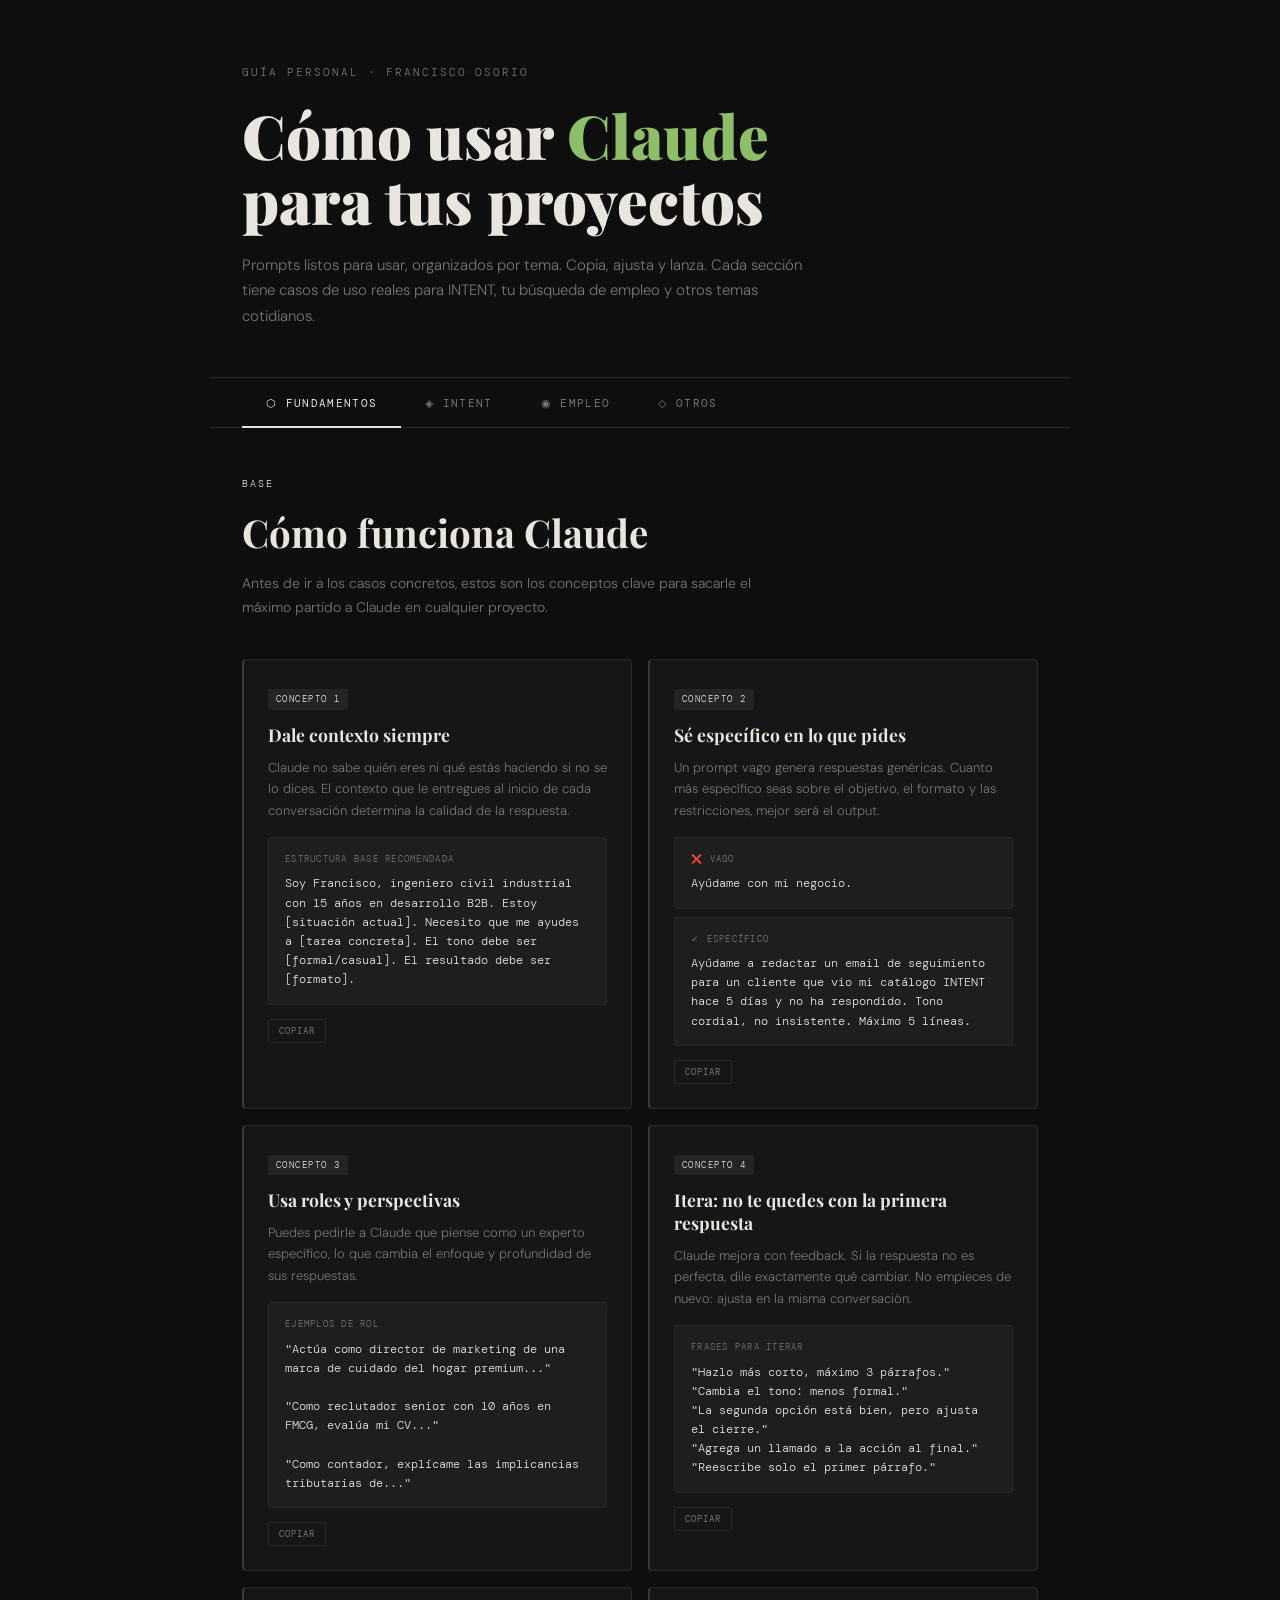
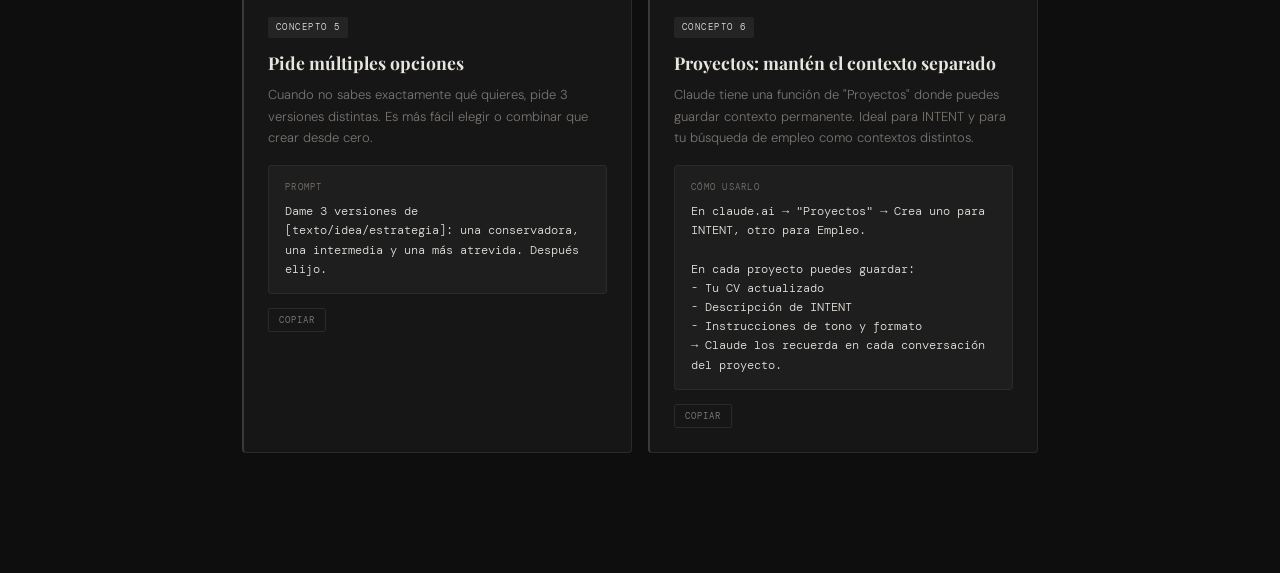
<file: Guia Uso Claude/index.html>
<!DOCTYPE html>
<html lang="es">
<head>
<meta charset="UTF-8">
<meta name="viewport" content="width=device-width, initial-scale=1.0">
<title>Cómo usar Claude — Francisco</title>
<link href="https://fonts.googleapis.com/css2?family=Playfair+Display:wght@400;700;900&family=DM+Mono:wght@300;400;500&family=DM+Sans:wght@300;400;500&display=swap" rel="stylesheet">
<style>
  :root {
    --bg: #0e0e0e;
    --surface: #161616;
    --surface2: #1e1e1e;
    --border: #2a2a2a;
    --accent-intent: #8fbe6a;
    --accent-empleo: #6aaebe;
    --accent-otros: #be8f6a;
    --text: #e8e4de;
    --muted: #7a7570;
    --tag-bg: #242424;
  }

  * { box-sizing: border-box; margin: 0; padding: 0; }

  body {
    background: var(--bg);
    color: var(--text);
    font-family: 'DM Sans', sans-serif;
    font-weight: 300;
    line-height: 1.6;
    min-height: 100vh;
    padding: 0 0 80px 0;
  }

  /* HERO */
  .hero {
    padding: 64px 32px 48px;
    max-width: 860px;
    margin: 0 auto;
    border-bottom: 1px solid var(--border);
  }

  .hero-eyebrow {
    font-family: 'DM Mono', monospace;
    font-size: 11px;
    letter-spacing: 0.18em;
    color: var(--muted);
    text-transform: uppercase;
    margin-bottom: 20px;
  }

  .hero h1 {
    font-family: 'Playfair Display', serif;
    font-size: clamp(2.2rem, 5vw, 3.8rem);
    font-weight: 900;
    line-height: 1.08;
    color: var(--text);
    margin-bottom: 20px;
  }

  .hero h1 span {
    color: var(--accent-intent);
  }

  .hero-sub {
    font-size: 15px;
    color: var(--muted);
    max-width: 580px;
    line-height: 1.7;
  }

  /* NAV TABS */
  .tabs {
    display: flex;
    gap: 0;
    max-width: 860px;
    margin: 0 auto;
    padding: 0 32px;
    border-bottom: 1px solid var(--border);
    position: sticky;
    top: 0;
    background: var(--bg);
    z-index: 10;
  }

  .tab {
    padding: 18px 24px 16px;
    font-family: 'DM Mono', monospace;
    font-size: 11px;
    letter-spacing: 0.12em;
    text-transform: uppercase;
    cursor: pointer;
    border: none;
    background: none;
    color: var(--muted);
    border-bottom: 2px solid transparent;
    margin-bottom: -1px;
    transition: all 0.2s;
  }

  .tab:hover { color: var(--text); }
  .tab.active-intent { color: var(--accent-intent); border-bottom-color: var(--accent-intent); }
  .tab.active-empleo { color: var(--accent-empleo); border-bottom-color: var(--accent-empleo); }
  .tab.active-otros { color: var(--accent-otros); border-bottom-color: var(--accent-otros); }
  .tab.active-fundamentos { color: var(--text); border-bottom-color: var(--text); }

  /* SECTIONS */
  .section {
    display: none;
    max-width: 860px;
    margin: 0 auto;
    padding: 48px 32px 0;
  }

  .section.visible { display: block; }

  /* SECTION HEADER */
  .section-label {
    font-family: 'DM Mono', monospace;
    font-size: 10px;
    letter-spacing: 0.2em;
    text-transform: uppercase;
    margin-bottom: 10px;
  }

  .section h2 {
    font-family: 'Playfair Display', serif;
    font-size: clamp(1.6rem, 3.5vw, 2.4rem);
    font-weight: 700;
    margin-bottom: 8px;
  }

  .section-desc {
    color: var(--muted);
    font-size: 14px;
    margin-bottom: 40px;
    max-width: 560px;
    line-height: 1.7;
  }

  /* CARDS */
  .cards {
    display: grid;
    grid-template-columns: repeat(auto-fill, minmax(340px, 1fr));
    gap: 16px;
    margin-bottom: 40px;
  }

  .card {
    background: var(--surface);
    border: 1px solid var(--border);
    border-radius: 4px;
    padding: 24px;
    transition: border-color 0.2s;
  }

  .card:hover { border-color: #3a3a3a; }

  .card-tag {
    display: inline-block;
    font-family: 'DM Mono', monospace;
    font-size: 9px;
    letter-spacing: 0.16em;
    text-transform: uppercase;
    padding: 3px 8px;
    border-radius: 2px;
    background: var(--tag-bg);
    margin-bottom: 14px;
  }

  .card h3 {
    font-family: 'Playfair Display', serif;
    font-size: 1.1rem;
    font-weight: 700;
    margin-bottom: 10px;
    line-height: 1.3;
  }

  .card p {
    font-size: 13px;
    color: var(--muted);
    line-height: 1.65;
    margin-bottom: 16px;
  }

  /* PROMPT BOX */
  .prompt-box {
    background: var(--surface2);
    border: 1px solid var(--border);
    border-radius: 3px;
    padding: 14px 16px;
    margin-bottom: 8px;
  }

  .prompt-label {
    font-family: 'DM Mono', monospace;
    font-size: 9px;
    letter-spacing: 0.14em;
    text-transform: uppercase;
    color: var(--muted);
    margin-bottom: 8px;
  }

  .prompt-text {
    font-family: 'DM Mono', monospace;
    font-size: 12px;
    color: var(--text);
    line-height: 1.6;
    white-space: pre-wrap;
  }

  .copy-btn {
    display: inline-block;
    font-family: 'DM Mono', monospace;
    font-size: 9px;
    letter-spacing: 0.12em;
    text-transform: uppercase;
    padding: 5px 10px;
    border-radius: 2px;
    border: 1px solid var(--border);
    background: none;
    color: var(--muted);
    cursor: pointer;
    transition: all 0.15s;
    margin-top: 6px;
  }

  .copy-btn:hover { color: var(--text); border-color: #4a4a4a; }
  .copy-btn.copied { color: var(--accent-intent); border-color: var(--accent-intent); }

  /* TIPS */
  .tip-list {
    list-style: none;
    display: flex;
    flex-direction: column;
    gap: 12px;
    margin-bottom: 32px;
  }

  .tip-list li {
    display: flex;
    gap: 14px;
    align-items: flex-start;
    font-size: 13px;
    line-height: 1.6;
    color: var(--muted);
  }

  .tip-num {
    font-family: 'DM Mono', monospace;
    font-size: 10px;
    color: var(--muted);
    min-width: 20px;
    padding-top: 2px;
    opacity: 0.5;
  }

  /* DIVIDER */
  .divider {
    border: none;
    border-top: 1px solid var(--border);
    margin: 32px 0;
  }

  /* ACCENT COLORS per section */
  .intent .section-label { color: var(--accent-intent); }
  .intent .card-tag { color: var(--accent-intent); }
  .intent .card { border-left: 2px solid var(--accent-intent); }

  .empleo .section-label { color: var(--accent-empleo); }
  .empleo .card-tag { color: var(--accent-empleo); }
  .empleo .card { border-left: 2px solid var(--accent-empleo); }

  .otros .section-label { color: var(--accent-otros); }
  .otros .card-tag { color: var(--accent-otros); }
  .otros .card { border-left: 2px solid var(--accent-otros); }

  .fundamentos .section-label { color: var(--text); }
  .fundamentos .card { border-left: 2px solid #3a3a3a; }

  /* BADGE */
  .badge {
    display: inline-flex;
    align-items: center;
    gap: 6px;
    font-family: 'DM Mono', monospace;
    font-size: 10px;
    letter-spacing: 0.1em;
    padding: 4px 10px;
    border-radius: 2px;
    border: 1px solid;
    margin-bottom: 6px;
  }

  .badge.pro { color: var(--accent-intent); border-color: var(--accent-intent); }
  .badge.tip { color: var(--accent-empleo); border-color: var(--accent-empleo); }

</style>
</head>
<body>

<div class="hero">
  <div class="hero-eyebrow">Guía personal · Francisco Osorio</div>
  <h1>Cómo usar <span>Claude</span><br>para tus proyectos</h1>
  <p class="hero-sub">Prompts listos para usar, organizados por tema. Copia, ajusta y lanza. Cada sección tiene casos de uso reales para INTENT, tu búsqueda de empleo y otros temas cotidianos.</p>
</div>

<div class="tabs">
  <button class="tab active-fundamentos" onclick="show('fundamentos', this)">⬡ Fundamentos</button>
  <button class="tab" onclick="show('intent', this)">◈ INTENT</button>
  <button class="tab" onclick="show('empleo', this)">◉ Empleo</button>
  <button class="tab" onclick="show('otros', this)">◇ Otros</button>
</div>


<!-- ═══════════════════════════════════════════════════ FUNDAMENTOS -->
<div id="fundamentos" class="section visible fundamentos">
  <div class="section-label">Base</div>
  <h2>Cómo funciona Claude</h2>
  <p class="section-desc">Antes de ir a los casos concretos, estos son los conceptos clave para sacarle el máximo partido a Claude en cualquier proyecto.</p>

  <div class="cards">
    <div class="card">
      <div class="card-tag">Concepto 1</div>
      <h3>Dale contexto siempre</h3>
      <p>Claude no sabe quién eres ni qué estás haciendo si no se lo dices. El contexto que le entregues al inicio de cada conversación determina la calidad de la respuesta.</p>
      <div class="prompt-box">
        <div class="prompt-label">Estructura base recomendada</div>
        <div class="prompt-text">Soy Francisco, ingeniero civil industrial con 15 años en desarrollo B2B. Estoy [situación actual]. Necesito que me ayudes a [tarea concreta]. El tono debe ser [formal/casual]. El resultado debe ser [formato].</div>
      </div>
      <button class="copy-btn" onclick="copyPrompt(this)">Copiar</button>
    </div>

    <div class="card">
      <div class="card-tag">Concepto 2</div>
      <h3>Sé específico en lo que pides</h3>
      <p>Un prompt vago genera respuestas genéricas. Cuanto más específico seas sobre el objetivo, el formato y las restricciones, mejor será el output.</p>
      <div class="prompt-box">
        <div class="prompt-label">❌ Vago</div>
        <div class="prompt-text">Ayúdame con mi negocio.</div>
      </div>
      <div class="prompt-box">
        <div class="prompt-label">✓ Específico</div>
        <div class="prompt-text">Ayúdame a redactar un email de seguimiento para un cliente que vio mi catálogo INTENT hace 5 días y no ha respondido. Tono cordial, no insistente. Máximo 5 líneas.</div>
      </div>
      <button class="copy-btn" onclick="copyPrompt(this)">Copiar</button>
    </div>

    <div class="card">
      <div class="card-tag">Concepto 3</div>
      <h3>Usa roles y perspectivas</h3>
      <p>Puedes pedirle a Claude que piense como un experto específico, lo que cambia el enfoque y profundidad de sus respuestas.</p>
      <div class="prompt-box">
        <div class="prompt-label">Ejemplos de rol</div>
        <div class="prompt-text">"Actúa como director de marketing de una marca de cuidado del hogar premium..."

"Como reclutador senior con 10 años en FMCG, evalúa mi CV..."

"Como contador, explícame las implicancias tributarias de..."</div>
      </div>
      <button class="copy-btn" onclick="copyPrompt(this)">Copiar</button>
    </div>

    <div class="card">
      <div class="card-tag">Concepto 4</div>
      <h3>Itera: no te quedes con la primera respuesta</h3>
      <p>Claude mejora con feedback. Si la respuesta no es perfecta, dile exactamente qué cambiar. No empieces de nuevo: ajusta en la misma conversación.</p>
      <div class="prompt-box">
        <div class="prompt-label">Frases para iterar</div>
        <div class="prompt-text">"Hazlo más corto, máximo 3 párrafos."
"Cambia el tono: menos formal."
"La segunda opción está bien, pero ajusta el cierre."
"Agrega un llamado a la acción al final."
"Reescribe solo el primer párrafo."</div>
      </div>
      <button class="copy-btn" onclick="copyPrompt(this)">Copiar</button>
    </div>

    <div class="card">
      <div class="card-tag">Concepto 5</div>
      <h3>Pide múltiples opciones</h3>
      <p>Cuando no sabes exactamente qué quieres, pide 3 versiones distintas. Es más fácil elegir o combinar que crear desde cero.</p>
      <div class="prompt-box">
        <div class="prompt-label">Prompt</div>
        <div class="prompt-text">Dame 3 versiones de [texto/idea/estrategia]: una conservadora, una intermedia y una más atrevida. Después elijo.</div>
      </div>
      <button class="copy-btn" onclick="copyPrompt(this)">Copiar</button>
    </div>

    <div class="card">
      <div class="card-tag">Concepto 6</div>
      <h3>Proyectos: mantén el contexto separado</h3>
      <p>Claude tiene una función de "Proyectos" donde puedes guardar contexto permanente. Ideal para INTENT y para tu búsqueda de empleo como contextos distintos.</p>
      <div class="prompt-box">
        <div class="prompt-label">Cómo usarlo</div>
        <div class="prompt-text">En claude.ai → "Proyectos" → Crea uno para INTENT, otro para Empleo.

En cada proyecto puedes guardar:
- Tu CV actualizado
- Descripción de INTENT
- Instrucciones de tono y formato
→ Claude los recuerda en cada conversación del proyecto.</div>
      </div>
      <button class="copy-btn" onclick="copyPrompt(this)">Copiar</button>
    </div>
  </div>

</div>


<!-- ═══════════════════════════════════════════════════ INTENT -->
<div id="intent" class="section intent">
  <div class="section-label">Proyecto</div>
  <h2>INTENT — Comercial Verde Origen</h2>
  <p class="section-desc">Prompts y casos de uso para el día a día de tu marca: contenido, estrategia comercial, logística, clientes y más.</p>

  <div class="cards">

    <div class="card">
      <div class="card-tag">Contenido · Instagram</div>
      <h3>Copy para publicaciones</h3>
      <p>Genera contenido para tus hashtags #MomentosIntent y #HazDeLoCotidianoAlgoMejor de forma consistente con la voz de la marca.</p>
      <div class="prompt-box">
        <div class="prompt-label">Prompt listo</div>
        <div class="prompt-text">Soy la marca INTENT, cuidado del hogar premium chilena. Escríbeme un copy para Instagram destacando nuestro jabón de manos. Tono: cálido, cotidiano, aspiracional sin ser pretencioso. Cierra con #MomentosIntent. Máximo 5 líneas + 5 hashtags relevantes.</div>
      </div>
      <button class="copy-btn" onclick="copyPrompt(this)">Copiar</button>
    </div>

    <div class="card">
      <div class="card-tag">Contenido · Aromatizantes</div>
      <h3>Descripciones de producto</h3>
      <p>Para tus aromatizantes (Verbena & Bergamota, Té Verde, Higo Silvestre), genera fichas de producto persuasivas.</p>
      <div class="prompt-box">
        <div class="prompt-label">Prompt listo</div>
        <div class="prompt-text">Escríbeme una descripción de producto de 3 párrafos para el aromatizante INTENT "Verbena & Bergamota". Debe evocar frescura, despertar sensorial, momento de calma en el hogar. Tono sofisticado pero accesible. Para usar en e-commerce y catálogo PDF.</div>
      </div>
      <button class="copy-btn" onclick="copyPrompt(this)">Copiar</button>
    </div>

    <div class="card">
      <div class="card-tag">Comercial · B2B</div>
      <h3>Emails a clientes o prospectos</h3>
      <p>Redacta emails comerciales: presentación de marca, seguimiento, respuesta a objeciones, negociación de condiciones.</p>
      <div class="prompt-box">
        <div class="prompt-label">Prompt listo</div>
        <div class="prompt-text">Redacta un email de presentación de INTENT para un comprador de cadena de retail o supermercado. Destaca: marca chilena premium, línea de jabón de manos, aromatizantes, lavavajillas y detergente. Incluye invitación a reunión. Tono profesional, directo. Máximo 200 palabras.</div>
      </div>
      <button class="copy-btn" onclick="copyPrompt(this)">Copiar</button>
    </div>

    <div class="card">
      <div class="card-tag">Estrategia</div>
      <h3>Análisis y decisiones de negocio</h3>
      <p>Usa Claude como sounding board para evaluar opciones, analizar riesgos o estructurar tu pensamiento antes de decidir.</p>
      <div class="prompt-box">
        <div class="prompt-label">Prompt listo</div>
        <div class="prompt-text">Tengo que decidir entre [opción A] y [opción B] para INTENT. Contexto: somos una marca en etapa inicial de crecimiento, canal e-commerce + 3PL. Ayúdame a estructurar los pros y contras de cada opción y dame tu recomendación con justificación.</div>
      </div>
      <button class="copy-btn" onclick="copyPrompt(this)">Copiar</button>
    </div>

    <div class="card">
      <div class="card-tag">Logística · Ops</div>
      <h3>Comunicaciones con 3PL y proveedores</h3>
      <p>Redacta mensajes claros y profesionales para coordinar con operadores logísticos, proveedores de insumos o agencias.</p>
      <div class="prompt-box">
        <div class="prompt-label">Prompt listo</div>
        <div class="prompt-text">Redacta un mensaje para mi operador logístico 3PL comunicando [situación: nuevo ingreso de stock / problema con despacho / cambio de instrucciones]. Tono: profesional y claro. Incluye los datos relevantes: [describe la situación]. Formato: mensaje de WhatsApp, conversacional.</div>
      </div>
      <button class="copy-btn" onclick="copyPrompt(this)">Copiar</button>
    </div>

    <div class="card">
      <div class="card-tag">E-commerce</div>
      <h3>Textos para tienda online</h3>
      <p>Home, categorías, FAQ, políticas: genera todos los textos de tu e-commerce con consistencia de voz.</p>
      <div class="prompt-box">
        <div class="prompt-label">Prompt listo</div>
        <div class="prompt-text">Escríbeme el texto para la sección "Sobre INTENT" de nuestra tienda online. Somos una marca chilena de cuidado del hogar que cree que lo cotidiano puede ser mejor. Productos: jabón de manos, aromatizantes, lavavajillas y detergente. Tono: cercano, auténtico, con propósito. Máximo 120 palabras.</div>
      </div>
      <button class="copy-btn" onclick="copyPrompt(this)">Copiar</button>
    </div>

  </div>
</div>


<!-- ═══════════════════════════════════════════════════ EMPLEO -->
<div id="empleo" class="section empleo">
  <div class="section-label">Búsqueda</div>
  <h2>Búsqueda de Empleo</h2>
  <p class="section-desc">Desde adaptar tu CV a una oferta específica hasta preparar entrevistas y redactar mensajes en LinkedIn. Todo con tu perfil de base.</p>

  <div class="cards">

    <div class="card">
      <div class="card-tag">CV · Postulación</div>
      <h3>Adaptar CV a una oferta</h3>
      <p>Pega la oferta de empleo y tu CV. Claude identifica los matches, sugiere qué enfatizar y reformula bullets para alinearlos con lo que pide la empresa.</p>
      <div class="prompt-box">
        <div class="prompt-label">Prompt listo</div>
        <div class="prompt-text">Tengo este CV: [pega tu CV]

Esta es la oferta de empleo: [pega la oferta]

Analiza el match, dime qué fortalezas de mi perfil son más relevantes para este rol, y sugiere cómo reformular 3–5 bullets de mi CV para alinearlos con lo que pide la empresa. No inventes experiencias.</div>
      </div>
      <button class="copy-btn" onclick="copyPrompt(this)">Copiar</button>
    </div>

    <div class="card">
      <div class="card-tag">Carta · Postulación</div>
      <h3>Carta de presentación</h3>
      <p>Genera una carta personalizada que conecte tu trayectoria con el cargo específico al que postulas.</p>
      <div class="prompt-box">
        <div class="prompt-label">Prompt listo</div>
        <div class="prompt-text">Escríbeme una carta de presentación para el cargo de [nombre del cargo] en [empresa]. Soy Francisco Osorio, ingeniero civil industrial con 15 años en desarrollo comercial B2B, gestión de proyectos e industrias como minería, transporte y tecnología. También fundé y opero INTENT, marca de consumo. Tono: seguro, genuino, sin ser genérico. Máximo 250 palabras.</div>
      </div>
      <button class="copy-btn" onclick="copyPrompt(this)">Copiar</button>
    </div>

    <div class="card">
      <div class="card-tag">LinkedIn</div>
      <h3>Mensajes de contacto y outreach</h3>
      <p>Redacta mensajes directos a reclutadores o contactos clave, en tono profesional y humano, no robótico.</p>
      <div class="prompt-box">
        <div class="prompt-label">Prompt listo</div>
        <div class="prompt-text">Redacta un mensaje de LinkedIn para enviar a [reclutador / contacto en empresa X]. Quiero expresar interés en el cargo de [cargo] o en conectar para explorar oportunidades. Mi perfil: ingeniero con experiencia en B2B y fundador de INTENT. Tono: directo, auténtico, sin sonar desesperado. Máximo 4 líneas.</div>
      </div>
      <button class="copy-btn" onclick="copyPrompt(this)">Copiar</button>
    </div>

    <div class="card">
      <div class="card-tag">Entrevista</div>
      <h3>Preparar respuestas a preguntas clave</h3>
      <p>Simula una entrevista o te ayuda a preparar respuestas a las preguntas más comunes, usando tu experiencia real.</p>
      <div class="prompt-box">
        <div class="prompt-label">Prompt listo</div>
        <div class="prompt-text">Simula ser un entrevistador de [tipo de empresa o cargo]. Hazme 5 preguntas difíciles típicas de una entrevista para un cargo de [gerente comercial / KAM / desarrollo de negocios]. Después de que responda cada una, dame feedback sobre qué mejorar en mi respuesta.</div>
      </div>
      <button class="copy-btn" onclick="copyPrompt(this)">Copiar</button>
    </div>

    <div class="card">
      <div class="card-tag">Análisis</div>
      <h3>Evaluar una oferta de empleo</h3>
      <p>Antes de postular o aceptar, analiza si la oferta calza realmente con tu perfil y objetivos.</p>
      <div class="prompt-box">
        <div class="prompt-label">Prompt listo</div>
        <div class="prompt-text">Analiza esta oferta de empleo y dime: 1) Qué tan bien calza con mi perfil (ingeniero civil industrial, 15 años B2B, fundador), 2) Posibles brechas entre lo que piden y lo que tengo, 3) Si es una buena oportunidad estratégica para mi carrera. Oferta: [pega el texto]</div>
      </div>
      <button class="copy-btn" onclick="copyPrompt(this)">Copiar</button>
    </div>

    <div class="card">
      <div class="card-tag">Inglés</div>
      <h3>Practicar inglés para entrevistas</h3>
      <p>Claude puede simular entrevistas en inglés y corregirte en tiempo real, adaptado a tu nivel actual.</p>
      <div class="prompt-box">
        <div class="prompt-label">Prompt listo</div>
        <div class="prompt-text">Let's practice a job interview in English. I'm at an intermediate level. Ask me one question at a time for a Business Development Manager role. After each answer, correct my grammar mistakes gently and suggest a better way to phrase it if needed. Then continue with the next question.</div>
      </div>
      <button class="copy-btn" onclick="copyPrompt(this)">Copiar</button>
    </div>

  </div>
</div>


<!-- ═══════════════════════════════════════════════════ OTROS -->
<div id="otros" class="section otros">
  <div class="section-label">Cotidiano</div>
  <h2>Otros temas</h2>
  <p class="section-desc">Claude también es útil para el día a día: finanzas personales, planificación, comunicaciones difíciles, aprender cosas nuevas y más.</p>

  <div class="cards">

    <div class="card">
      <div class="card-tag">Finanzas</div>
      <h3>Análisis de costos y proyecciones</h3>
      <p>Pega datos en texto o tabla y pídele que analice, proyecte o identifique oportunidades de mejora.</p>
      <div class="prompt-box">
        <div class="prompt-label">Prompt listo</div>
        <div class="prompt-text">Tengo estos costos mensuales: [lista tus datos]. Ayúdame a: 1) Identificar dónde puedo optimizar, 2) Proyectar el flujo a 6 meses si reduzco [X] en un 20%, 3) Dame una tabla resumen clara.</div>
      </div>
      <button class="copy-btn" onclick="copyPrompt(this)">Copiar</button>
    </div>

    <div class="card">
      <div class="card-tag">Comunicación</div>
      <h3>Mensajes difíciles o delicados</h3>
      <p>Redacta mensajes complicados: cobros, rechazos, malas noticias, negociaciones tensas, sin perder el hilo humano.</p>
      <div class="prompt-box">
        <div class="prompt-label">Prompt listo</div>
        <div class="prompt-text">Necesito enviar un mensaje a [persona / empresa] sobre [situación delicada]. El objetivo es [qué quiero lograr] sin dañar la relación. Tono: firme pero cordial. Dame 2 versiones: una más directa y una más diplomática.</div>
      </div>
      <button class="copy-btn" onclick="copyPrompt(this)">Copiar</button>
    </div>

    <div class="card">
      <div class="card-tag">Aprendizaje</div>
      <h3>Entender temas nuevos rápido</h3>
      <p>Ideal para ponerte al día en temas técnicos, legales o de negocio de los que no eres experto.</p>
      <div class="prompt-box">
        <div class="prompt-label">Prompt listo</div>
        <div class="prompt-text">Explícame [tema] como si fuera un ingeniero con experiencia en negocios pero sin conocimiento técnico de este tema en particular. Dame primero un resumen ejecutivo en 5 líneas, luego los 3 conceptos clave que necesito entender, y al final dime qué preguntas debería hacer si estuviera negociando esto.</div>
      </div>
      <button class="copy-btn" onclick="copyPrompt(this)">Copiar</button>
    </div>

    <div class="card">
      <div class="card-tag">Planificación</div>
      <h3>Organizar semanas y proyectos</h3>
      <p>Usa Claude para descomponer proyectos grandes en tareas manejables, asignar prioridades y pensar en plazos realistas.</p>
      <div class="prompt-box">
        <div class="prompt-label">Prompt listo</div>
        <div class="prompt-text">Tengo estos proyectos activos: INTENT (etapa comercial inicial), búsqueda de empleo, y [otros]. Esta semana tengo disponibles aproximadamente [N] horas. Ayúdame a priorizar qué hacer primero y arma un plan de semana realista con bloques de tiempo.</div>
      </div>
      <button class="copy-btn" onclick="copyPrompt(this)">Copiar</button>
    </div>

    <div class="card">
      <div class="card-tag">Inglés</div>
      <h3>Práctica de conversación diaria</h3>
      <p>Claude puede ser tu compañero de práctica de inglés en cualquier momento, corrigiéndote con paciencia y sin juicio.</p>
      <div class="prompt-box">
        <div class="prompt-label">Prompt listo</div>
        <div class="prompt-text">Let's have a casual conversation in English to help me practice. I'm at a basic-intermediate level. Please correct my mistakes at the end of each of my messages, not mid-sentence. Keep corrections friendly. Topic: [elige: my week / my business / current news / etc.]</div>
      </div>
      <button class="copy-btn" onclick="copyPrompt(this)">Copiar</button>
    </div>

    <div class="card">
      <div class="card-tag">Documentos</div>
      <h3>Resumir o analizar documentos</h3>
      <p>Pega contratos, propuestas o reportes largos y pídele que los resuma, identifique riesgos o responda preguntas específicas.</p>
      <div class="prompt-box">
        <div class="prompt-label">Prompt listo</div>
        <div class="prompt-text">Lee este documento y dime: 1) Resumen ejecutivo en 5 puntos, 2) Los 3 puntos que más me deberían importar, 3) Algún punto ambiguo o riesgoso que deba revisar con cuidado. Documento: [pega el texto]</div>
      </div>
      <button class="copy-btn" onclick="copyPrompt(this)">Copiar</button>
    </div>

  </div>
</div>

<script>
  function show(id, btn) {
    document.querySelectorAll('.section').forEach(s => s.classList.remove('visible'));
    document.getElementById(id).classList.add('visible');
    document.querySelectorAll('.tab').forEach(t => {
      t.className = 'tab';
    });
    const map = { fundamentos: 'active-fundamentos', intent: 'active-intent', empleo: 'active-empleo', otros: 'active-otros' };
    btn.classList.add(map[id]);
  }

  function copyPrompt(btn) {
    const box = btn.previousElementSibling;
    const text = box.querySelector('.prompt-text').innerText;
    navigator.clipboard.writeText(text).then(() => {
      btn.textContent = '✓ Copiado';
      btn.classList.add('copied');
      setTimeout(() => {
        btn.textContent = 'Copiar';
        btn.classList.remove('copied');
      }, 1800);
    });
  }
</script>
</body>
</html>
</file>
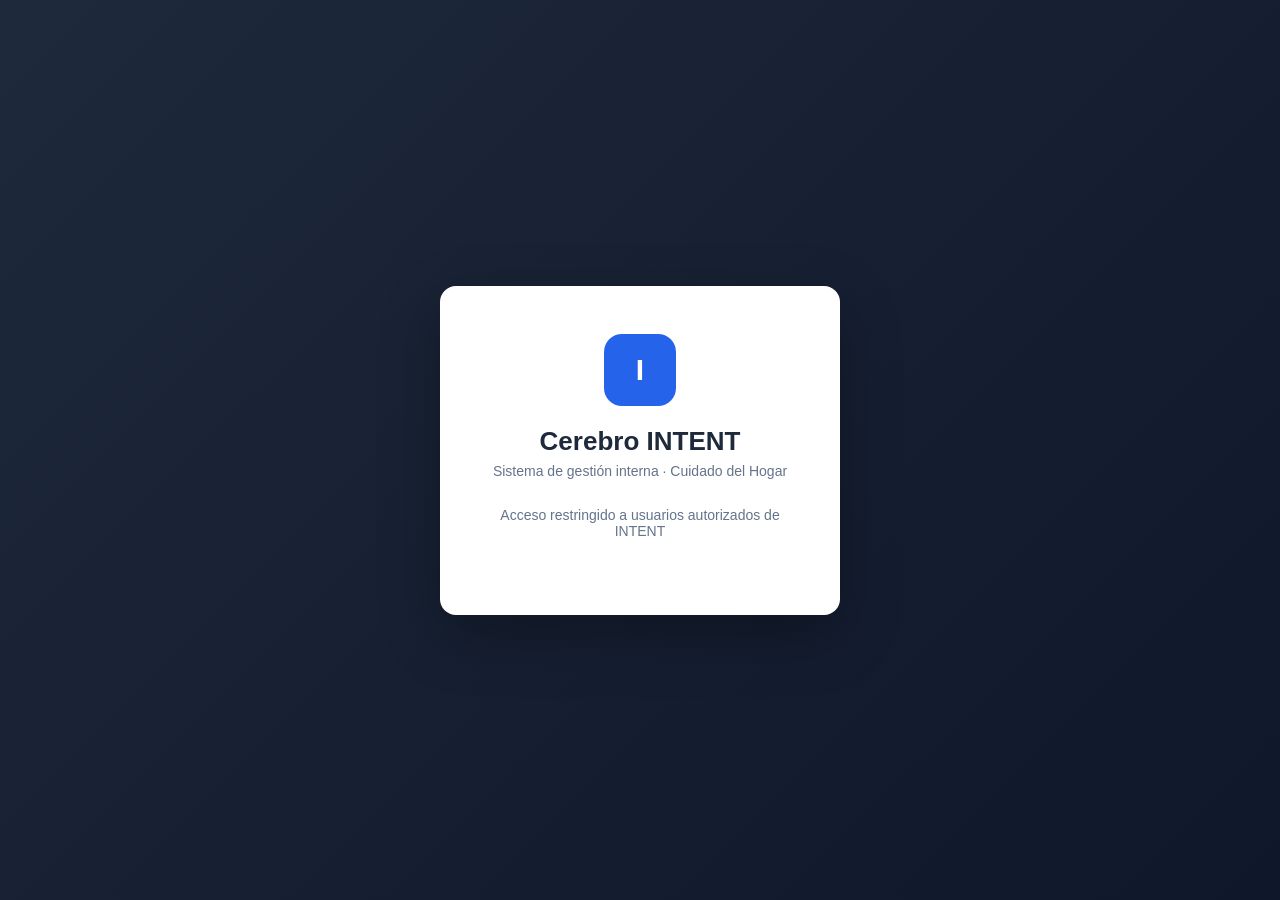
<file: cerebro.html>
<!DOCTYPE html>
<html lang="es">
<head>
<meta charset="UTF-8">
<meta name="viewport" content="width=device-width, initial-scale=1.0">
<title>Cerebro INTENT</title>
<style>
*,*::before,*::after{box-sizing:border-box;margin:0;padding:0}
:root{
  --primary:#2563EB;--primary-dark:#1D4ED8;--primary-light:#EFF6FF;
  --sidebar-bg:#1E293B;--sidebar-text:#94A3B8;--sidebar-hover:#334155;
  --bg:#F1F5F9;--card:#FFFFFF;--border:#E2E8F0;
  --text:#1E293B;--text-muted:#64748B;
  --success:#10B981;--warning:#F59E0B;--danger:#EF4444;
  --radius:8px;
  --shadow:0 1px 3px rgba(0,0,0,.1),0 1px 2px rgba(0,0,0,.06);
  --shadow-md:0 4px 6px -1px rgba(0,0,0,.1),0 2px 4px -1px rgba(0,0,0,.06);
  --sw:240px;
}
body{font-family:-apple-system,BlinkMacSystemFont,'Segoe UI',Roboto,sans-serif;background:var(--bg);color:var(--text);min-height:100vh}

/* ── LOGIN ── */
#login-screen{display:flex;align-items:center;justify-content:center;min-height:100vh;background:linear-gradient(135deg,#1E293B,#0F172A)}
.login-card{background:#fff;padding:48px;border-radius:16px;box-shadow:0 20px 60px rgba(0,0,0,.3);text-align:center;max-width:400px;width:90%}
.login-logo{width:72px;height:72px;background:var(--primary);border-radius:18px;display:flex;align-items:center;justify-content:center;margin:0 auto 20px;font-size:30px;color:#fff;font-weight:900}
.login-card h1{font-size:26px;font-weight:700;margin-bottom:6px}
.login-card p{color:var(--text-muted);margin-bottom:28px;font-size:14px}
.login-note{margin-top:16px;font-size:12px;color:var(--text-muted)}

/* ── APP LAYOUT ── */
#app{display:none;min-height:100vh}
.sidebar{position:fixed;left:0;top:0;bottom:0;width:var(--sw);background:var(--sidebar-bg);overflow-y:auto;z-index:100;display:flex;flex-direction:column;transition:transform .3s}
.sidebar-header{padding:18px 14px;border-bottom:1px solid #334155}
.sidebar-logo{display:flex;align-items:center;gap:9px;color:#fff;font-weight:700;font-size:16px}
.logo-icon{width:30px;height:30px;background:var(--primary);border-radius:7px;display:flex;align-items:center;justify-content:center;font-size:15px;font-weight:900;flex-shrink:0}
.sidebar-user{padding:10px 14px;border-bottom:1px solid #334155;display:flex;align-items:center;gap:9px}
.user-avatar{width:30px;height:30px;border-radius:50%;background:var(--primary);display:flex;align-items:center;justify-content:center;color:#fff;font-size:12px;font-weight:700;flex-shrink:0}
.user-name{color:#fff;font-size:12px;font-weight:600}
.user-role{color:var(--sidebar-text);font-size:11px}
.sidebar-nav{padding:12px 8px;flex:1}
.nav-section{margin-bottom:20px}
.nav-section-label{color:#475569;font-size:10px;font-weight:700;text-transform:uppercase;letter-spacing:.1em;padding:0 8px;margin-bottom:3px}
.nav-item{display:flex;align-items:center;gap:9px;padding:8px 10px;border-radius:6px;color:var(--sidebar-text);cursor:pointer;transition:all .15s;font-size:13px;font-weight:500;user-select:none}
.nav-item:hover{background:var(--sidebar-hover);color:#fff}
.nav-item.active{background:var(--primary);color:#fff}
.nav-icon{width:16px;text-align:center;flex-shrink:0;font-size:14px}
.sidebar-footer{padding:10px 8px;border-top:1px solid #334155}
.main-content{margin-left:var(--sw);min-height:100vh;display:flex;flex-direction:column}
.topbar{background:#fff;border-bottom:1px solid var(--border);padding:0 22px;height:54px;display:flex;align-items:center;justify-content:space-between;position:sticky;top:0;z-index:50}
.topbar-title{font-size:15px;font-weight:600}
.topbar-actions{display:flex;gap:8px;align-items:center}
.content-area{padding:20px;flex:1}

/* ── CARDS ── */
.card{background:var(--card);border-radius:var(--radius);box-shadow:var(--shadow);overflow:hidden}
.card-header{padding:14px 18px;border-bottom:1px solid var(--border);display:flex;align-items:center;justify-content:space-between;gap:8px}
.card-title{font-size:14px;font-weight:600}
.card-body{padding:18px}

/* ── BUTTONS ── */
.btn{display:inline-flex;align-items:center;gap:5px;padding:7px 14px;border-radius:6px;font-size:13px;font-weight:500;cursor:pointer;border:none;transition:all .15s;line-height:1.4}
.btn-primary{background:var(--primary);color:#fff}
.btn-primary:hover{background:var(--primary-dark)}
.btn-secondary{background:var(--bg);color:var(--text);border:1px solid var(--border)}
.btn-secondary:hover{background:var(--border)}
.btn-danger{background:var(--danger);color:#fff}
.btn-sm{padding:4px 10px;font-size:12px}
.btn-close{background:none;border:none;cursor:pointer;color:var(--text-muted);font-size:20px;line-height:1;padding:2px;transition:color .15s}
.btn-close:hover{color:var(--text)}
.btn:disabled{opacity:.6;cursor:not-allowed}

/* ── FORMS ── */
.form-group{margin-bottom:14px}
.form-label{display:block;font-size:11px;font-weight:700;color:var(--text-muted);margin-bottom:5px;text-transform:uppercase;letter-spacing:.05em}
.form-control{width:100%;padding:8px 11px;border:1px solid var(--border);border-radius:6px;font-size:13px;color:var(--text);background:#fff;outline:none;transition:border-color .15s;font-family:inherit}
.form-control:focus{border-color:var(--primary);box-shadow:0 0 0 3px rgba(37,99,235,.1)}
.form-control:disabled{background:var(--bg);color:var(--text-muted)}
select.form-control{appearance:none;background-image:url("data:image/svg+xml,%3csvg xmlns='http://www.w3.org/2000/svg' fill='none' viewBox='0 0 20 20'%3e%3cpath stroke='%236b7280' stroke-linecap='round' stroke-linejoin='round' stroke-width='1.5' d='M6 8l4 4 4-4'/%3e%3c/svg%3e");background-repeat:no-repeat;background-position:right 8px center;background-size:16px;padding-right:30px}
textarea.form-control{resize:vertical;min-height:72px}
.form-grid{display:grid;grid-template-columns:1fr 1fr;gap:14px}
.form-grid-3{display:grid;grid-template-columns:1fr 1fr 1fr;gap:14px}
.col-span-2{grid-column:span 2}
.col-span-3{grid-column:span 3}
.form-hint{font-size:11px;color:var(--text-muted);margin-top:4px}

/* ── TABLES ── */
.table-container{overflow-x:auto}
table{width:100%;border-collapse:collapse;font-size:13px}
th{background:var(--bg);padding:9px 11px;text-align:left;font-size:11px;font-weight:700;text-transform:uppercase;letter-spacing:.05em;color:var(--text-muted);border-bottom:1px solid var(--border);white-space:nowrap}
td{padding:10px 11px;border-bottom:1px solid var(--border);vertical-align:middle}
tr:last-child td{border-bottom:none}
tr:hover td{background:#F8FAFC}

/* ── BADGES ── */
.badge{display:inline-flex;align-items:center;padding:2px 7px;border-radius:999px;font-size:11px;font-weight:600}
.badge-success{background:#D1FAE5;color:#065F46}
.badge-warning{background:#FEF3C7;color:#92400E}
.badge-danger{background:#FEE2E2;color:#991B1B}
.badge-info{background:#DBEAFE;color:#1E40AF}
.badge-gray{background:#F1F5F9;color:#475569}
.sku-badge{font-family:monospace;font-size:11px;background:var(--bg);padding:2px 6px;border-radius:4px;color:var(--primary);font-weight:600}
.channel-pill{display:inline-flex;padding:2px 7px;border-radius:999px;font-size:11px;font-weight:600;background:var(--primary-light);color:var(--primary);margin:1px}
.stage-badge{display:inline-flex;padding:2px 7px;border-radius:4px;font-size:11px;font-weight:600}
.st-prospecto{background:#F1F5F9;color:#475569}
.st-contacto{background:#DBEAFE;color:#1E40AF}
.st-propuesta{background:#FEF3C7;color:#92400E}
.st-negociacion{background:#FDE8D8;color:#9A3412}
.st-cerrado{background:#D1FAE5;color:#065F46}
.st-perdido{background:#FEE2E2;color:#991B1B}

/* ── SEARCH ── */
.search-bar{display:flex;gap:8px;margin-bottom:14px;align-items:center;flex-wrap:wrap}
.search-wrap{position:relative;flex:1;min-width:180px}
.search-icon{position:absolute;left:9px;top:50%;transform:translateY(-50%);color:var(--text-muted);font-size:13px;pointer-events:none}
.search-input{width:100%;padding:8px 11px 8px 30px;border:1px solid var(--border);border-radius:6px;font-size:13px;outline:none;transition:border-color .15s;font-family:inherit}
.search-input:focus{border-color:var(--primary);box-shadow:0 0 0 3px rgba(37,99,235,.1)}

/* ── MODAL ── */
.modal-overlay{display:none;position:fixed;inset:0;background:rgba(0,0,0,.5);z-index:1000;align-items:center;justify-content:center;padding:16px}
.modal-overlay.active{display:flex}
.modal{background:#fff;border-radius:12px;box-shadow:0 20px 60px rgba(0,0,0,.3);width:100%;max-height:90vh;overflow-y:auto;display:flex;flex-direction:column}
.modal-sm{max-width:440px}.modal-md{max-width:620px}.modal-lg{max-width:840px}
.modal-header{padding:18px 22px;border-bottom:1px solid var(--border);display:flex;align-items:center;justify-content:space-between;flex-shrink:0}
.modal-title{font-size:15px;font-weight:700}
.modal-body{padding:22px;overflow-y:auto}
.modal-footer{padding:14px 22px;border-top:1px solid var(--border);display:flex;gap:8px;justify-content:flex-end;flex-shrink:0}

/* ── TOASTS ── */
.toast-container{position:fixed;bottom:22px;right:22px;z-index:2000;display:flex;flex-direction:column;gap:8px}
.toast{background:#fff;border-radius:8px;box-shadow:var(--shadow-md);padding:11px 14px;display:flex;align-items:center;gap:9px;font-size:13px;font-weight:500;min-width:230px;max-width:360px;animation:slideIn .2s ease;border-left:4px solid var(--primary)}
.toast.success{border-color:var(--success)}.toast.error{border-color:var(--danger)}.toast.warning{border-color:var(--warning)}
@keyframes slideIn{from{transform:translateX(110%);opacity:0}to{transform:translateX(0);opacity:1}}

/* ── MISC ── */
.loading{display:flex;align-items:center;justify-content:center;padding:48px;color:var(--text-muted);flex-direction:column;gap:12px}
.spinner{width:28px;height:28px;border:3px solid var(--border);border-top-color:var(--primary);border-radius:50%;animation:spin .8s linear infinite}
@keyframes spin{to{transform:rotate(360deg)}}
.empty-state{text-align:center;padding:44px 20px;color:var(--text-muted)}
.empty-icon{font-size:36px;margin-bottom:10px}
.empty-state h3{font-size:14px;font-weight:600;margin-bottom:5px;color:var(--text)}
.empty-state p{font-size:13px}
.stats-grid{display:grid;grid-template-columns:repeat(auto-fit,minmax(160px,1fr));gap:14px;margin-bottom:20px}
.stat-card{background:#fff;border-radius:var(--radius);box-shadow:var(--shadow);padding:18px}
.stat-label{font-size:10px;font-weight:700;text-transform:uppercase;letter-spacing:.05em;color:var(--text-muted);margin-bottom:6px}
.stat-value{font-size:26px;font-weight:700}
.section-header{display:flex;align-items:center;justify-content:space-between;margin-bottom:14px}
.section-title{font-size:17px;font-weight:700}
.info-grid{display:grid;grid-template-columns:1fr 1fr;gap:12px}
.info-item label{font-size:10px;font-weight:700;text-transform:uppercase;letter-spacing:.05em;color:var(--text-muted);display:block;margin-bottom:3px}
.info-item p{font-size:13px}
.tabs{display:flex;border-bottom:1px solid var(--border);margin-bottom:18px}
.tab{padding:9px 14px;font-size:13px;font-weight:500;cursor:pointer;color:var(--text-muted);border-bottom:2px solid transparent;margin-bottom:-1px;transition:all .15s}
.tab.active{color:var(--primary);border-bottom-color:var(--primary)}
.tab:hover:not(.active){color:var(--text)}
.readonly-notice{display:flex;align-items:center;gap:8px;padding:9px 13px;background:#FEF3C7;border-radius:6px;border-left:3px solid var(--warning);font-size:12px;color:#92400E;margin-bottom:14px}
.log-entry{padding:11px 0;border-bottom:1px solid var(--border)}
.log-entry:last-child{border-bottom:none}
.log-ts{font-size:11px;color:var(--text-muted);font-family:monospace}
.log-action-txt{font-size:13px;font-weight:500;margin:3px 0}
.log-detail{font-size:12px;color:var(--text-muted)}
.flex{display:flex}.gap-8{gap:8px}.items-center{align-items:center}
.text-muted{color:var(--text-muted)}.text-sm{font-size:12px}.fw-bold{font-weight:700}
.hidden{display:none!important}
.mt-8{margin-top:8px}.mb-14{margin-bottom:14px}
.pre-wrap{white-space:pre-wrap}

@media(max-width:768px){
  .sidebar{transform:translateX(-100%)}
  .sidebar.open{transform:translateX(0)}
  .main-content{margin-left:0}
  .form-grid,.form-grid-3{grid-template-columns:1fr}
  .col-span-2,.col-span-3{grid-column:span 1}
  .info-grid{grid-template-columns:1fr}
  #mobile-menu-btn{display:flex!important}
}
</style>
</head>
<body>

<!-- LOGIN -->
<div id="login-screen">
  <div class="login-card">
    <div class="login-logo">I</div>
    <h1>Cerebro INTENT</h1>
    <p>Sistema de gestión interna · Cuidado del Hogar</p>
    <div id="gsi-btn"></div>
    <p class="login-note">Acceso restringido a usuarios autorizados de INTENT</p>
  </div>
</div>

<!-- APP -->
<div id="app">
  <aside class="sidebar" id="sidebar">
    <div class="sidebar-header">
      <div class="sidebar-logo">
        <div class="logo-icon">I</div>
        <span>Cerebro INTENT</span>
      </div>
    </div>
    <div class="sidebar-user">
      <div class="user-avatar" id="u-avatar">U</div>
      <div><div class="user-name" id="u-name">—</div><div class="user-role" id="u-role">—</div></div>
    </div>
    <nav class="sidebar-nav">
      <div class="nav-section">
        <div class="nav-section-label">Catálogo</div>
        <div class="nav-item active" data-mod="productos"><span class="nav-icon">📦</span>Productos</div>
        <div class="nav-item" data-mod="canales"><span class="nav-icon">🛒</span>Canales</div>
      </div>
      <div class="nav-section">
        <div class="nav-section-label">Operaciones</div>
        <div class="nav-item" data-mod="inventario"><span class="nav-icon">🏭</span>Inventario</div>
        <div class="nav-item" data-mod="b2b"><span class="nav-icon">🤝</span>Clientes B2B</div>
      </div>
      <div class="nav-section">
        <div class="nav-section-label">Marca</div>
        <div class="nav-item" data-mod="marca"><span class="nav-icon">✨</span>Marca</div>
      </div>
      <div class="nav-section">
        <div class="nav-section-label">Sistema</div>
        <div class="nav-item" data-mod="log"><span class="nav-icon">📋</span>Log de Acciones</div>
      </div>
    </nav>
    <div class="sidebar-footer">
      <div class="nav-item" id="logout-btn"><span class="nav-icon">🚪</span>Cerrar sesión</div>
    </div>
  </aside>

  <main class="main-content">
    <header class="topbar">
      <div class="flex items-center gap-8">
        <button class="btn btn-secondary btn-sm" id="mobile-menu-btn" style="display:none">☰</button>
        <span class="topbar-title" id="topbar-title">Productos</span>
      </div>
      <div class="topbar-actions" id="topbar-actions"></div>
    </header>
    <div class="content-area" id="content-area"></div>
  </main>
</div>

<div id="modals"></div>
<div class="toast-container" id="toasts"></div>

<script src="https://accounts.google.com/gsi/client" async defer></script>
<script src="https://apis.google.com/js/api.js" async defer></script>
<script>
'use strict';

// ═══════════════════════════════════════════════════════════
//  CONFIGURATION  ← edit these before deploying
// ═══════════════════════════════════════════════════════════
const CFG = {
  CLIENT_ID:      '702471036564-n8buttlfaejvb2qdboa8uf90amv2gbab.apps.googleusercontent.com',
  API_KEY:        'AIzaSyDqdY7l6M6j2m-6z8MEpm3WnsjwpjhZlLA',
  SPREADSHEET_ID: '18sDRVftUDIsLo4CNNjAWThLGLWspBvi-9zCtW0OnXVU',
  // Francisco's email gets full write access; others get restricted access.
  // Set AUTHORIZED_EMAILS to ['*'] to allow any authenticated Google account.
  FRANCISCO_EMAIL:    'francisco.osorioz@gmail.com',
  AUTHORIZED_EMAILS:  ['francisco.osorioz@gmail.com'], // add team emails here
};

// ═══════════════════════════════════════════════════════════
//  SHEET / COLUMN DEFINITIONS
// ═══════════════════════════════════════════════════════════
const SH = {
  PROD:  'PRODUCTOS_CORE',
  CANAL: 'PRODUCTOS_CANAL',
  INV:   'INVENTARIO',
  KITS:  'KITS',
  B2B:   'CLIENTES_B2B',
  MARCA: 'MARCA',
  LOG:   'LOG_ACCIONES',
};

const C = {
  PROD:  {SKU:0,NOMBRE:1,CAT:2,DESC:3,PRECIO:4,PESO:5,DIM:6,ING:7,ESTADO:8,FECHA:9,NOTAS:10},
  CANAL: {SKU:0,CANAL:1,TITULO:2,DESC:3,PRECIO:4,URL:5,ESTADO:6,IMGS:7,TAGS:8,ACT:9},
  INV:   {SKU:0,UBIC:1,STOCK:2,SMIN:3,ACT:4,NOTAS:5},
  KITS:  {KSKU:0,CSKU:1,QTY:2},
  B2B:   {ID:0,EMP:1,CONT:2,EMAIL:3,TEL:4,CANAL:5,ETAPA:6,VALOR:7,FECHA:8,PROX:9,NOTAS:10},
  MARCA: {SEC:0,CONT:1},
  LOG:   {TS:0,USR:1,EMAIL:2,HOJA:3,ACC:4,ID:5,DET:6},
};

const CANALES  = ['shopify','mercadolibre','falabella','paris','lider','b2b','retail'];
const ETAPAS   = ['Prospecto','Contacto','Propuesta','Negociación','Cerrado','Perdido'];
const EST_PROD = ['activo','pausado','descontinuado','borrador'];
const EST_CANAL= ['activo','pausado','no_listado'];

// ═══════════════════════════════════════════════════════════
//  STATE
// ═══════════════════════════════════════════════════════════
const ST = {
  user: null, isFrancisco: false,
  tokenClient: null, gapiReady: false, gsiReady: false,
  data: { prod:[], canal:[], inv:[], kits:[], b2b:[], marca:[], log:[] },
};

// ═══════════════════════════════════════════════════════════
//  UTILS
// ═══════════════════════════════════════════════════════════
const $  = id => document.getElementById(id);
const qs = sel => document.querySelector(sel);

function esc(s){ const d=document.createElement('div'); d.textContent=s??''; return d.innerHTML; }

function fmtDate(v){
  if(!v) return '—';
  try{ return new Date(v).toLocaleDateString('es-CL',{day:'2-digit',month:'2-digit',year:'numeric'}); }catch{ return v; }
}
function fmtDT(v){
  if(!v) return '—';
  try{ return new Date(v).toLocaleString('es-CL',{day:'2-digit',month:'2-digit',year:'numeric',hour:'2-digit',minute:'2-digit'}); }catch{ return v; }
}
function fmtCLP(v){
  if(v===''||v===null||v===undefined) return '—';
  const n=parseFloat(v); if(isNaN(n)) return v??'—';
  return new Intl.NumberFormat('es-CL',{style:'currency',currency:'CLP',maximumFractionDigits:0}).format(n);
}
const nowISO = () => new Date().toISOString();
const genId  = () => 'B2B-'+Date.now().toString(36).toUpperCase();

function toast(msg, type='info'){
  const c=$('toasts'), t=document.createElement('div');
  t.className=`toast ${type}`;
  const ico={success:'✓',error:'✕',warning:'⚠',info:'ℹ'};
  t.innerHTML=`<span>${ico[type]||'ℹ'}</span><span>${esc(msg)}</span>`;
  c.appendChild(t);
  setTimeout(()=>{ t.style.cssText='opacity:0;transition:opacity .3s'; setTimeout(()=>t.remove(),310); },3500);
}

function setLoading(el){ el.innerHTML='<div class="loading"><div class="spinner"></div><span>Cargando…</span></div>'; }

// ═══════════════════════════════════════════════════════════
//  MODAL
// ═══════════════════════════════════════════════════════════
const Modal = {
  open(html, size='modal-md'){
    $('modals').innerHTML=`<div class="modal-overlay active" id="moverlay"><div class="modal ${size}" id="mdialog">${html}</div></div>`;
    $('moverlay').onclick = e => { if(e.target===e.currentTarget) Modal.close(); };
    document.addEventListener('keydown', Modal._esc);
  },
  close(){ $('modals').innerHTML=''; document.removeEventListener('keydown', Modal._esc); },
  _esc(e){ if(e.key==='Escape') Modal.close(); },
};
window.Modal = Modal;

// ═══════════════════════════════════════════════════════════
//  PERMISSION HELPERS
// ═══════════════════════════════════════════════════════════
function canWrite(sheet){
  if(!ST.user) return false;
  if(ST.isFrancisco) return true;
  return [SH.INV, SH.B2B].includes(sheet);
}

// ═══════════════════════════════════════════════════════════
//  GOOGLE AUTH
// ═══════════════════════════════════════════════════════════
function initGSI(){
  if(typeof google==='undefined'){ setTimeout(initGSI,200); return; }
  ST.gsiReady=true;
  google.accounts.id.initialize({ client_id:CFG.CLIENT_ID, callback:onCredential });
  ST.tokenClient = google.accounts.oauth2.initTokenClient({
    client_id: CFG.CLIENT_ID,
    scope: 'https://www.googleapis.com/auth/spreadsheets',
    callback: onToken,
  });
  google.accounts.id.renderButton($('gsi-btn'),{ theme:'outline', size:'large', text:'signin_with', width:280 });
  google.accounts.id.prompt();
  maybeRestoreSession();
}

function initGAPI(){
  if(typeof gapi==='undefined'){ setTimeout(initGAPI,200); return; }
  gapi.load('client', async ()=>{
    await gapi.client.init({ apiKey:CFG.API_KEY, discoveryDocs:['https://sheets.googleapis.com/$discovery/rest?version=v4'] });
    ST.gapiReady=true;
    maybeRestoreSession();
  });
}

function maybeRestoreSession(){
  if(!ST.gapiReady||!ST.gsiReady) return;
  const stored=sessionStorage.getItem('ci_user');
  if(stored){ try{ ST.user=JSON.parse(stored); ST.isFrancisco=isF(ST.user.email); ST.tokenClient.requestAccessToken({prompt:''}); }catch{} }
}

function onCredential(resp){
  const p=decodeJWT(resp.credential);
  if(!isAllowed(p.email)){ toast('Email no autorizado','error'); return; }
  ST.user=p; ST.isFrancisco=isF(p.email);
  sessionStorage.setItem('ci_user',JSON.stringify(p));
  ST.tokenClient.requestAccessToken({prompt:'consent'});
}

function onToken(tr){
  if(tr.error){ toast('Error de autorización: '+tr.error,'error'); return; }
  gapi.client.setToken({access_token:tr.access_token});
  showApp();
}

function isF(email){ return email?.toLowerCase()===CFG.FRANCISCO_EMAIL.toLowerCase(); }
function isAllowed(email){
  if(!email) return false;
  if(CFG.AUTHORIZED_EMAILS.includes('*')) return true;
  return CFG.AUTHORIZED_EMAILS.some(e=>e.toLowerCase()===email.toLowerCase());
}

function decodeJWT(token){
  const b64=token.split('.')[1].replace(/-/g,'+').replace(/_/g,'/');
  return JSON.parse(decodeURIComponent(atob(b64).split('').map(c=>'%'+('00'+c.charCodeAt(0).toString(16)).slice(-2)).join('')));
}

function logout(){
  sessionStorage.removeItem('ci_user'); ST.user=null;
  if(typeof google!=='undefined') google.accounts.id.disableAutoSelect();
  $('app').style.display='none'; $('login-screen').style.display='flex';
  toast('Sesión cerrada');
}

// ═══════════════════════════════════════════════════════════
//  SHEETS API
// ═══════════════════════════════════════════════════════════
async function shGet(range){
  const r=await gapi.client.sheets.spreadsheets.values.get({ spreadsheetId:CFG.SPREADSHEET_ID, range, valueRenderOption:'UNFORMATTED_VALUE' });
  return r.result.values||[];
}
async function shUpdate(range,values){
  return gapi.client.sheets.spreadsheets.values.update({ spreadsheetId:CFG.SPREADSHEET_ID, range, valueInputOption:'USER_ENTERED', resource:{values} });
}
async function shAppend(sheet,values){
  return gapi.client.sheets.spreadsheets.values.append({ spreadsheetId:CFG.SPREADSHEET_ID, range:`${sheet}!A1`, valueInputOption:'USER_ENTERED', insertDataOption:'INSERT_ROWS', resource:{values} });
}
async function loadSh(name){ return shGet(`${name}!A2:ZZ9999`); }

async function logAct(sheet,action,id,detail){
  const row=[nowISO(),ST.user?.name||'?',ST.user?.email||'',sheet,action,id||'',detail||''];
  await shAppend(SH.LOG,[row]);
}

// ═══════════════════════════════════════════════════════════
//  SHOW APP
// ═══════════════════════════════════════════════════════════
function showApp(){
  $('login-screen').style.display='none';
  $('app').style.display='flex';
  const u=ST.user;
  if(u){
    $('u-name').textContent=u.name||u.email;
    $('u-avatar').textContent=(u.name||u.email||'U')[0].toUpperCase();
    $('u-role').textContent=ST.isFrancisco?'Administrador':'Equipo INTENT';
  }
  document.querySelectorAll('.nav-item[data-mod]').forEach(el=>{
    el.onclick=()=>nav(el.dataset.mod);
  });
  $('logout-btn').onclick=logout;
  const mb=$('mobile-menu-btn');
  if(window.innerWidth<=768) mb.style.display='flex';
  mb.onclick=()=>$('sidebar').classList.toggle('open');
  window.addEventListener('resize',()=>{
    mb.style.display=window.innerWidth<=768?'flex':'none';
    if(window.innerWidth>768) $('sidebar').classList.remove('open');
  });
  nav('productos');
}

// ═══════════════════════════════════════════════════════════
//  NAVIGATION
// ═══════════════════════════════════════════════════════════
const MOD_TITLES={productos:'Productos',canales:'Canales',inventario:'Inventario',b2b:'Clientes B2B',marca:'Marca',log:'Log de Acciones'};

function nav(mod){
  document.querySelectorAll('.nav-item[data-mod]').forEach(el=>el.classList.toggle('active',el.dataset.mod===mod));
  $('topbar-title').textContent=MOD_TITLES[mod]||mod;
  $('topbar-actions').innerHTML='';
  if(window.innerWidth<=768) $('sidebar').classList.remove('open');
  const ca=$('content-area');
  ({productos:renderProd,canales:renderCanal,inventario:renderInv,b2b:renderB2B,marca:renderMarca,log:renderLog})[mod]?.(ca);
}

// ═══════════════════════════════════════════════════════════
//  HELPERS: BADGES
// ═══════════════════════════════════════════════════════════
function estadoBadge(s){
  return `<span class="badge ${{activo:'badge-success',pausado:'badge-warning',descontinuado:'badge-danger',borrador:'badge-gray'}[s]||'badge-gray'}">${esc(s)||'—'}</span>`;
}
function canalBadge(s){
  return `<span class="badge ${{activo:'badge-success',pausado:'badge-warning',no_listado:'badge-gray'}[s]||'badge-gray'}">${esc(s)||'—'}</span>`;
}
function etapaClass(e){
  return {Prospecto:'st-prospecto',Contacto:'st-contacto',Propuesta:'st-propuesta',Negociación:'st-negociacion',Cerrado:'st-cerrado',Perdido:'st-perdido'}[e]||'st-prospecto';
}

// ═══════════════════════════════════════════════════════════
//  MODULE: PRODUCTOS
// ═══════════════════════════════════════════════════════════
async function renderProd(ca){
  setLoading(ca);
  if(canWrite(SH.PROD)){
    $('topbar-actions').innerHTML=`<button class="btn btn-primary" id="btn-np">+ Nuevo Producto</button>`;
    setTimeout(()=>{ $('btn-np')?.addEventListener('click',()=>openProdForm()); },0);
  }
  try{
    ST.data.prod=await loadSh(SH.PROD);
    const rows=ST.data.prod;
    ca.innerHTML=`
      <div class="search-bar">
        <div class="search-wrap"><span class="search-icon">🔍</span><input class="search-input" id="ps" placeholder="Buscar SKU o nombre…"></div>
        <select class="form-control" id="pfe" style="width:auto">
          <option value="">Todos los estados</option>
          ${EST_PROD.map(e=>`<option>${e}</option>`).join('')}
        </select>
      </div>
      <div class="card">
        <div class="card-header"><span class="card-title">Catálogo de Productos</span><span class="text-muted text-sm" id="pcount">${rows.length} productos</span></div>
        <div class="table-container"><table>
          <thead><tr><th>SKU</th><th>Nombre</th><th>Categoría</th><th>Precio Base</th><th>Estado</th><th>Acciones</th></tr></thead>
          <tbody id="ptbody"></tbody>
        </table></div>
      </div>`;
    drawProdTable(rows);
    function filter(){
      const q=$('ps').value.toLowerCase(), est=$('pfe').value;
      const f=rows.filter(r=>{
        const sk=(r[C.PROD.SKU]||'').toLowerCase(), nm=(r[C.PROD.NOMBRE]||'').toLowerCase(), st=(r[C.PROD.ESTADO]||'').toLowerCase();
        return (!q||sk.includes(q)||nm.includes(q))&&(!est||st===est);
      });
      drawProdTable(f);
      $('pcount').textContent=`${f.length} de ${rows.length} productos`;
    }
    $('ps').oninput=filter; $('pfe').onchange=filter;
  }catch(e){ ca.innerHTML=`<div class="card card-body"><p class="text-muted">Error: ${esc(e.message)}</p></div>`; }
}

function drawProdTable(rows){
  const tb=$('ptbody'); if(!tb) return;
  if(!rows.length){ tb.innerHTML=`<tr><td colspan="6"><div class="empty-state"><div class="empty-icon">📦</div><h3>Sin resultados</h3><p>No se encontraron productos</p></div></td></tr>`; return; }
  const p=C.PROD;
  tb.innerHTML=rows.map(r=>{
    const sku=r[p.SKU]||'', nom=r[p.NOMBRE]||'', cat=r[p.CAT]||'', est=(r[p.ESTADO]||'').toLowerCase();
    return `<tr>
      <td><span class="sku-badge">${esc(sku)}</span></td>
      <td><strong>${esc(nom)}</strong></td>
      <td>${esc(cat)}</td>
      <td>${fmtCLP(r[p.PRECIO])}</td>
      <td>${estadoBadge(est)}</td>
      <td><div class="flex gap-8">
        <button class="btn btn-secondary btn-sm" onclick="openProdDetail('${esc(sku)}')">Ver</button>
        ${canWrite(SH.PROD)?`<button class="btn btn-secondary btn-sm" onclick="openProdForm('${esc(sku)}')">Editar</button>`:''}
      </div></td>
    </tr>`;
  }).join('');
}

window.openProdDetail = function(sku){
  const p=C.PROD, r=ST.data.prod.find(x=>x[p.SKU]===sku);
  if(!r){ toast('No encontrado','error'); return; }
  Modal.open(`
    <div class="modal-header"><span class="modal-title">Ficha de Producto</span><button class="btn-close" onclick="Modal.close()">×</button></div>
    <div class="modal-body">
      <div class="flex items-center gap-8 mb-14" style="flex-wrap:wrap">
        <span class="sku-badge" style="font-size:14px;padding:4px 10px">${esc(r[p.SKU]||'')}</span>
        <strong style="font-size:18px">${esc(r[p.NOMBRE]||'')}</strong>
        ${estadoBadge((r[p.ESTADO]||'').toLowerCase())}
      </div>
      <div class="info-grid mb-14">
        <div class="info-item"><label>Categoría</label><p>${esc(r[p.CAT]||'—')}</p></div>
        <div class="info-item"><label>Precio Base</label><p>${fmtCLP(r[p.PRECIO])}</p></div>
        <div class="info-item"><label>Peso</label><p>${r[p.PESO]?r[p.PESO]+' g':'—'}</p></div>
        <div class="info-item"><label>Dimensiones</label><p>${esc(r[p.DIM]||'—')}</p></div>
        <div class="info-item"><label>Fecha Creación</label><p>${fmtDate(r[p.FECHA])}</p></div>
      </div>
      ${r[p.DESC]?`<div class="form-group"><label class="form-label">Descripción</label><p style="font-size:13px">${esc(r[p.DESC])}</p></div>`:''}
      ${r[p.ING]?`<div class="form-group"><label class="form-label">Ingredientes Activos</label><p style="font-size:13px">${esc(r[p.ING])}</p></div>`:''}
      ${r[p.NOTAS]?`<div class="form-group"><label class="form-label">Notas</label><p style="font-size:13px">${esc(r[p.NOTAS])}</p></div>`:''}
    </div>
    <div class="modal-footer">
      ${canWrite(SH.PROD)?`<button class="btn btn-primary" onclick="Modal.close();openProdForm('${esc(sku)}')">Editar</button>`:''}
      <button class="btn btn-secondary" onclick="Modal.close()">Cerrar</button>
    </div>
  `,'modal-lg');
};

window.openProdForm = function(sku=null){
  const p=C.PROD, isEdit=sku!==null;
  const r=isEdit?ST.data.prod.find(x=>x[p.SKU]===sku):null;
  const v=col=>r?(r[col]??''):'';
  Modal.open(`
    <div class="modal-header"><span class="modal-title">${isEdit?'Editar Producto':'Nuevo Producto'}</span><button class="btn-close" onclick="Modal.close()">×</button></div>
    <div class="modal-body">
      <form id="pform">
        <div class="form-grid">
          <div class="form-group">
            <label class="form-label">SKU *</label>
            <input class="form-control" name="sku" value="${esc(v(p.SKU))}" ${isEdit?'disabled':'required'} placeholder="JAB-TEV-480">
            ${!isEdit?'<div class="form-hint">Formato [CAT]-[VAR]-[TAM]. No modificable después.</div>':''}
          </div>
          <div class="form-group"><label class="form-label">Nombre *</label><input class="form-control" name="nombre" value="${esc(v(p.NOMBRE))}" required></div>
          <div class="form-group"><label class="form-label">Categoría *</label><input class="form-control" name="cat" value="${esc(v(p.CAT))}" required></div>
          <div class="form-group"><label class="form-label">Precio Base</label><input type="number" class="form-control" name="precio" value="${v(p.PRECIO)}" min="0" step="1"></div>
          <div class="form-group"><label class="form-label">Peso (g)</label><input type="number" class="form-control" name="peso" value="${v(p.PESO)}" min="0"></div>
          <div class="form-group"><label class="form-label">Dimensiones</label><input class="form-control" name="dim" value="${esc(v(p.DIM))}" placeholder="20×10×5 cm"></div>
          <div class="form-group">
            <label class="form-label">Estado</label>
            <select class="form-control" name="estado">${EST_PROD.map(e=>`<option ${v(p.ESTADO)===e?'selected':''}>${e}</option>`).join('')}</select>
          </div>
          <div class="form-group col-span-2"><label class="form-label">Descripción</label><textarea class="form-control" name="desc" rows="3">${esc(v(p.DESC))}</textarea></div>
          <div class="form-group col-span-2"><label class="form-label">Ingredientes Activos</label><textarea class="form-control" name="ing" rows="2">${esc(v(p.ING))}</textarea></div>
          <div class="form-group col-span-2"><label class="form-label">Notas</label><textarea class="form-control" name="notas" rows="2">${esc(v(p.NOTAS))}</textarea></div>
        </div>
      </form>
    </div>
    <div class="modal-footer">
      <button class="btn btn-secondary" onclick="Modal.close()">Cancelar</button>
      <button class="btn btn-primary" id="spbtn">${isEdit?'Guardar Cambios':'Crear Producto'}</button>
    </div>
  `,'modal-lg');
  $('spbtn').onclick=()=>saveProd(sku);
};

async function saveProd(existSku){
  const form=qs('#pform'); if(!form.checkValidity()){ form.reportValidity(); return; }
  const p=C.PROD, fd=new FormData(form);
  const skuVal=(existSku||fd.get('sku').trim().toUpperCase());
  if(!skuVal){ toast('SKU obligatorio','error'); return; }
  const row=[skuVal,fd.get('nombre').trim(),fd.get('cat').trim(),fd.get('desc').trim(),fd.get('precio')||'',fd.get('peso')||'',fd.get('dim').trim(),fd.get('ing').trim(),fd.get('estado'),existSku?(ST.data.prod.find(r=>r[p.SKU]===existSku)?.[p.FECHA]||nowISO()):nowISO(),fd.get('notas').trim()];
  const btn=$('spbtn'); btn.disabled=true; btn.textContent='Guardando…';
  try{
    if(existSku){
      const idx=ST.data.prod.findIndex(r=>r[p.SKU]===existSku);
      if(idx<0) throw new Error('Producto no encontrado');
      await shUpdate(`${SH.PROD}!A${idx+2}`,[row]);
      ST.data.prod[idx]=row;
      await logAct(SH.PROD,'EDITAR',skuVal,`Actualizado: ${row[p.NOMBRE]}`);
      toast('Producto actualizado','success');
    } else {
      if(ST.data.prod.find(r=>r[p.SKU]===skuVal)){ toast('SKU ya existe','error'); btn.disabled=false; btn.textContent='Crear Producto'; return; }
      await shAppend(SH.PROD,[row]);
      ST.data.prod.push(row);
      await logAct(SH.PROD,'CREAR',skuVal,`Nuevo: ${row[p.NOMBRE]}`);
      toast('Producto creado','success');
    }
    Modal.close(); nav('productos');
  }catch(e){ toast('Error: '+e.message,'error'); btn.disabled=false; btn.textContent=existSku?'Guardar Cambios':'Crear Producto'; }
}

// ═══════════════════════════════════════════════════════════
//  MODULE: CANALES
// ═══════════════════════════════════════════════════════════
async function renderCanal(ca){
  setLoading(ca);
  try{
    [ST.data.prod, ST.data.canal] = await Promise.all([loadSh(SH.PROD), loadSh(SH.CANAL)]);
    ca.innerHTML=`
      <div class="search-bar">
        <div class="search-wrap"><span class="search-icon">🔍</span><input class="search-input" id="cs" placeholder="Buscar SKU, nombre o título…"></div>
        <select class="form-control" id="cfc" style="width:auto"><option value="">Todos los canales</option>${CANALES.map(c=>`<option>${c}</option>`).join('')}</select>
        ${canWrite(SH.CANAL)?`<button class="btn btn-primary" id="btn-nc">+ Agregar</button>`:''}
      </div>
      <div class="card"><div class="table-container"><table>
        <thead><tr><th>SKU</th><th>Producto</th><th>Canal</th><th>Título</th><th>Precio Canal</th><th>Estado</th><th>Acciones</th></tr></thead>
        <tbody id="ctbody"></tbody>
      </table></div></div>`;
    if(canWrite(SH.CANAL)) $('btn-nc')?.addEventListener('click',()=>openCanalForm());
    drawCanalTable(ST.data.canal);
    function filter(){
      const q=$('cs').value.toLowerCase(), ch=$('cfc').value, cc=C.CANAL, cp=C.PROD;
      const f=ST.data.canal.filter(r=>{
        const sk=(r[cc.SKU]||'').toLowerCase(), ti=(r[cc.TITULO]||'').toLowerCase(), ca=(r[cc.CANAL]||'').toLowerCase();
        const nm=(ST.data.prod.find(p=>p[cp.SKU]===r[cc.SKU])?.[cp.NOMBRE]||'').toLowerCase();
        return (!q||sk.includes(q)||ti.includes(q)||nm.includes(q))&&(!ch||ca===ch);
      });
      drawCanalTable(f);
    }
    $('cs').oninput=filter; $('cfc').onchange=filter;
  }catch(e){ ca.innerHTML=`<div class="card card-body"><p class="text-muted">Error: ${esc(e.message)}</p></div>`; }
}

function drawCanalTable(rows){
  const tb=$('ctbody'); if(!tb) return;
  const cc=C.CANAL, cp=C.PROD;
  if(!rows.length){ tb.innerHTML=`<tr><td colspan="7"><div class="empty-state"><div class="empty-icon">🛒</div><h3>Sin datos</h3><p>No hay atributos de canal</p></div></td></tr>`; return; }
  tb.innerHTML=rows.map(r=>{
    const sku=r[cc.SKU]||'', prod=ST.data.prod.find(p=>p[cp.SKU]===sku), nm=prod?prod[cp.NOMBRE]:'—';
    const realIdx=ST.data.canal.indexOf(r);
    return `<tr>
      <td><span class="sku-badge">${esc(sku)}</span></td>
      <td>${esc(nm)}</td>
      <td><span class="channel-pill">${esc(r[cc.CANAL]||'')}</span></td>
      <td>${esc(r[cc.TITULO]||'—')}</td>
      <td>${fmtCLP(r[cc.PRECIO])}</td>
      <td>${canalBadge((r[cc.ESTADO]||'').toLowerCase())}</td>
      <td>${canWrite(SH.CANAL)?`<button class="btn btn-secondary btn-sm" onclick="openCanalForm(${realIdx})">Editar</button>`:'<span class="text-muted text-sm">—</span>'}</td>
    </tr>`;
  }).join('');
}

window.openCanalForm = function(idx=null){
  const cc=C.CANAL, cp=C.PROD, isEdit=idx!==null, r=isEdit?ST.data.canal[idx]:null;
  const v=col=>r?(r[col]??''):'';
  Modal.open(`
    <div class="modal-header"><span class="modal-title">${isEdit?'Editar Atributos de Canal':'Agregar Atributos de Canal'}</span><button class="btn-close" onclick="Modal.close()">×</button></div>
    <div class="modal-body"><form id="cform">
      <div class="form-grid">
        <div class="form-group"><label class="form-label">SKU *</label>
          ${isEdit?`<input class="form-control" value="${esc(v(cc.SKU))}" disabled>`:`<select class="form-control" name="sku" required><option value="">Seleccionar…</option>${ST.data.prod.map(p=>`<option value="${esc(p[cp.SKU])}">${esc(p[cp.SKU])} — ${esc(p[cp.NOMBRE])}</option>`).join('')}</select>`}
        </div>
        <div class="form-group"><label class="form-label">Canal *</label>
          ${isEdit?`<input class="form-control" value="${esc(v(cc.CANAL))}" disabled>`:`<select class="form-control" name="canal" required><option value="">Seleccionar…</option>${CANALES.map(c=>`<option>${c}</option>`).join('')}</select>`}
        </div>
        <div class="form-group col-span-2"><label class="form-label">Título en Canal</label><input class="form-control" name="titulo" value="${esc(v(cc.TITULO))}"></div>
        <div class="form-group col-span-2"><label class="form-label">Descripción Canal</label><textarea class="form-control" name="desc" rows="3">${esc(v(cc.DESC))}</textarea></div>
        <div class="form-group"><label class="form-label">Precio Canal</label><input type="number" class="form-control" name="precio" value="${v(cc.PRECIO)}" min="0" step="1"></div>
        <div class="form-group"><label class="form-label">Estado Canal</label><select class="form-control" name="estado">${EST_CANAL.map(e=>`<option ${v(cc.ESTADO)===e?'selected':''}>${e}</option>`).join('')}</select></div>
        <div class="form-group col-span-2"><label class="form-label">URL</label><input type="url" class="form-control" name="url" value="${esc(v(cc.URL))}" placeholder="https://…"></div>
        <div class="form-group col-span-2"><label class="form-label">Imágenes (URLs separadas por coma)</label><textarea class="form-control" name="imgs" rows="2">${esc(v(cc.IMGS))}</textarea></div>
        <div class="form-group col-span-2"><label class="form-label">Tags</label><input class="form-control" name="tags" value="${esc(v(cc.TAGS))}" placeholder="tag1, tag2"></div>
      </div>
    </form></div>
    <div class="modal-footer"><button class="btn btn-secondary" onclick="Modal.close()">Cancelar</button><button class="btn btn-primary" id="scbtn">${isEdit?'Guardar Cambios':'Agregar'}</button></div>
  `,'modal-lg');
  $('scbtn').onclick=()=>saveCanal(idx);
};

async function saveCanal(idx){
  const form=qs('#cform'); if(!form.checkValidity()){ form.reportValidity(); return; }
  const cc=C.CANAL, fd=new FormData(form), isEdit=idx!==null, er=isEdit?ST.data.canal[idx]:null;
  const skuVal=isEdit?er[cc.SKU]:fd.get('sku'), canalVal=isEdit?er[cc.CANAL]:fd.get('canal');
  const row=[skuVal,canalVal,fd.get('titulo').trim(),fd.get('desc').trim(),fd.get('precio')||'',fd.get('url').trim(),fd.get('estado'),fd.get('imgs').trim(),fd.get('tags').trim(),nowISO()];
  const btn=$('scbtn'); btn.disabled=true; btn.textContent='Guardando…';
  try{
    if(isEdit){
      await shUpdate(`${SH.CANAL}!A${idx+2}`,[row]);
      ST.data.canal[idx]=row;
      await logAct(SH.CANAL,'EDITAR',skuVal,`Canal ${canalVal} actualizado`);
      toast('Canal actualizado','success');
    } else {
      if(ST.data.canal.find(r=>r[cc.SKU]===skuVal&&r[cc.CANAL]===canalVal)){ toast('Ya existe este SKU+canal','error'); btn.disabled=false; btn.textContent='Agregar'; return; }
      await shAppend(SH.CANAL,[row]);
      ST.data.canal.push(row);
      await logAct(SH.CANAL,'CREAR',skuVal,`Nuevo canal ${canalVal}`);
      toast('Canal agregado','success');
    }
    Modal.close(); nav('canales');
  }catch(e){ toast('Error: '+e.message,'error'); btn.disabled=false; btn.textContent=isEdit?'Guardar Cambios':'Agregar'; }
}

// ═══════════════════════════════════════════════════════════
//  MODULE: INVENTARIO
// ═══════════════════════════════════════════════════════════
async function renderInv(ca){
  setLoading(ca);
  try{
    [ST.data.prod, ST.data.inv, ST.data.kits]=await Promise.all([loadSh(SH.PROD),loadSh(SH.INV),loadSh(SH.KITS)]);
    const ci=C.INV, ck=C.KITS, cp=C.PROD;

    // Calculate kit stocks
    const kitMap={};
    ST.data.kits.forEach(kr=>{
      const ks=kr[ck.KSKU], cs=kr[ck.CSKU], qty=parseInt(kr[ck.QTY])||1;
      const compStk=ST.data.inv.filter(r=>r[ci.SKU]===cs).reduce((s,r)=>s+(parseInt(r[ci.STOCK])||0),0);
      const kmax=Math.floor(compStk/qty);
      kitMap[ks]=(ks in kitMap)?Math.min(kitMap[ks],kmax):kmax;
    });
    const kitSkus=new Set(ST.data.kits.map(r=>r[ck.KSKU]));

    const lowStock=ST.data.inv.filter(r=>{ const s=parseInt(r[ci.STOCK])||0, m=parseInt(r[ci.SMIN])||0; return m>0&&s<=m; }).length;
    const totalSkus=new Set(ST.data.inv.map(r=>r[ci.SKU])).size;

    ca.innerHTML=`
      <div class="stats-grid">
        <div class="stat-card"><div class="stat-label">SKUs en inventario</div><div class="stat-value">${totalSkus}</div></div>
        <div class="stat-card"><div class="stat-label">Líneas de stock</div><div class="stat-value">${ST.data.inv.length}</div></div>
        <div class="stat-card"><div class="stat-label">Alertas stock bajo</div><div class="stat-value" style="color:var(--danger)">${lowStock}</div></div>
        <div class="stat-card"><div class="stat-label">Kits calculados</div><div class="stat-value">${kitSkus.size}</div></div>
      </div>
      <div class="tabs">
        <div class="tab active" onclick="switchInvTab('prod',this)">Productos</div>
        <div class="tab" onclick="switchInvTab('kits',this)">Kits (Stock Calculado)</div>
      </div>
      <div id="inv-prod">
        <div class="search-bar">
          <div class="search-wrap"><span class="search-icon">🔍</span><input class="search-input" id="is" placeholder="Buscar SKU o ubicación…"></div>
          ${canWrite(SH.INV)?`<button class="btn btn-primary" id="btn-ni">+ Agregar Línea</button>`:''}
        </div>
        <div class="card"><div class="table-container"><table>
          <thead><tr><th>SKU</th><th>Producto</th><th>Ubicación</th><th>Stock</th><th>Mín.</th><th>Estado</th><th>Última Act.</th>${canWrite(SH.INV)?'<th></th>':''}</tr></thead>
          <tbody id="itbody"></tbody>
        </table></div></div>
      </div>
      <div id="inv-kits" class="hidden">
        <div class="card">
          <div class="card-header"><span class="card-title">Kits — Stock calculado desde componentes</span></div>
          <div class="table-container"><table>
            <thead><tr><th>Kit SKU</th><th>Nombre</th><th>Stock Disponible</th><th>Componentes</th></tr></thead>
            <tbody id="kttbody"></tbody>
          </table></div>
        </div>
      </div>`;

    drawInvTable(ST.data.inv);
    drawKitsTable(kitMap);
    if(canWrite(SH.INV)) $('btn-ni')?.addEventListener('click',()=>openInvForm());
    $('is').oninput=e=>{
      const q=e.target.value.toLowerCase();
      drawInvTable(ST.data.inv.filter(r=>{ const sk=(r[ci.SKU]||'').toLowerCase(), ub=(r[ci.UBIC]||'').toLowerCase(), nm=(ST.data.prod.find(p=>p[cp.SKU]===r[ci.SKU])?.[cp.NOMBRE]||'').toLowerCase(); return sk.includes(q)||ub.includes(q)||nm.includes(q); }));
    };
  }catch(e){ ca.innerHTML=`<div class="card card-body"><p class="text-muted">Error: ${esc(e.message)}</p></div>`; }
}

window.switchInvTab=function(tab,el){
  document.querySelectorAll('#content-area .tab').forEach(t=>t.classList.remove('active'));
  el.classList.add('active');
  $('inv-prod').classList.toggle('hidden',tab!=='prod');
  $('inv-kits').classList.toggle('hidden',tab!=='kits');
};

function drawInvTable(rows){
  const tb=$('itbody'); if(!tb) return;
  const ci=C.INV, cp=C.PROD;
  if(!rows.length){ tb.innerHTML=`<tr><td colspan="8"><div class="empty-state"><div class="empty-icon">🏭</div><h3>Sin registros</h3><p>No hay datos de inventario</p></div></td></tr>`; return; }
  tb.innerHTML=rows.map(r=>{
    const sku=r[ci.SKU]||'', prod=ST.data.prod.find(p=>p[cp.SKU]===sku), nm=prod?prod[cp.NOMBRE]:'—';
    const stk=parseInt(r[ci.STOCK])||0, mn=parseInt(r[ci.SMIN])||0;
    const bc=mn>0&&stk<=0?'badge-danger':mn>0&&stk<=mn?'badge-warning':'badge-success';
    const bl=stk<=0?'Sin stock':mn>0&&stk<=mn?'Stock bajo':'OK';
    const ri=ST.data.inv.indexOf(r);
    return `<tr>
      <td><span class="sku-badge">${esc(sku)}</span></td>
      <td>${esc(nm)}</td>
      <td>${esc(r[ci.UBIC]||'—')}</td>
      <td><strong>${stk}</strong></td>
      <td>${mn||'—'}</td>
      <td><span class="badge ${bc}">${bl}</span></td>
      <td class="text-sm text-muted">${fmtDT(r[ci.ACT])}</td>
      ${canWrite(SH.INV)?`<td><button class="btn btn-secondary btn-sm" onclick="openInvForm(${ri})">Actualizar</button></td>`:''}
    </tr>`;
  }).join('');
}

function drawKitsTable(kitMap){
  const tb=$('kttbody'); if(!tb) return;
  const ck=C.KITS, cp=C.PROD;
  const ks=Object.keys(kitMap);
  if(!ks.length){ tb.innerHTML=`<tr><td colspan="4"><div class="empty-state"><div class="empty-icon">📦</div><h3>Sin kits</h3><p>No hay filas en la hoja KITS</p></div></td></tr>`; return; }
  tb.innerHTML=ks.map(ksku=>{
    const prod=ST.data.prod.find(p=>p[cp.SKU]===ksku), nm=prod?prod[cp.NOMBRE]:'—';
    const stk=kitMap[ksku];
    const comps=ST.data.kits.filter(r=>r[ck.KSKU]===ksku).map(r=>`${r[ck.CSKU]} ×${r[ck.QTY]}`).join(', ');
    return `<tr>
      <td><span class="sku-badge">${esc(ksku)}</span></td>
      <td>${esc(nm)}</td>
      <td><strong>${stk}</strong> <span class="badge ${stk>0?'badge-success':'badge-danger'}">${stk>0?'Disponible':'Sin stock'}</span></td>
      <td class="text-sm text-muted">${esc(comps)}</td>
    </tr>`;
  }).join('');
}

window.openInvForm=function(idx=null){
  const ci=C.INV, cp=C.PROD, isEdit=idx!==null, r=isEdit?ST.data.inv[idx]:null;
  const v=col=>r?(r[col]??''):'';
  Modal.open(`
    <div class="modal-header"><span class="modal-title">${isEdit?'Actualizar Stock':'Agregar Línea de Inventario'}</span><button class="btn-close" onclick="Modal.close()">×</button></div>
    <div class="modal-body"><form id="iform">
      <div class="form-grid">
        <div class="form-group"><label class="form-label">SKU *</label>
          ${isEdit?`<input class="form-control" value="${esc(v(ci.SKU))}" disabled>`:`<select class="form-control" name="sku" required><option value="">Seleccionar…</option>${ST.data.prod.map(p=>`<option value="${esc(p[cp.SKU])}">${esc(p[cp.SKU])} — ${esc(p[cp.NOMBRE])}</option>`).join('')}</select>`}
        </div>
        <div class="form-group"><label class="form-label">Ubicación *</label><input class="form-control" name="ubic" value="${esc(v(ci.UBIC))}" required placeholder="Bodega Principal"></div>
        <div class="form-group"><label class="form-label">Stock Actual *</label><input type="number" class="form-control" name="stock" value="${v(ci.STOCK)}" required min="0"></div>
        <div class="form-group"><label class="form-label">Stock Mínimo</label><input type="number" class="form-control" name="smin" value="${v(ci.SMIN)}" min="0"></div>
        <div class="form-group col-span-2"><label class="form-label">Notas</label><input class="form-control" name="notas" value="${esc(v(ci.NOTAS))}"></div>
      </div>
    </form></div>
    <div class="modal-footer"><button class="btn btn-secondary" onclick="Modal.close()">Cancelar</button><button class="btn btn-primary" id="sibtn">${isEdit?'Actualizar Stock':'Agregar'}</button></div>
  `,'modal-md');
  $('sibtn').onclick=()=>saveInv(idx);
};

async function saveInv(idx){
  const form=qs('#iform'); if(!form.checkValidity()){ form.reportValidity(); return; }
  const ci=C.INV, fd=new FormData(form), isEdit=idx!==null, er=isEdit?ST.data.inv[idx]:null;
  const skuVal=isEdit?er[ci.SKU]:fd.get('sku');
  const row=[skuVal,fd.get('ubic').trim(),parseInt(fd.get('stock'))||0,fd.get('smin')||'',nowISO(),fd.get('notas').trim()];
  const btn=$('sibtn'); btn.disabled=true; btn.textContent='Guardando…';
  try{
    if(isEdit){
      await shUpdate(`${SH.INV}!A${idx+2}`,[row]);
      const oldS=er[ci.STOCK];
      ST.data.inv[idx]=row;
      await logAct(SH.INV,'ACTUALIZAR_STOCK',skuVal,`${oldS} → ${row[ci.STOCK]} en ${row[ci.UBIC]}`);
      toast('Stock actualizado','success');
    } else {
      await shAppend(SH.INV,[row]);
      ST.data.inv.push(row);
      await logAct(SH.INV,'CREAR',skuVal,`Nueva línea ${row[ci.UBIC]}: ${row[ci.STOCK]}`);
      toast('Línea agregada','success');
    }
    Modal.close(); nav('inventario');
  }catch(e){ toast('Error: '+e.message,'error'); btn.disabled=false; btn.textContent=isEdit?'Actualizar Stock':'Agregar'; }
}

// ═══════════════════════════════════════════════════════════
//  MODULE: CLIENTES B2B
// ═══════════════════════════════════════════════════════════
async function renderB2B(ca){
  setLoading(ca);
  if(canWrite(SH.B2B)){
    $('topbar-actions').innerHTML=`<button class="btn btn-primary" id="btn-nb2b">+ Nuevo Cliente</button>`;
    setTimeout(()=>{ $('btn-nb2b')?.addEventListener('click',()=>openB2BForm()); },0);
  }
  try{
    ST.data.b2b=await loadSh(SH.B2B);
    const cb=C.B2B, rows=ST.data.b2b;
    const bySt={}; ETAPAS.forEach(e=>bySt[e]=0);
    rows.forEach(r=>{ if(r[cb.ETAPA] in bySt) bySt[r[cb.ETAPA]]++; });
    const totalV=rows.reduce((s,r)=>s+(parseFloat(r[cb.VALOR])||0),0);
    ca.innerHTML=`
      <div class="stats-grid">
        <div class="stat-card"><div class="stat-label">Total clientes</div><div class="stat-value">${rows.length}</div></div>
        <div class="stat-card"><div class="stat-label">Propuestas activas</div><div class="stat-value">${(bySt['Propuesta']||0)+(bySt['Negociación']||0)}</div></div>
        <div class="stat-card"><div class="stat-label">Cerrados</div><div class="stat-value" style="color:var(--success)">${bySt['Cerrado']||0}</div></div>
        <div class="stat-card"><div class="stat-label">Valor pipeline</div><div class="stat-value" style="font-size:18px">${fmtCLP(totalV)}</div></div>
      </div>
      <div class="search-bar">
        <div class="search-wrap"><span class="search-icon">🔍</span><input class="search-input" id="bs" placeholder="Buscar empresa, contacto, email…"></div>
        <select class="form-control" id="bfe" style="width:auto"><option value="">Todas las etapas</option>${ETAPAS.map(e=>`<option>${e}</option>`).join('')}</select>
      </div>
      <div class="card"><div class="table-container"><table>
        <thead><tr><th>Empresa</th><th>Contacto</th><th>Canal</th><th>Etapa</th><th>Valor Est.</th><th>Próximo Paso</th><th>Fecha</th><th></th></tr></thead>
        <tbody id="btbody"></tbody>
      </table></div></div>`;
    drawB2BTable(rows);
    function filter(){
      const q=$('bs').value.toLowerCase(), et=$('bfe').value;
      const f=rows.filter(r=>{ const emp=(r[cb.EMP]||'').toLowerCase(), co=(r[cb.CONT]||'').toLowerCase(), em=(r[cb.EMAIL]||'').toLowerCase(); return (!q||emp.includes(q)||co.includes(q)||em.includes(q))&&(!et||r[cb.ETAPA]===et); });
      drawB2BTable(f);
    }
    $('bs').oninput=filter; $('bfe').onchange=filter;
  }catch(e){ ca.innerHTML=`<div class="card card-body"><p class="text-muted">Error: ${esc(e.message)}</p></div>`; }
}

function drawB2BTable(rows){
  const tb=$('btbody'); if(!tb) return;
  const cb=C.B2B;
  if(!rows.length){ tb.innerHTML=`<tr><td colspan="8"><div class="empty-state"><div class="empty-icon">🤝</div><h3>Sin clientes</h3><p>No hay registros B2B</p></div></td></tr>`; return; }
  tb.innerHTML=rows.map(r=>{
    const ri=ST.data.b2b.indexOf(r), et=r[cb.ETAPA]||'';
    return `<tr>
      <td><strong>${esc(r[cb.EMP]||'—')}</strong></td>
      <td><div>${esc(r[cb.CONT]||'—')}</div><div class="text-sm text-muted">${esc(r[cb.EMAIL]||'')}</div></td>
      <td><span class="channel-pill">${esc(r[cb.CANAL]||'—')}</span></td>
      <td><span class="stage-badge ${etapaClass(et)}">${esc(et)}</span></td>
      <td>${fmtCLP(r[cb.VALOR])}</td>
      <td class="text-sm">${esc(r[cb.PROX]||'—')}</td>
      <td class="text-sm text-muted">${fmtDate(r[cb.FECHA])}</td>
      <td>${canWrite(SH.B2B)?`<button class="btn btn-secondary btn-sm" onclick="openB2BForm(${ri})">Editar</button>`:'—'}</td>
    </tr>`;
  }).join('');
}

window.openB2BForm=function(idx=null){
  const cb=C.B2B, isEdit=idx!==null, r=isEdit?ST.data.b2b[idx]:null;
  const v=col=>r?(r[col]??''):'';
  Modal.open(`
    <div class="modal-header"><span class="modal-title">${isEdit?'Editar Cliente B2B':'Nuevo Cliente B2B'}</span><button class="btn-close" onclick="Modal.close()">×</button></div>
    <div class="modal-body"><form id="bform">
      <div class="form-grid">
        <div class="form-group"><label class="form-label">Empresa *</label><input class="form-control" name="emp" value="${esc(v(cb.EMP))}" required></div>
        <div class="form-group"><label class="form-label">Contacto *</label><input class="form-control" name="cont" value="${esc(v(cb.CONT))}" required></div>
        <div class="form-group"><label class="form-label">Email</label><input type="email" class="form-control" name="email" value="${esc(v(cb.EMAIL))}"></div>
        <div class="form-group"><label class="form-label">Teléfono</label><input class="form-control" name="tel" value="${esc(v(cb.TEL))}"></div>
        <div class="form-group"><label class="form-label">Canal Preferido</label><select class="form-control" name="canal"><option value="">—</option>${CANALES.map(c=>`<option ${v(cb.CANAL)===c?'selected':''}>${c}</option>`).join('')}</select></div>
        <div class="form-group"><label class="form-label">Etapa *</label><select class="form-control" name="etapa" required>${ETAPAS.map(e=>`<option ${v(cb.ETAPA)===e?'selected':''}>${e}</option>`).join('')}</select></div>
        <div class="form-group"><label class="form-label">Valor Estimado</label><input type="number" class="form-control" name="valor" value="${v(cb.VALOR)}" min="0"></div>
        <div class="form-group"><label class="form-label">Fecha Contacto</label><input type="date" class="form-control" name="fecha" value="${v(cb.FECHA)?String(v(cb.FECHA)).split('T')[0]:''}"></div>
        <div class="form-group col-span-2"><label class="form-label">Próximo Paso</label><input class="form-control" name="prox" value="${esc(v(cb.PROX))}"></div>
        <div class="form-group col-span-2"><label class="form-label">Notas</label><textarea class="form-control" name="notas" rows="3">${esc(v(cb.NOTAS))}</textarea></div>
      </div>
    </form></div>
    <div class="modal-footer"><button class="btn btn-secondary" onclick="Modal.close()">Cancelar</button><button class="btn btn-primary" id="sbbtn">${isEdit?'Guardar Cambios':'Crear Cliente'}</button></div>
  `,'modal-lg');
  $('sbbtn').onclick=()=>saveB2B(idx);
};

async function saveB2B(idx){
  const form=qs('#bform'); if(!form.checkValidity()){ form.reportValidity(); return; }
  const cb=C.B2B, fd=new FormData(form), isEdit=idx!==null, er=isEdit?ST.data.b2b[idx]:null;
  const idVal=isEdit?er[cb.ID]:genId();
  const row=[idVal,fd.get('emp').trim(),fd.get('cont').trim(),fd.get('email').trim(),fd.get('tel').trim(),fd.get('canal'),fd.get('etapa'),fd.get('valor')||'',fd.get('fecha')||'',fd.get('prox').trim(),fd.get('notas').trim()];
  const btn=$('sbbtn'); btn.disabled=true; btn.textContent='Guardando…';
  try{
    if(isEdit){
      await shUpdate(`${SH.B2B}!A${idx+2}`,[row]);
      ST.data.b2b[idx]=row;
      await logAct(SH.B2B,'EDITAR',idVal,`${row[cb.EMP]} → ${row[cb.ETAPA]}`);
      toast('Cliente actualizado','success');
    } else {
      await shAppend(SH.B2B,[row]);
      ST.data.b2b.push(row);
      await logAct(SH.B2B,'CREAR',idVal,`Nuevo: ${row[cb.EMP]}`);
      toast('Cliente creado','success');
    }
    Modal.close(); nav('b2b');
  }catch(e){ toast('Error: '+e.message,'error'); btn.disabled=false; btn.textContent=isEdit?'Guardar Cambios':'Crear Cliente'; }
}

// ═══════════════════════════════════════════════════════════
//  MODULE: MARCA
// ═══════════════════════════════════════════════════════════
async function renderMarca(ca){
  setLoading(ca);
  try{
    ST.data.marca=await loadSh(SH.MARCA);
    const cm=C.MARCA, rows=ST.data.marca;
    if(!rows.length){ ca.innerHTML=`<div class="empty-state"><div class="empty-icon">✨</div><h3>Sin contenido</h3><p>La hoja MARCA está vacía</p></div>`; return; }
    ca.innerHTML=`
      ${!ST.isFrancisco?`<div class="readonly-notice">⚠ La hoja Marca es de solo lectura para tu rol.</div>`:''}
      <div style="display:grid;gap:14px">
        ${rows.map(r=>`
          <div class="card">
            <div class="card-header"><span class="card-title">${esc(r[cm.SEC]||'Sin título')}</span></div>
            <div class="card-body"><p style="font-size:13px;line-height:1.65" class="pre-wrap">${esc(r[cm.CONT]||'—')}</p></div>
          </div>`).join('')}
      </div>`;
  }catch(e){ ca.innerHTML=`<div class="card card-body"><p class="text-muted">Error: ${esc(e.message)}</p></div>`; }
}

// ═══════════════════════════════════════════════════════════
//  MODULE: LOG
// ═══════════════════════════════════════════════════════════
async function renderLog(ca){
  setLoading(ca);
  try{
    ST.data.log=await loadSh(SH.LOG);
    const cl=C.LOG, rows=[...ST.data.log].reverse();
    const acColors={CREAR:'badge-success',EDITAR:'badge-info',ACTUALIZAR_STOCK:'badge-info',ELIMINAR:'badge-danger'};
    ca.innerHTML=`
      <div class="card">
        <div class="card-header"><span class="card-title">Registro de Acciones</span><span class="text-muted text-sm">${ST.data.log.length} entradas</span></div>
        <div class="card-body" style="padding:0">
          ${!rows.length
            ?`<div class="empty-state"><div class="empty-icon">📋</div><h3>Sin registros</h3><p>No hay acciones aún</p></div>`
            :`<div style="padding:0 18px">${rows.map(r=>`
                <div class="log-entry">
                  <div class="flex gap-8 items-center" style="flex-wrap:wrap;margin-bottom:3px">
                    <span class="badge ${acColors[r[cl.ACC]]||'badge-gray'}">${esc(r[cl.ACC]||'—')}</span>
                    <span class="sku-badge">${esc(r[cl.ID]||'—')}</span>
                    <span class="text-sm text-muted">${esc(r[cl.HOJA]||'')}</span>
                  </div>
                  <div class="log-action-txt">${esc(r[cl.DET]||'—')}</div>
                  <div class="log-detail">${esc(r[cl.USR]||'—')} · ${fmtDT(r[cl.TS])}</div>
                </div>`).join('')}</div>`
          }
        </div>
      </div>`;
  }catch(e){ ca.innerHTML=`<div class="card card-body"><p class="text-muted">Error: ${esc(e.message)}</p></div>`; }
}

// ═══════════════════════════════════════════════════════════
//  INIT
// ═══════════════════════════════════════════════════════════
window.addEventListener('load',()=>{ initGAPI(); initGSI(); });
</script>
</body>
</html>
</file>
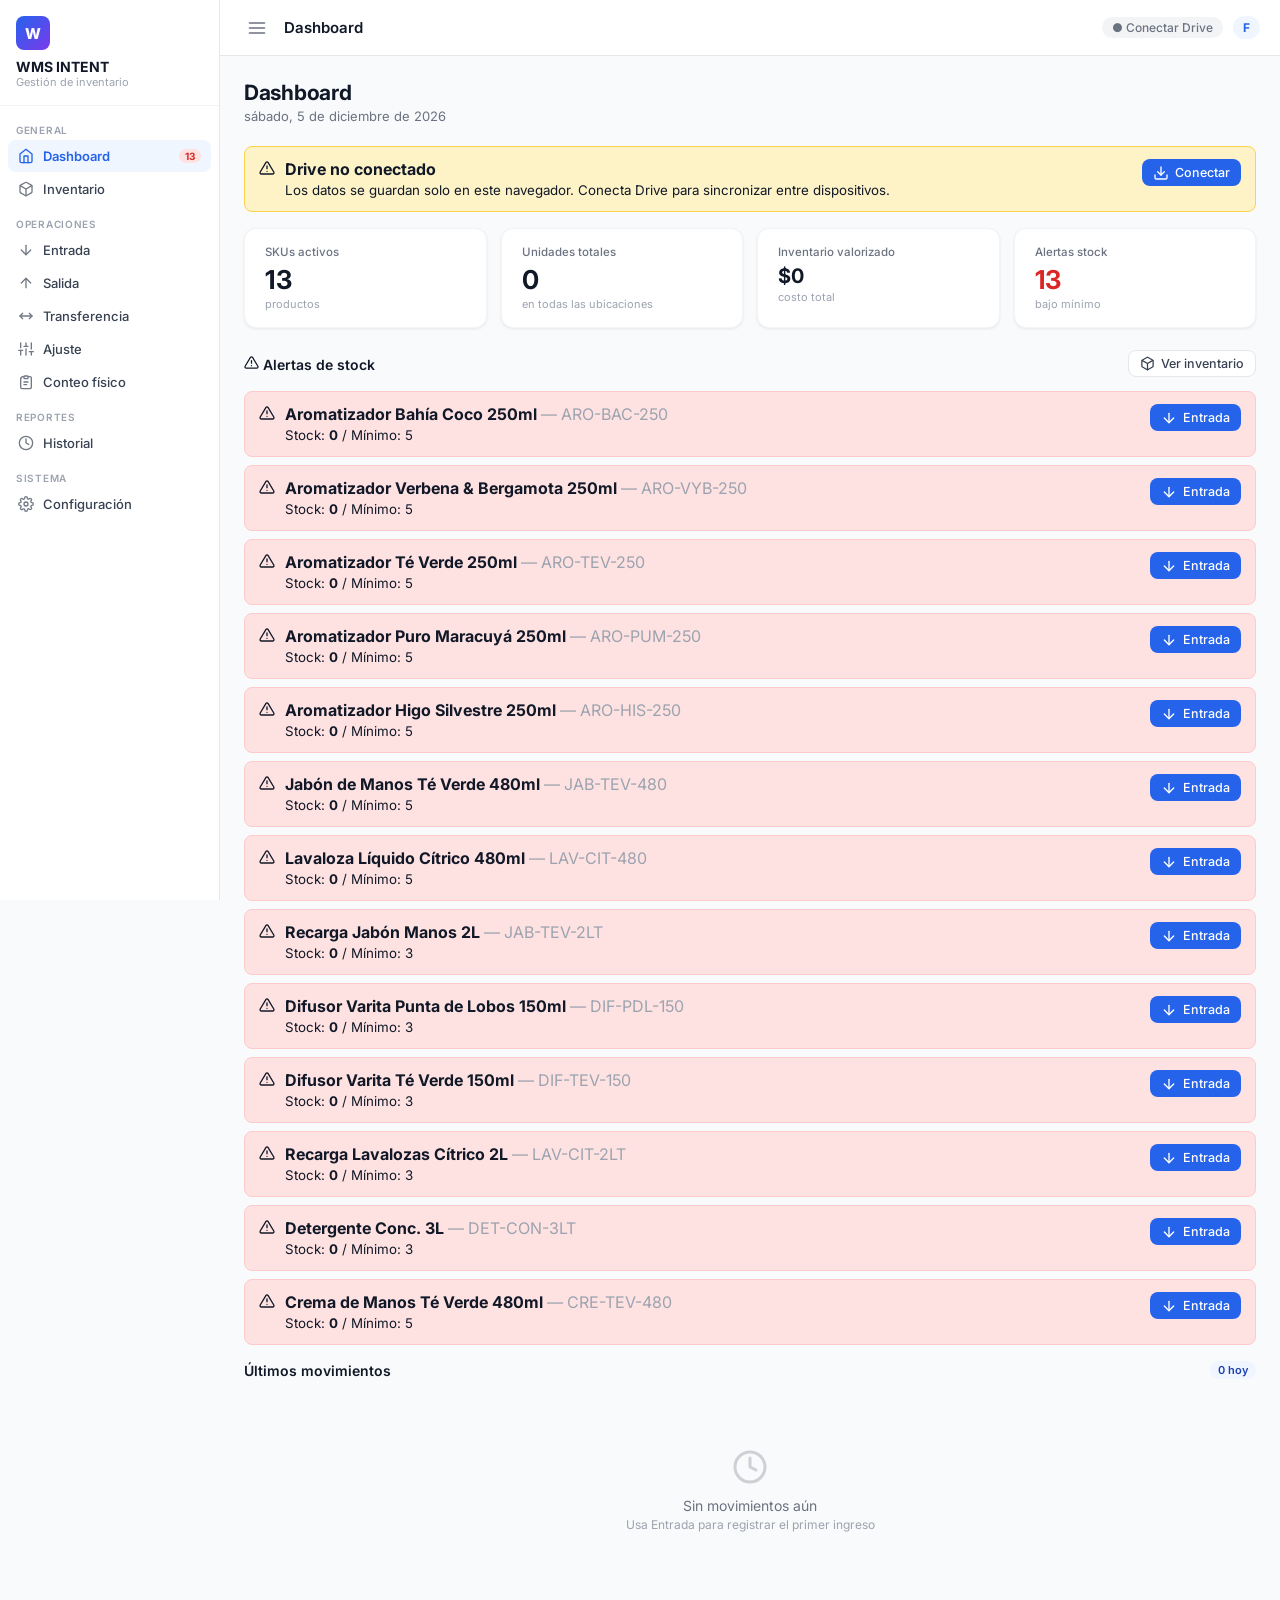
<file: wms.html>
<!DOCTYPE html>
<html lang="es">
<head>
<meta charset="UTF-8">
<meta name="viewport" content="width=device-width,initial-scale=1,maximum-scale=1">
<title>WMS INTENT</title>
<link rel="preconnect" href="https://fonts.googleapis.com">
<link rel="preconnect" href="https://fonts.gstatic.com" crossorigin>
<link href="https://fonts.googleapis.com/css2?family=Inter:wght@400;500;600;700&display=swap" rel="stylesheet">
<script src="https://accounts.google.com/gsi/client" async defer></script>
<style>
:root{
  --blue:#2563EB;--blue-dk:#1D4ED8;--blue-lt:#EFF6FF;
  --green:#16A34A;--green-lt:#DCFCE7;
  --amber:#D97706;--amber-lt:#FEF3C7;
  --red:#DC2626;--red-lt:#FEE2E2;
  --gray:#6B7280;--gray-lt:#F3F4F6;
  --text:#111827;--text2:#374151;--text3:#6B7280;--text4:#9CA3AF;
  --border:#E5E7EB;--blt:#F3F4F6;
  --bg:#fff;--bg2:#F9FAFB;--bg3:#F3F4F6;
  --sw:220px;--th:56px;--nh:62px;
  --r:8px;--rl:12px;
  --sh:0 1px 3px rgba(0,0,0,.08);--sm:0 4px 16px rgba(0,0,0,.09);
  --ease:.18s ease;
}
*,*::before,*::after{box-sizing:border-box;margin:0;padding:0}
html{font-size:16px}
body{font-family:'Inter',-apple-system,BlinkMacSystemFont,'Segoe UI',sans-serif;background:var(--bg2);color:var(--text);-webkit-font-smoothing:antialiased;overflow-x:hidden}
button{font-family:inherit;cursor:pointer}input,select,textarea{font-family:inherit}
a{text-decoration:none;color:inherit}
#sidebar{position:fixed;left:0;top:0;width:var(--sw);height:100vh;background:var(--bg);border-right:1px solid var(--border);z-index:50;overflow-y:auto;display:flex;flex-direction:column;transition:transform var(--ease)}
#topbar{position:fixed;left:var(--sw);top:0;right:0;height:var(--th);background:var(--bg);border-bottom:1px solid var(--border);z-index:40;display:flex;align-items:center;justify-content:space-between;padding:0 20px;transition:left var(--ease)}
#main{margin-left:var(--sw);margin-top:var(--th);min-height:calc(100vh - var(--th));padding:24px;background:var(--bg2)}
#sb-overlay{display:none;position:fixed;inset:0;background:rgba(0,0,0,.4);z-index:45}
#bot-nav{display:none}
.tb-l,.tb-r{display:flex;align-items:center;gap:10px}
#menu-btn{background:none;border:none;padding:7px;border-radius:var(--r);color:var(--text3);display:flex;align-items:center;transition:background var(--ease)}
#menu-btn:hover{background:var(--bg3)}
#pg-title{font-size:15px;font-weight:600;color:var(--text)}
.conn{display:inline-flex;align-items:center;gap:5px;font-size:12px;font-weight:500;padding:3px 10px;border-radius:100px;border:none;font-family:inherit;cursor:pointer}
.conn.on{background:var(--green-lt);color:var(--green);cursor:default}
.conn.off{background:var(--gray-lt);color:var(--gray)}
.conn.connecting{background:var(--amber-lt);color:var(--amber);cursor:wait}
.ub{background:var(--blue-lt);color:var(--blue);font-size:12px;font-weight:700;padding:4px 10px;border-radius:100px}
.sb-brand{padding:16px;border-bottom:1px solid var(--blt)}
.sb-logo{width:34px;height:34px;background:linear-gradient(135deg,#2563EB,#7C3AED);border-radius:8px;display:flex;align-items:center;justify-content:center;color:#fff;font-size:15px;font-weight:800;margin-bottom:8px}
.sb-name{font-size:14px;font-weight:700;color:var(--text)}
.sb-sub{font-size:11px;color:var(--text4)}
.sb-nav{flex:1;padding:6px 8px 16px}
.sb-sec{font-size:10px;font-weight:600;color:var(--text4);text-transform:uppercase;letter-spacing:.7px;padding:12px 8px 4px}
.sb-item{display:flex;align-items:center;gap:9px;padding:8px 10px;border-radius:var(--r);font-size:13px;font-weight:500;color:var(--text2);cursor:pointer;border:none;background:none;width:100%;text-align:left;transition:all var(--ease);margin-bottom:1px}
.sb-item:hover{background:var(--bg2);color:var(--text)}
.sb-item.active{background:var(--blue-lt);color:var(--blue);font-weight:600}
.sb-item svg{width:16px;height:16px;flex-shrink:0;opacity:.7}
.sb-item.active svg{opacity:1}
.sb-badge{margin-left:auto;background:var(--red-lt);color:var(--red);font-size:10px;font-weight:700;padding:1px 6px;border-radius:100px}
.card{background:var(--bg);border-radius:var(--rl);border:1px solid var(--blt);box-shadow:var(--sh);padding:20px}
.stats{display:grid;grid-template-columns:repeat(auto-fit,minmax(170px,1fr));gap:14px;margin-bottom:22px}
.stat{background:var(--bg);border:1px solid var(--blt);border-radius:var(--rl);padding:16px 20px;box-shadow:var(--sh)}
.stat-lbl{font-size:11.5px;color:var(--text3);font-weight:500;margin-bottom:5px}
.stat-val{font-size:26px;font-weight:700;letter-spacing:-.5px}
.stat-sub{font-size:11px;color:var(--text4);margin-top:2px}
.pg-hdr{margin-bottom:22px}
.pg-title{font-size:21px;font-weight:700;letter-spacing:-.3px}
.pg-sub{font-size:13px;color:var(--text3);margin-top:3px}
.sec-hdr{display:flex;align-items:center;justify-content:space-between;margin-bottom:14px}
.sec-ttl{font-size:14px;font-weight:600}
.btn{display:inline-flex;align-items:center;gap:6px;padding:8px 15px;border-radius:var(--r);font-size:13.5px;font-weight:500;border:none;cursor:pointer;transition:all var(--ease);white-space:nowrap}
.btn svg{width:15px;height:15px;flex-shrink:0}
.bp{background:var(--blue);color:#fff}.bp:hover{background:var(--blue-dk)}
.bs{background:var(--bg);color:var(--text2);border:1px solid var(--border)}.bs:hover{background:var(--bg2)}
.bg{background:var(--green);color:#fff}.bg:hover{filter:brightness(.93)}
.bd{background:var(--red);color:#fff}.bd:hover{filter:brightness(.93)}
.btn-ic{padding:6px;border-radius:var(--r);background:none;border:none;color:var(--text3);display:flex;align-items:center;transition:all var(--ease)}.btn-ic:hover{background:var(--bg3);color:var(--text)}
.btn-ic svg{width:15px;height:15px}
.btn-sm{padding:5px 11px;font-size:12.5px}
.w100{width:100%}
.fr{margin-bottom:14px}
.fl{display:block;font-size:12.5px;font-weight:500;color:var(--text2);margin-bottom:5px}
.fc{width:100%;padding:8px 11px;border:1.5px solid var(--border);border-radius:var(--r);font-family:inherit;font-size:13.5px;color:var(--text);background:var(--bg);outline:none;transition:border-color var(--ease),box-shadow var(--ease)}
.fc:focus{border-color:var(--blue);box-shadow:0 0 0 3px rgba(37,99,235,.08)}
.fc::placeholder{color:var(--text4)}
.fc:disabled{background:var(--bg3);color:var(--text4)}
select.fc{appearance:none;background-image:url("data:image/svg+xml,%3Csvg xmlns='http://www.w3.org/2000/svg' viewBox='0 0 24 24' fill='none' stroke='%236B7280' stroke-width='2'%3E%3Cpolyline points='6 9 12 15 18 9'/%3E%3C/svg%3E");background-repeat:no-repeat;background-position:right 9px center;background-size:15px;padding-right:30px}
.fgrid{display:grid;grid-template-columns:1fr 1fr;gap:0 14px}
.fh{font-size:11.5px;color:var(--text4);margin-top:3px}
.req{color:var(--red)}
.tw{overflow-x:auto;border-radius:var(--rl);border:1px solid var(--blt);background:var(--bg)}
table{width:100%;border-collapse:collapse;font-size:13px}
thead{background:var(--bg2)}
th{padding:9px 12px;text-align:left;font-size:11px;font-weight:600;color:var(--text3);text-transform:uppercase;letter-spacing:.4px;white-space:nowrap;border-bottom:1px solid var(--border)}
td{padding:10px 12px;border-bottom:1px solid var(--blt);color:var(--text2);vertical-align:middle}
tr:last-child td{border-bottom:none}
tbody tr:hover{background:var(--bg2)}
.tr-off{opacity:.5}
.badge{display:inline-flex;align-items:center;gap:3px;padding:2px 8px;border-radius:100px;font-size:11px;font-weight:600;white-space:nowrap}
.b-gr{background:var(--green-lt);color:#166534}
.b-am{background:var(--amber-lt);color:#92400E}
.b-re{background:var(--red-lt);color:#991B1B}
.b-gy{background:var(--gray-lt);color:var(--gray)}
.b-bl{background:var(--blue-lt);color:#1E40AF}
.tb{font-size:11px;font-weight:700;padding:2px 7px;border-radius:4px}
.tb-E{background:#DCFCE7;color:#166534}
.tb-S{background:#FEE2E2;color:#991B1B}
.tb-T{background:#E0E7FF;color:#3730A3}
.tb-A{background:#FEF3C7;color:#92400E}
.tb-C{background:#F3E8FF;color:#6B21A8}
.s-ok{color:var(--green);font-weight:600}
.s-am{color:var(--amber);font-weight:600}
.s-re{color:var(--red);font-weight:700}
.s-gy{color:var(--text4)}
.al{display:flex;align-items:flex-start;gap:10px;padding:12px 14px;border-radius:var(--r);margin-bottom:8px}
.al-w{background:var(--amber-lt);border:1px solid #FCD34D}
.al-e{background:var(--red-lt);border:1px solid #FECACA}
.al-i{background:var(--blue-lt);border:1px solid #BFDBFE}
.al-ok{background:var(--green-lt);border:1px solid #86EFAC}
.al svg{flex-shrink:0;width:16px;height:16px;margin-top:1px}
#drive-banner{display:none;background:var(--amber-lt);border-bottom:1px solid #FCD34D;padding:8px 20px;font-size:13px;color:#92400E;align-items:center;gap:10px;position:fixed;top:var(--th);left:var(--sw);right:0;z-index:35}
#drive-banner button.rb{background:var(--amber);color:#fff;border:none;border-radius:var(--r);padding:4px 12px;font-size:12px;font-weight:600;cursor:pointer;font-family:inherit}
#drive-banner button.ib{background:none;color:#92400E;font-weight:500;border:none;cursor:pointer;font-family:inherit;font-size:12px;margin-left:4px}
@media(max-width:767px){#drive-banner{left:0}}
.ps-wrap{position:relative}
.ps-bar{display:flex;align-items:center;gap:8px;background:var(--bg3);border:1.5px dashed var(--border);border-radius:var(--r);padding:7px 11px}
.ps-bar svg{width:15px;height:15px;color:var(--text4);flex-shrink:0}
.ps-inp{flex:1;border:none;background:transparent;font-size:13.5px;color:var(--text);outline:none}
.ps-inp::placeholder{color:var(--text4)}
.ps-drop{position:absolute;top:calc(100% + 3px);left:0;right:0;background:var(--bg);border:1px solid var(--border);border-radius:var(--r);box-shadow:var(--sm);max-height:230px;overflow-y:auto;z-index:300}
.ps-it{display:flex;align-items:center;gap:7px;padding:8px 11px;cursor:pointer;border-bottom:1px solid var(--blt);transition:background var(--ease)}
.ps-it:last-child{border-bottom:none}
.ps-it:hover{background:var(--bg2)}
.ps-it.off{opacity:.5}
.ps-dot{width:7px;height:7px;border-radius:50%;flex-shrink:0}
.d-gr{background:var(--green)}.d-am{background:var(--amber)}.d-re{background:var(--red)}.d-gy{background:var(--gray)}
.ps-nm{flex:1;font-size:13px;font-weight:500}
.ps-nm em{font-style:normal;color:var(--text3);font-size:12px;margin-left:3px}
.ps-sk{font-size:11px;color:var(--text4);font-family:monospace}
.ps-st{font-size:12px;color:var(--text3);margin-left:auto}
.ps-emp{padding:10px;text-align:center;font-size:13px;color:var(--text4)}
.ps-chip{display:flex;align-items:center;gap:8px;padding:9px 12px;background:var(--blue-lt);border:1px solid #BFDBFE;border-radius:var(--r);margin-top:6px}
.ps-chip-nm{flex:1;font-size:13px;font-weight:500}
.ps-chip-sk{font-size:11px;color:var(--text3);font-family:monospace}
.ps-chip-st{font-size:12px;font-weight:600}
.ps-clr{background:none;border:none;font-size:18px;line-height:1;color:var(--text3);cursor:pointer;padding:0 2px}.ps-clr:hover{color:var(--red)}
.fbar{display:flex;gap:8px;flex-wrap:wrap;margin-bottom:14px;align-items:center}
.fbar .fc{width:auto;min-width:130px;padding:7px 28px 7px 9px}
.sw{position:relative;flex:1;min-width:180px}
.sw input{padding-left:34px}
.sw svg{position:absolute;left:9px;top:50%;transform:translateY(-50%);pointer-events:none;color:var(--text4);width:15px;height:15px}
#toasts{position:fixed;bottom:20px;left:50%;transform:translateX(-50%);z-index:9999;display:flex;flex-direction:column;gap:6px;align-items:center;pointer-events:none}
.toast{padding:10px 18px;border-radius:var(--r);font-size:13px;font-weight:500;color:#fff;box-shadow:0 6px 24px rgba(0,0,0,.15);animation:tin .2s ease;white-space:nowrap}
.t-ok{background:#1F2937}.t-s{background:var(--green)}.t-e{background:var(--red)}.t-w{background:var(--amber)}
@keyframes tin{from{opacity:0;transform:translateY(6px)}to{opacity:1;transform:translateY(0)}}
#mbk{display:none;position:fixed;inset:0;background:rgba(0,0,0,.45);z-index:500;align-items:center;justify-content:center;padding:20px}
#mbk.open{display:flex}
#mbox{background:var(--bg);border-radius:var(--rl);box-shadow:0 20px 60px rgba(0,0,0,.2);width:100%;max-width:580px;max-height:90vh;overflow-y:auto;animation:min .18s ease}
@keyframes min{from{opacity:0;transform:scale(.96)}to{opacity:1;transform:scale(1)}}
.mhdr{display:flex;align-items:center;justify-content:space-between;padding:18px 22px;border-bottom:1px solid var(--blt)}
.mttl{font-size:16px;font-weight:600}
.mclose{background:none;border:none;font-size:22px;color:var(--text3);cursor:pointer;line-height:1}.mclose:hover{color:var(--text)}
.mbdy{padding:22px}
.mft{padding:14px 22px;border-top:1px solid var(--blt);display:flex;justify-content:flex-end;gap:8px}
.empty{text-align:center;padding:56px 20px;color:var(--text3)}
.empty svg{width:36px;height:36px;margin:0 auto 12px;display:block;opacity:.3}
.empty p{font-size:14px}.empty small{font-size:12px;color:var(--text4);display:block;margin-top:3px}
.cc{background:var(--bg);border:1px solid var(--blt);border-radius:var(--rl);padding:16px 18px;box-shadow:var(--sh);display:flex;align-items:center;gap:14px;margin-bottom:10px;cursor:pointer;transition:all var(--ease)}
.cc:hover{border-color:var(--blue);box-shadow:0 0 0 2px var(--blue-lt)}
.cc-info{flex:1}
.cc-nm{font-size:14px;font-weight:600}
.cc-meta{font-size:12px;color:var(--text3);margin-top:2px}
.tabs{display:flex;border-bottom:2px solid var(--blt);margin-bottom:20px}
.tab{padding:9px 18px;font-size:13.5px;font-weight:500;color:var(--text3);background:none;border:none;cursor:pointer;border-bottom:2px solid transparent;margin-bottom:-2px;transition:all var(--ease)}
.tab.on{color:var(--blue);border-bottom-color:var(--blue)}
.tab:hover:not(.on){color:var(--text)}
hr{border:none;border-top:1px solid var(--blt);margin:18px 0}
.flex{display:flex}.fca{align-items:center}.fcb{justify-content:space-between}
.g8{gap:8px}.g12{gap:12px}.g16{gap:16px}
.mt8{margin-top:8px}.mt16{margin-top:16px}.mb8{margin-bottom:8px}.mb16{margin-bottom:16px}
.hidden{display:none!important}
code{font-family:monospace;font-size:12px}
.text-r{color:var(--red)}.text-g{color:var(--green)}.text-m{color:var(--text4)}
@media(max-width:767px){
  #sidebar{transform:translateX(-100%);z-index:300}
  body.sbo #sidebar{transform:translateX(0)}
  body.sbo #sb-overlay{display:block}
  #topbar{left:0}
  #main{margin-left:0;padding:14px;padding-bottom:calc(var(--nh) + 14px)}
  #bot-nav{display:flex;position:fixed;bottom:0;left:0;right:0;height:var(--nh);background:var(--bg);border-top:1px solid var(--blt);z-index:40;align-items:center;padding:0 4px env(safe-area-inset-bottom,0);box-shadow:0 -4px 20px rgba(0,0,0,.05)}
  .bn{flex:1;display:flex;flex-direction:column;align-items:center;gap:2px;padding:6px 4px;border:none;background:none;cursor:pointer;color:var(--text4);font-size:10px;font-weight:500;border-radius:var(--r);transition:color var(--ease)}
  .bn svg{width:20px;height:20px}.bn.on{color:var(--blue)}
  .stats{grid-template-columns:repeat(2,1fr)}
  .fgrid{grid-template-columns:1fr}
  .fbar{flex-direction:column;align-items:stretch}
  .fbar .fc,.sw{width:100%;min-width:0}
  .pg-title{font-size:18px}
}
</style>
</head>
<body>
<div id="sb-overlay"></div>
<aside id="sidebar">
  <div class="sb-brand">
    <div class="sb-logo">W</div>
    <div class="sb-name">WMS INTENT</div>
    <div class="sb-sub">Gestión de inventario</div>
  </div>
  <nav class="sb-nav" id="sbnav"></nav>
</aside>
<div id="app-wrap">
  <header id="topbar">
    <div class="tb-l">
      <button id="menu-btn"></button>
      <span id="pg-title">Dashboard</span>
    </div>
    <div class="tb-r">
      <button id="conn" class="conn off">● Metele Drive</button>
      <span class="ub" id="ubadge">FO</span>
    </div>
  </header>
  <div id="drive-banner">
    &#9888;&#65039; Sesión Drive expirada. Los cambios se guardan localmente.
    <button class="rb" id="banner-reconnect">Reconectar</button>
    <button class="ib" id="banner-ignore">Ignorar</button>
  </div>
  <main id="main"></main>
</div>
<nav id="bot-nav"></nav>
<div id="toasts"></div>
<div id="mbk"><div id="mbox"></div></div>
<script>
// ─── CONFIG ───────────────────────────────────────────
const APP_USER         = 'Francisco';
const GDRIVE_FILE_ID   = '1gf-8ql_IQZsekCRKdIdsDI_sFwEMsBEe';
const GOOGLE_CLIENT_ID = '702471036564-n8buttlfaejvb2qdboa8uf90amv2gbab.apps.googleusercontent.com';
const DRIVE_SCOPE      = 'https://www.googleapis.com/auth/drive';
const TOKEN_KEY        = 'wms_gd_token';
const TOKEN_EXP_KEY    = 'wms_gd_exp';

// ─── GDRIVE ───────────────────────────────────────────
const GDrive = {
  token: null, tokenClient: null, saveTimer: null,

  initClient() {
    if (!window.google?.accounts?.oauth2) return;
    this.tokenClient = google.accounts.oauth2.initTokenClient({
      client_id: GOOGLE_CLIENT_ID,
      scope: DRIVE_SCOPE,
      callback: '',
    });
    this._restoreToken();
  },

  _saveToken(t) {
    this.token = t;
    localStorage.setItem(TOKEN_KEY, t);
    localStorage.setItem(TOKEN_EXP_KEY, String(Date.now() + 55 * 60 * 1000));
  },

  _restoreToken() {
    const t = localStorage.getItem(TOKEN_KEY);
    const exp = parseInt(localStorage.getItem(TOKEN_EXP_KEY) || '0');
    if (t && Date.now() < exp) { this.token = t; App.updateDriveStatus(); }
    else this._clearToken();
  },

  _clearToken() {
    this.token = null;
    localStorage.removeItem(TOKEN_KEY);
    localStorage.removeItem(TOKEN_EXP_KEY);
  },

  isConnected() { return !!this.token; },

  signIn() {
    if (!this.tokenClient) {
      toast('Librería de Google aún cargando, intenta en 2 segundos', 'warn');
      return;
    }
    const el = document.getElementById('conn');
    if (el) { el.className = 'conn connecting'; el.textContent = '● Conectando…'; }

    this.tokenClient.callback = async (resp) => {
      if (resp.error) { toast('No se pudo conectar con Google Drive', 'error'); App.updateDriveStatus(); return; }
      this._saveToken(resp.access_token);
      App.updateDriveStatus();
      hideBanner();
      const data = await this.load();
      if (data) {
        S.products  = data.products  || S.products;
        S.movements = data.movements || S.movements;
        S.locations = data.locations || S.locations;
        S.conteos   = data.conteos   || S.conteos;
        Store._saveLocal(); Stock.dirty = true;
        App.render(); App.updateAlertBadge();
        toast('Datos cargados desde Drive ✓', 'success');
      } else {
        toast('Drive conectado. Subiendo datos locales…', 'ok');
        this.scheduleSave();
      }
    };
    this.tokenClient.requestAccessToken({ prompt: '' });
  },

  async load() {
    if (!this.token) return null;
    try {
      const r = await fetch(
        `https://www.googleapis.com/drive/v3/files/${GDRIVE_FILE_ID}?alt=media`,
        { headers: { Authorization: `Bearer ${this.token}` } }
      );
      if (r.status === 401) { this._handleExpired(); return null; }
      if (!r.ok) return null;
      return await r.json();
    } catch(e) { return null; }
  },

  scheduleSave() {
    clearTimeout(this.saveTimer);
    this.saveTimer = setTimeout(() => this._doSave(), 1500);
  },

  async _doSave() {
    if (!this.token) return;
    const payload = {
      _meta: { app: 'WMS INTENT', version: '1.0', lastSaved: new Date().toISOString(), savedBy: APP_USER },
      products: S.products, movements: S.movements, locations: S.locations, conteos: S.conteos,
    };
    try {
      const r = await fetch(
        `https://www.googleapis.com/upload/drive/v3/files/${GDRIVE_FILE_ID}?uploadType=media`,
        { method: 'PATCH', headers: { Authorization: `Bearer ${this.token}`, 'Content-Type': 'application/json' }, body: JSON.stringify(payload, null, 2) }
      );
      if (r.status === 401) this._handleExpired();
    } catch(e) {}
  },

  _handleExpired() { this._clearToken(); App.updateDriveStatus(); showBanner(); },
};

// GIS callbacks — sin onclick en HTML, todo por addEventListener
function showBanner() {
  const b = document.getElementById('drive-banner');
  if (b) b.style.display = 'flex';
  const m = document.getElementById('main');
  if (m) m.style.paddingTop = '50px';
}
function hideBanner() {
  const b = document.getElementById('drive-banner');
  if (b) b.style.display = 'none';
  const m = document.getElementById('main');
  if (m) m.style.paddingTop = '';
}

// GIS se carga async — este callback se llama cuando está lista
window.onGoogleLibraryLoad = () => { GDrive.initClient(); };

// ─── INITIAL DATA ─────────────────────────────────────
const INIT_PRODS = [
  {id:'p1', nombre:'Aromatizador',        variante:'Bahía Coco 250ml',         sku:'ARO-BAC-250', barcode:'7891230000001', categoria:'Aromatizadores', estado:'activo',   precioVenta:9500,  precioB2B:7500,  costoUnitario:3500, stockMinimo:5},
  {id:'p2', nombre:'Aromatizador',        variante:'Verbena & Bergamota 250ml', sku:'ARO-VYB-250', barcode:'7891230000002', categoria:'Aromatizadores', estado:'activo',   precioVenta:9500,  precioB2B:7500,  costoUnitario:3500, stockMinimo:5},
  {id:'p3', nombre:'Aromatizador',        variante:'Té Verde 250ml',            sku:'ARO-TEV-250', barcode:'7891230000003', categoria:'Aromatizadores', estado:'activo',   precioVenta:9500,  precioB2B:7500,  costoUnitario:3500, stockMinimo:5},
  {id:'p4', nombre:'Aromatizador',        variante:'Puro Maracuyá 250ml',       sku:'ARO-PUM-250', barcode:'7891230000004', categoria:'Aromatizadores', estado:'activo',   precioVenta:9500,  precioB2B:7500,  costoUnitario:3500, stockMinimo:5},
  {id:'p5', nombre:'Aromatizador',        variante:'Higo Silvestre 250ml',      sku:'ARO-HIS-250', barcode:'7891230000005', categoria:'Aromatizadores', estado:'activo',   precioVenta:9500,  precioB2B:7500,  costoUnitario:3500, stockMinimo:5},
  {id:'p6', nombre:'Aromatizador',        variante:'Maracuyá con Mango 250ml',  sku:'ARO-MCM-250', barcode:'7891230000006', categoria:'Aromatizadores', estado:'inactivo', precioVenta:9500,  precioB2B:7500,  costoUnitario:3500, stockMinimo:5},
  {id:'p7', nombre:'Aromatizador',        variante:'Punta de Lobos 250ml',      sku:'ARO-PDL-250', barcode:'7891230000007', categoria:'Aromatizadores', estado:'inactivo', precioVenta:9500,  precioB2B:7500,  costoUnitario:3500, stockMinimo:5},
  {id:'p8', nombre:'Jabón de Manos',      variante:'Té Verde 480ml',            sku:'JAB-TEV-480', barcode:'7891230000008', categoria:'Jabones',        estado:'activo',   precioVenta:8900,  precioB2B:7000,  costoUnitario:3200, stockMinimo:5},
  {id:'p9', nombre:'Lavaloza Líquido',    variante:'Cítrico 480ml',             sku:'LAV-CIT-480', barcode:'7891230000009', categoria:'Lavaloza',       estado:'activo',   precioVenta:5900,  precioB2B:4500,  costoUnitario:2200, stockMinimo:5},
  {id:'p10',nombre:'Recarga Jabón Manos', variante:'2L',                        sku:'JAB-TEV-2LT', barcode:'7891230000010', categoria:'Recargas',       estado:'activo',   precioVenta:14900, precioB2B:12000, costoUnitario:5500, stockMinimo:3},
  {id:'p11',nombre:'Difusor Varita',      variante:'Punta de Lobos 150ml',      sku:'DIF-PDL-150', barcode:'7891230000011', categoria:'Difusores',      estado:'activo',   precioVenta:18900, precioB2B:15000, costoUnitario:7000, stockMinimo:3},
  {id:'p12',nombre:'Difusor Varita',      variante:'Té Verde 150ml',            sku:'DIF-TEV-150', barcode:'7891230000012', categoria:'Difusores',      estado:'activo',   precioVenta:18900, precioB2B:15000, costoUnitario:7000, stockMinimo:3},
  {id:'p13',nombre:'Recarga Lavalozas',   variante:'Cítrico 2L',               sku:'LAV-CIT-2LT', barcode:'7891230000013', categoria:'Recargas',       estado:'activo',   precioVenta:9900,  precioB2B:8000,  costoUnitario:3800, stockMinimo:3},
  {id:'p14',nombre:'Detergente Conc.',    variante:'3L',                        sku:'DET-CON-3LT', barcode:'7891230000014', categoria:'Detergentes',    estado:'activo',   precioVenta:19900, precioB2B:16000, costoUnitario:7500, stockMinimo:3},
  {id:'p15',nombre:'Crema de Manos',      variante:'Té Verde 480ml',            sku:'CRE-TEV-480', barcode:'7891230000015', categoria:'Cremas',         estado:'activo',   precioVenta:11900, precioB2B:9500,  costoUnitario:4500, stockMinimo:5},
];
const INIT_LOCS = ['Bodega','Casa','Mundano','Eventos/Muestras','Cliente B2B'];
const CANALES   = ['Venta','Shopify','Mercado Libre','B2B','Marketing','Muestra','Regalo','Consumo interno','Merma'];
const MOTIVOS   = ['Conteo físico','Producto dañado','Error de carga','Pérdida','Corrección manual'];

// ─── NAV ──────────────────────────────────────────────
const NAV = [
  {sec:'General'},
  {id:'dashboard',    lbl:'Dashboard',     ic:'home',      bot:true},
  {id:'inventario',   lbl:'Inventario',    ic:'box',       bot:true},
  {sec:'Operaciones'},
  {id:'entrada',      lbl:'Entrada',       ic:'down',      bot:true},
  {id:'salida',       lbl:'Salida',        ic:'up',        bot:true},
  {id:'transferencia',lbl:'Transferencia', ic:'arrows',    bot:false},
  {id:'ajuste',       lbl:'Ajuste',        ic:'sliders',   bot:false},
  {id:'conteo',       lbl:'Conteo físico', ic:'clipboard', bot:false},
  {sec:'Reportes'},
  {id:'historial',    lbl:'Historial',     ic:'clock',     bot:true},
  {sec:'Sistema'},
  {id:'config',       lbl:'Configuración', ic:'settings',  bot:false},
];

// ─── ICONS ────────────────────────────────────────────
const ICS = {
  home:`<path d="M3 9l9-7 9 7v11a2 2 0 0 1-2 2H5a2 2 0 0 1-2-2z"/><polyline points="9 22 9 12 15 12 15 22"/>`,
  box:`<path d="M21 16V8a2 2 0 0 0-1-1.73l-7-4a2 2 0 0 0-2 0l-7 4A2 2 0 0 0 3 8v8a2 2 0 0 0 1 1.73l7 4a2 2 0 0 0 2 0l7-4A2 2 0 0 0 21 16z"/><polyline points="3.27 6.96 12 12.01 20.73 6.96"/><line x1="12" y1="22.08" x2="12" y2="12"/>`,
  down:`<line x1="12" y1="5" x2="12" y2="19"/><polyline points="19 12 12 19 5 12"/>`,
  up:`<line x1="12" y1="19" x2="12" y2="5"/><polyline points="5 12 12 5 19 12"/>`,
  arrows:`<path d="M7 16l-4-4 4-4"/><path d="M3 12h18"/><path d="M17 8l4 4-4 4"/>`,
  sliders:`<line x1="4" y1="21" x2="4" y2="14"/><line x1="4" y1="10" x2="4" y2="3"/><line x1="12" y1="21" x2="12" y2="12"/><line x1="12" y1="8" x2="12" y2="3"/><line x1="20" y1="21" x2="20" y2="16"/><line x1="20" y1="12" x2="20" y2="3"/><line x1="1" y1="14" x2="7" y2="14"/><line x1="9" y1="8" x2="15" y2="8"/><line x1="17" y1="16" x2="23" y2="16"/>`,
  clipboard:`<path d="M16 4h2a2 2 0 0 1 2 2v14a2 2 0 0 1-2 2H6a2 2 0 0 1-2-2V6a2 2 0 0 0 2-2h2"/><rect x="9" y="3" width="6" height="4" rx="1"/><line x1="9" y1="12" x2="15" y2="12"/><line x1="9" y1="16" x2="13" y2="16"/>`,
  clock:`<circle cx="12" cy="12" r="10"/><polyline points="12 6 12 12 16 14"/>`,
  settings:`<circle cx="12" cy="12" r="3"/><path d="M19.4 15a1.65 1.65 0 0 0 .33 1.82l.06.06a2 2 0 0 1-2.83 2.83l-.06-.06a1.65 1.65 0 0 0-1.82-.33 1.65 1.65 0 0 0-1 1.51V21a2 2 0 0 1-4 0v-.09A1.65 1.65 0 0 0 9 19.4a1.65 1.65 0 0 0-1.82.33l-.06.06a2 2 0 0 1-2.83-2.83l.06-.06A1.65 1.65 0 0 0 4.68 15a1.65 1.65 0 0 0-1.51-1H3a2 2 0 0 1 0-4h.09A1.65 1.65 0 0 0 4.6 9a1.65 1.65 0 0 0-.33-1.82l-.06-.06a2 2 0 0 1 2.83-2.83l.06.06A1.65 1.65 0 0 0 9 4.68a1.65 1.65 0 0 0 1-1.51V3a2 2 0 0 1 4 0v.09a1.65 1.65 0 0 0 1 1.51 1.65 1.65 0 0 0 1.82-.33l.06-.06a2 2 0 0 1 2.83 2.83l-.06.06A1.65 1.65 0 0 0 19.4 9a1.65 1.65 0 0 0 1.51 1H21a2 2 0 0 1 0 4h-.09a1.65 1.65 0 0 0-1.51 1z"/>`,
  plus:`<line x1="12" y1="5" x2="12" y2="19"/><line x1="5" y1="12" x2="19" y2="12"/>`,
  edit:`<path d="M11 4H4a2 2 0 0 0-2 2v14a2 2 0 0 0 2 2h14a2 2 0 0 0 2-2v-7"/><path d="M18.5 2.5a2.121 2.121 0 0 1 3 3L12 15l-4 1 1-4 9.5-9.5z"/>`,
  trash:`<polyline points="3 6 5 6 21 6"/><path d="M19 6v14a2 2 0 0 1-2 2H7a2 2 0 0 1-2-2V6m3 0V4a1 1 0 0 1 1-1h4a1 1 0 0 1 1 1v2"/>`,
  check:`<polyline points="20 6 9 17 4 12"/>`,
  search:`<circle cx="11" cy="11" r="8"/><line x1="21" y1="21" x2="16.65" y2="16.65"/>`,
  menu:`<line x1="3" y1="12" x2="21" y2="12"/><line x1="3" y1="6" x2="21" y2="6"/><line x1="3" y1="18" x2="21" y2="18"/>`,
  dl:`<path d="M21 15v4a2 2 0 0 1-2 2H5a2 2 0 0 1-2-2v-4"/><polyline points="7 10 12 15 17 10"/><line x1="12" y1="15" x2="12" y2="3"/>`,
  alert:`<path d="M10.29 3.86L1.82 18a2 2 0 0 0 1.71 3h16.94a2 2 0 0 0 1.71-3L13.71 3.86a2 2 0 0 0-3.42 0z"/><line x1="12" y1="9" x2="12" y2="13"/><line x1="12" y1="17" x2="12.01" y2="17"/>`,
  info:`<circle cx="12" cy="12" r="10"/><line x1="12" y1="8" x2="12" y2="12"/><line x1="12" y1="16" x2="12.01" y2="16"/>`,
  scan:`<rect x="2" y="4" width="20" height="16" rx="2"/><path d="M7 8v8M10 8v8M13 8v4M16 8v8M19 8v4"/>`,
  back:`<polyline points="15 18 9 12 15 6"/>`,
};
function ic(n,s=16){const d=ICS[n]||'';return `<svg width="${s}" height="${s}" viewBox="0 0 24 24" fill="none" stroke="currentColor" stroke-width="2" stroke-linecap="round" stroke-linejoin="round">${d}</svg>`}

// ─── STATE ────────────────────────────────────────────
let S = {
  products:[], movements:[], locations:[], conteos:[],
  view:'dashboard', user:APP_USER, conteoSid:null, cfgTab:'productos',
  invF:{search:'',loc:'',cat:'',estado:'activo'},
  histF:{search:'',tipo:'',loc:'',canal:'',from:'',to:''},
};

// ─── STORE ────────────────────────────────────────────
const K = {p:'wms_products',m:'wms_movements',l:'wms_locations',c:'wms_conteos'};
const Store = {
  async load(){
    S.products  = JSON.parse(localStorage.getItem(K.p)||'null') || JSON.parse(JSON.stringify(INIT_PRODS));
    S.movements = JSON.parse(localStorage.getItem(K.m)||'null') || [];
    S.locations = JSON.parse(localStorage.getItem(K.l)||'null') || [...INIT_LOCS];
    S.conteos   = JSON.parse(localStorage.getItem(K.c)||'null') || [];
    Stock.dirty = true; App.render(); App.updateAlertBadge();
    if (GDrive.isConnected()) {
      const data = await GDrive.load();
      if (data) {
        S.products  = data.products  || S.products;
        S.movements = data.movements || S.movements;
        S.locations = data.locations || S.locations;
        S.conteos   = data.conteos   || S.conteos;
        this._saveLocal(); Stock.dirty = true;
        App.render(); App.updateAlertBadge();
        toast('Sincronizado con Drive ✓','success');
      }
    }
  },
  _saveLocal(){
    localStorage.setItem(K.p,JSON.stringify(S.products));
    localStorage.setItem(K.m,JSON.stringify(S.movements));
    localStorage.setItem(K.l,JSON.stringify(S.locations));
    localStorage.setItem(K.c,JSON.stringify(S.conteos));
  },
  sp(){ localStorage.setItem(K.p,JSON.stringify(S.products));  GDrive.scheduleSave(); },
  sm(){ localStorage.setItem(K.m,JSON.stringify(S.movements)); Stock.dirty=true; GDrive.scheduleSave(); },
  sl(){ localStorage.setItem(K.l,JSON.stringify(S.locations)); GDrive.scheduleSave(); },
  sc(){ localStorage.setItem(K.c,JSON.stringify(S.conteos));   GDrive.scheduleSave(); },
  addMov(mov){ S.movements.push(mov); this.sm(); },
};

// ─── STOCK ────────────────────────────────────────────
const Stock = {
  dirty:true, _cache:null,
  compute(){
    if(!this.dirty&&this._cache) return this._cache;
    const s={};
    for(const m of S.movements){
      if(!s[m.sku]) s[m.sku]={};
      if(m.tipo==='ENTRADA')         s[m.sku][m.ubicacion]=(s[m.sku][m.ubicacion]||0)+m.qty;
      else if(m.tipo==='SALIDA')     s[m.sku][m.ubicacion]=(s[m.sku][m.ubicacion]||0)-m.qty;
      else if(m.tipo==='TRANSFERENCIA'){s[m.sku][m.desde]=(s[m.sku][m.desde]||0)-m.qty; s[m.sku][m.hacia]=(s[m.sku][m.hacia]||0)+m.qty;}
      else if(m.tipo==='AJUSTE')     s[m.sku][m.ubicacion]=(s[m.sku][m.ubicacion]||0)+m.qty;
    }
    this._cache=s; this.dirty=false; return s;
  },
  get(sku,loc){const s=this.compute(); return (s[sku]&&s[sku][loc])||0},
  tot(sku){const s=this.compute(); return Object.values(s[sku]||{}).reduce((a,b)=>a+b,0)},
  alerts(){return S.products.filter(p=>p.estado==='activo').map(p=>({...p,total:this.tot(p.sku)})).filter(p=>p.total<=p.stockMinimo).sort((a,b)=>a.total-b.total)},
  totalVal(){return S.products.reduce((sum,p)=>sum+this.tot(p.sku)*p.costoUnitario,0)},
  cls(t,min){if(t<=0||t<=min)return 's-re'; if(t<=min*1.5)return 's-am'; return 's-ok'},
  badge(t,min){if(t<=0)return `<span class="badge b-re">Sin stock</span>`;if(t<=min)return `<span class="badge b-am">Bajo mínimo</span>`;if(t<=min*1.5)return `<span class="badge b-am">Cerca mínimo</span>`;return `<span class="badge b-gr">OK</span>`},
};

// ─── UTILS ────────────────────────────────────────────
const $=id=>document.getElementById(id);
const $$=sel=>document.querySelectorAll(sel);
function escH(s){return String(s||'').replace(/&/g,'&amp;').replace(/</g,'&lt;').replace(/>/g,'&gt;').replace(/"/g,'&quot;')}
function clp(n){return '$'+Math.round(n||0).toLocaleString('es-CL')}
function fdt(iso){if(!iso)return '—';const d=new Date(iso);return d.toLocaleDateString('es-CL',{day:'2-digit',month:'2-digit',year:'2-digit'})+' '+d.toLocaleTimeString('es-CL',{hour:'2-digit',minute:'2-digit'})}
function fdate(d){return new Date(d).toLocaleDateString('es-CL',{weekday:'long',day:'numeric',month:'long',year:'numeric'})}
function uid(){return Date.now().toString(36)+Math.random().toString(36).slice(2,7)}
function prodName(sku){const p=S.products.find(x=>x.sku===sku);return p?`${p.nombre} ${p.variante}`:sku}
function toast(msg,type='ok'){const a=$('toasts');if(!a)return;const t=document.createElement('div');t.className=`toast t-${type}`;t.textContent=msg;a.appendChild(t);setTimeout(()=>t.remove(),3500)}
function openModal(title,html,onOk,okLbl='Guardar'){
  $('mbox').innerHTML=`<div class="mhdr"><span class="mttl">${title}</span><button class="mclose" id="m-close">×</button></div><div class="mbdy">${html}</div><div class="mft"><button class="btn bs btn-sm" id="m-cancel">Cancelar</button>${onOk?`<button class="btn bp btn-sm" id="m-ok">${okLbl}</button>`:''}</div>`;
  $('m-close').onclick=$('m-cancel').onclick=closeModal;
  if(onOk) $('m-ok').onclick=onOk;
  $('mbk').classList.add('open');
}
function closeModal(){$('mbk')?.classList.remove('open')}
function csvExport(rows,name){const csv=rows.map(r=>r.map(v=>`"${String(v??'').replace(/"/g,'""')}"`).join(',')).join('\n');const a=document.createElement('a');a.href=URL.createObjectURL(new Blob(['\uFEFF'+csv],{type:'text/csv;charset=utf-8;'}));a.download=name;a.click();URL.revokeObjectURL(a.href)}

// ─── PRODUCT SELECTOR ─────────────────────────────────
const _sel={};
function mkPS(id,lbl='Producto'){
  return `<div class="fr"><label class="fl">${lbl} <span class="req">*</span></label><div class="ps-wrap" id="${id}-wrap"><div class="ps-bar">${ic('scan',14)}<input type="text" id="${id}-q" class="ps-inp" placeholder="Nombre, SKU o código de barras..." autocomplete="off"></div><div class="ps-drop hidden" id="${id}-drop"></div><input type="hidden" id="${id}-sku"><div class="ps-chip hidden" id="${id}-chip"></div></div></div>`;
}
function bindPS(id,opts={}){
  const qEl=$(`${id}-q`),dropEl=$(`${id}-drop`),skuEl=$(`${id}-sku`),chipEl=$(`${id}-chip`);
  if(!qEl) return {getSku:()=>'',clear:()=>{},select:()=>{}};
  function show(q){
    let prods=opts.filter?S.products.filter(opts.filter):S.products;
    if(q){const ql=q.toLowerCase();prods=prods.filter(p=>(p.nombre+' '+p.variante+' '+p.sku+' '+(p.barcode||'')).toLowerCase().includes(ql));}
    else prods=prods.slice(0,60);
    if(!prods.length){dropEl.innerHTML=`<div class="ps-emp">Sin resultados</div>`;}
    else{const stk=Stock.compute();dropEl.innerHTML=prods.map(p=>{const t=Object.values(stk[p.sku]||{}).reduce((a,b)=>a+b,0);const dc=p.estado==='inactivo'?'gy':t<=0?'re':t<=p.stockMinimo?'am':'gr';return `<div class="ps-it${p.estado==='inactivo'?' off':''}" data-sku="${p.sku}"><span class="ps-dot d-${dc}"></span><span class="ps-nm">${escH(p.nombre)} <em>${escH(p.variante)}</em></span><span class="ps-sk">${p.sku}</span><span class="ps-st">Stk: ${t}</span></div>`;}).join('');}
    dropEl.classList.remove('hidden');
  }
  function select(sku){
    const p=S.products.find(x=>x.sku===sku);if(!p)return;
    const t=Stock.tot(sku);skuEl.value=sku;qEl.value='';dropEl.classList.add('hidden');
    chipEl.innerHTML=`<span class="ps-chip-nm">${escH(p.nombre)} <em style="font-style:normal;color:var(--text3);font-size:12px">${escH(p.variante)}</em></span><span class="ps-chip-sk">${p.sku}</span><span class="ps-chip-st ${Stock.cls(t,p.stockMinimo)}">Stk: ${t}</span>${p.estado==='inactivo'?'<span class="badge b-gy" style="font-size:10px">INACTIVO</span>':''}<button type="button" class="ps-clr">×</button>`;
    chipEl.classList.remove('hidden');
    if(opts.onSelect) opts.onSelect(p);
  }
  function clear(){skuEl.value='';qEl.value='';chipEl.classList.add('hidden');chipEl.innerHTML='';dropEl.classList.add('hidden');}
  qEl.addEventListener('focus',()=>show(qEl.value));
  qEl.addEventListener('input',e=>show(e.target.value));
  qEl.addEventListener('keydown',e=>{
    if(e.key==='Enter'){e.preventDefault();const v=qEl.value.trim();if(!v)return;const byBc=S.products.find(p=>p.barcode===v);if(byBc){select(byBc.sku);return;}const bySku=S.products.find(p=>p.sku===v);if(bySku){select(bySku.sku);return;}toast(`Código "${v}" no encontrado`,'error');}
    if(e.key==='Escape') dropEl.classList.add('hidden');
  });
  dropEl.addEventListener('mousedown',e=>{e.preventDefault();const it=e.target.closest('.ps-it[data-sku]');if(it)select(it.dataset.sku);});
  chipEl.addEventListener('click',e=>{if(e.target.classList.contains('ps-clr'))clear();});
  document.addEventListener('click',e=>{if(!$(`${id}-wrap`)?.contains(e.target))dropEl.classList.add('hidden');});
  const ref={getSku:()=>skuEl.value,select,clear};_sel[id]=ref;return ref;
}

// ─── VIEWS ────────────────────────────────────────────
function vDashboard(){
  const alerts=Stock.alerts(),today=new Date().toISOString().slice(0,10);
  const todayM=S.movements.filter(m=>m.fechaHora.slice(0,10)===today);
  const lastM=[...S.movements].reverse().slice(0,10);
  const totalU=S.products.reduce((s,p)=>s+Stock.tot(p.sku),0);
  return `<div class="pg-hdr flex fcb fca" style="flex-wrap:wrap;gap:10px"><div><h1 class="pg-title">Dashboard</h1><p class="pg-sub">${fdate(new Date())}</p></div></div>
  ${!GDrive.isConnected()?`<div class="al al-w mb16">${ic('alert',15)}<div style="flex:1"><strong>Drive no conectado</strong><br><small>Los datos se guardan solo en este navegador. Conecta Drive para sincronizar entre dispositivos.</small></div><button class="btn bp btn-sm" id="dash-connect">${ic('dl',13)} Conectar</button></div>`:''}
  <div class="stats">
    <div class="stat"><div class="stat-lbl">SKUs activos</div><div class="stat-val">${S.products.filter(p=>p.estado==='activo').length}</div><div class="stat-sub">productos</div></div>
    <div class="stat"><div class="stat-lbl">Unidades totales</div><div class="stat-val">${totalU.toLocaleString('es-CL')}</div><div class="stat-sub">en todas las ubicaciones</div></div>
    <div class="stat"><div class="stat-lbl">Inventario valorizado</div><div class="stat-val" style="font-size:20px">${clp(Stock.totalVal())}</div><div class="stat-sub">costo total</div></div>
    <div class="stat"><div class="stat-lbl">Alertas stock</div><div class="stat-val ${alerts.length?'text-r':''}">${alerts.length}</div><div class="stat-sub">bajo mínimo</div></div>
  </div>
  ${alerts.length?`<div class="sec-hdr"><h3 class="sec-ttl">${ic('alert',15)} Alertas de stock</h3><button class="btn bs btn-sm" onclick="App.nav('inventario')">${ic('box',14)} Ver inventario</button></div><div class="mb16">${alerts.map(p=>`<div class="al ${p.total<=0?'al-e':'al-w'}">${ic(p.total<=0?'alert':'info',15)}<div style="flex:1"><strong>${escH(p.nombre)} ${escH(p.variante)}</strong> <span class="text-m">— ${p.sku}</span><br><small>Stock: <strong>${p.total}</strong> / Mínimo: ${p.stockMinimo}</small></div><button class="btn bp btn-sm" onclick="App.nav('entrada')">${ic('down',13)} Entrada</button></div>`).join('')}</div>`:''}
  <div class="sec-hdr"><h3 class="sec-ttl">Últimos movimientos</h3><span class="badge b-bl">${todayM.length} hoy</span></div>
  ${lastM.length?`<div class="tw"><table><thead><tr><th>Fecha/Hora</th><th>Tipo</th><th>Producto</th><th>Cant.</th><th>Ubicación</th><th>Canal/Ref.</th><th>Usuario</th></tr></thead><tbody>${lastM.map(m=>`<tr><td>${fdt(m.fechaHora)}</td><td><span class="tb tb-${m.tipo[0]}">${m.tipo}</span></td><td>${escH(prodName(m.sku))}</td><td class="${m.tipo==='ENTRADA'?'text-g':m.tipo==='SALIDA'?'text-r':''}">${m.tipo==='ENTRADA'?'+':m.tipo==='SALIDA'?'-':'±'}${Math.abs(m.qty)}</td><td>${escH(m.ubicacion||m.hacia||'—')}</td><td>${escH(m.canal||m.referencia||'—')}</td><td>${escH(m.usuario)}</td></tr>`).join('')}</tbody></table></div>`:`<div class="empty">${ic('clock',36)}<p>Sin movimientos aún</p><small>Usa Entrada para registrar el primer ingreso</small></div>`}`;
}
function vInventario(){
  const f=S.invF,stk=Stock.compute();
  const cats=[...new Set(S.products.map(p=>p.categoria))];
  let prods=S.products.filter(p=>{
    if(f.estado==='activo'&&p.estado!=='activo')return false;
    if(f.estado==='inactivo'&&p.estado!=='inactivo')return false;
    if(f.loc&&(stk[p.sku]?.[f.loc]||0)===0)return false;
    if(f.cat&&p.categoria!==f.cat)return false;
    if(f.search){const q=f.search.toLowerCase();return(p.nombre+' '+p.variante+' '+p.sku+' '+(p.barcode||'')).toLowerCase().includes(q);}
    return true;
  });
  const tv=prods.reduce((s,p)=>s+Stock.tot(p.sku)*p.costoUnitario,0);
  return `<div class="flex fcb fca mb16" style="flex-wrap:wrap;gap:10px"><div><h1 class="pg-title">Inventario</h1></div><button class="btn bs btn-sm" onclick="B.exportInv()">${ic('dl',14)} Exportar CSV</button></div>
  <div class="fbar"><div class="sw">${ic('search',14)}<input class="fc" id="inv-s" value="${escH(f.search)}" placeholder="Nombre, SKU, barcode..." oninput="B.invFilter()"></div><select class="fc" id="inv-l" onchange="B.invFilter()"><option value="">Todas las ubicaciones</option>${S.locations.map(l=>`<option value="${escH(l)}"${f.loc===l?' selected':''}>${l}</option>`).join('')}</select><select class="fc" id="inv-c" onchange="B.invFilter()"><option value="">Todas las categorías</option>${cats.map(c=>`<option value="${escH(c)}"${f.cat===c?' selected':''}>${c}</option>`).join('')}</select><select class="fc" id="inv-e" onchange="B.invFilter()"><option value="">Todos</option><option value="activo"${f.estado==='activo'?' selected':''}>Solo activos</option><option value="inactivo"${f.estado==='inactivo'?' selected':''}>Solo inactivos</option></select></div>
  <div class="flex fcb mb8" style="font-size:12.5px;color:var(--text3)"><span>${prods.length} producto(s)</span><span>Valorizado: <strong style="color:var(--text)">${clp(tv)}</strong></span></div>
  <div class="tw"><table><thead><tr><th>Estado</th><th>Producto</th><th>SKU</th><th>Barcode</th>${f.loc?`<th>${escH(f.loc)}</th>`:S.locations.map(l=>`<th style="min-width:70px">${l}</th>`).join('')+'<th>Total</th>'}<th>Mín.</th><th>Costo</th><th>P.Venta</th><th></th></tr></thead><tbody>
  ${prods.length?prods.map(p=>{const sl=stk[p.sku]||{},tot=Object.values(sl).reduce((a,b)=>a+b,0);return `<tr class="${p.estado==='inactivo'?'tr-off':''}"><td>${p.estado==='activo'?'<span class="badge b-gr">Activo</span>':'<span class="badge b-gy">Inactivo</span>'}</td><td><strong>${escH(p.nombre)}</strong><br><span style="font-size:11px;color:var(--text3)">${escH(p.variante)}</span></td><td><code>${p.sku}</code></td><td><code style="font-size:11px">${p.barcode||'—'}</code></td>${f.loc?`<td class="${Stock.cls(sl[f.loc]||0,p.stockMinimo)}">${sl[f.loc]||0}</td>`:S.locations.map(l=>`<td>${sl[l]||0}</td>`).join('')+`<td class="${Stock.cls(tot,p.stockMinimo)}"><strong>${tot}</strong></td>`}<td>${p.stockMinimo}</td><td>${clp(p.costoUnitario)}</td><td>${clp(p.precioVenta)}</td><td><button class="btn-ic" onclick="B.editProd('${p.id}')">${ic('edit',14)}</button></td></tr>`;}).join(''):`<tr><td colspan="20" style="text-align:center;padding:40px;color:var(--text4)">Sin resultados</td></tr>`}
  </tbody></table></div>`;
}
function vEntrada(){
  return `<div class="pg-hdr"><h1 class="pg-title">Entrada de stock</h1><p class="pg-sub">Registrar ingreso de productos</p></div>
  <div class="card" style="max-width:580px"><form id="f-ent" novalidate>${mkPS('ep')}<div class="fgrid"><div class="fr"><label class="fl">Cantidad <span class="req">*</span></label><input type="number" id="ep-qty" class="fc" min="1" step="1" placeholder="0"></div><div class="fr"><label class="fl">Ubicación destino <span class="req">*</span></label><select id="ep-loc" class="fc"><option value="">Seleccionar…</option>${S.locations.map(l=>`<option>${escH(l)}</option>`).join('')}</select></div></div><div class="fr"><label class="fl">Proveedor / Referencia</label><input type="text" id="ep-ref" class="fc" placeholder="N° OC, proveedor…"></div><div class="fr"><label class="fl">Nota</label><textarea id="ep-nota" class="fc" rows="2" placeholder="Opcional…"></textarea></div><button type="submit" class="btn bg w100">${ic('down',15)} Registrar entrada</button></form></div>`;
}
function vSalida(){
  return `<div class="pg-hdr"><h1 class="pg-title">Salida de stock</h1><p class="pg-sub">Registrar egreso de productos</p></div>
  <div class="card" style="max-width:580px"><form id="f-sal" novalidate>${mkPS('sp')}<div class="fgrid"><div class="fr"><label class="fl">Canal / Tipo <span class="req">*</span></label><select id="sp-canal" class="fc"><option value="">Seleccionar…</option>${CANALES.map(c=>`<option>${c}</option>`).join('')}</select></div><div class="fr"><label class="fl">Ubicación origen <span class="req">*</span></label><select id="sp-loc" class="fc"><option value="">Seleccionar…</option>${S.locations.map(l=>`<option>${escH(l)}</option>`).join('')}</select></div></div><div class="fr"><label class="fl">Cantidad <span class="req">*</span></label><input type="number" id="sp-qty" class="fc" min="1" step="1" placeholder="0"><div class="fh" id="sp-stk-info"></div></div><div class="fr"><label class="fl">Referencia / N° Pedido</label><input type="text" id="sp-ref" class="fc" placeholder="Número de pedido, referencia…"></div><div class="fr"><label class="fl" id="sp-nota-lbl">Nota</label><textarea id="sp-nota" class="fc" rows="2" placeholder="Opcional…"></textarea></div><button type="submit" class="btn bd w100">${ic('up',15)} Registrar salida</button></form></div>`;
}
function vTransferencia(){
  const lo=S.locations.map(l=>`<option>${escH(l)}</option>`).join('');
  return `<div class="pg-hdr"><h1 class="pg-title">Transferencia</h1><p class="pg-sub">Mover stock entre ubicaciones</p></div>
  <div class="card" style="max-width:580px"><form id="f-trf" novalidate>${mkPS('tp')}<div class="fgrid"><div class="fr"><label class="fl">Origen <span class="req">*</span></label><select id="tp-from" class="fc" onchange="B.trfStk()"><option value="">Seleccionar…</option>${lo}</select></div><div class="fr"><label class="fl">Destino <span class="req">*</span></label><select id="tp-to" class="fc"><option value="">Seleccionar…</option>${lo}</select></div></div><div class="fr"><label class="fl">Cantidad <span class="req">*</span></label><input type="number" id="tp-qty" class="fc" min="1" step="1" placeholder="0"><div class="fh" id="tp-stk-info"></div></div><div class="fr"><label class="fl">Nota</label><textarea id="tp-nota" class="fc" rows="2" placeholder="Opcional…"></textarea></div><button type="submit" class="btn bp w100">${ic('arrows',15)} Registrar transferencia</button></form></div>`;
}
function vAjuste(){
  return `<div class="pg-hdr"><h1 class="pg-title">Ajuste de inventario</h1><p class="pg-sub">Corrección positiva o negativa de stock</p></div>
  <div class="card" style="max-width:580px"><form id="f-aj" novalidate>${mkPS('ap')}<div class="fgrid"><div class="fr"><label class="fl">Tipo de ajuste <span class="req">*</span></label><select id="ap-tipo" class="fc"><option value="">Seleccionar…</option><option value="pos">➕ Ajuste positivo (aumentar)</option><option value="neg">➖ Ajuste negativo (reducir)</option></select></div><div class="fr"><label class="fl">Ubicación <span class="req">*</span></label><select id="ap-loc" class="fc" onchange="B.ajStk()"><option value="">Seleccionar…</option>${S.locations.map(l=>`<option>${escH(l)}</option>`).join('')}</select></div></div><div class="fr"><label class="fl">Cantidad <span class="req">*</span></label><input type="number" id="ap-qty" class="fc" min="1" step="1" placeholder="0"><div class="fh" id="ap-stk-info"></div></div><div class="fr"><label class="fl">Motivo <span class="req">*</span></label><select id="ap-motivo" class="fc"><option value="">Seleccionar…</option>${MOTIVOS.map(m=>`<option>${m}</option>`).join('')}</select></div><div class="fr"><label class="fl">Nota <span class="req">*</span></label><textarea id="ap-nota" class="fc" rows="2" placeholder="Descripción del ajuste (obligatorio)…"></textarea></div><button type="submit" class="btn bp w100">${ic('sliders',15)} Registrar ajuste</button></form></div>`;
}
function vConteo(){
  if(S.conteoSid) return vConteoSession();
  return `<div class="flex fcb fca mb16" style="flex-wrap:wrap;gap:10px"><div><h1 class="pg-title">Conteo físico</h1><p class="pg-sub">Toma de inventario y ajuste por diferencias</p></div><button class="btn bp" onclick="B.newConteo()">${ic('plus',15)} Nueva sesión</button></div>
  ${S.conteos.length?S.conteos.slice().reverse().map(c=>{const diffs=c.items.filter(i=>i.contado!==null&&i.contado!==i.esperado).length;return `<div class="cc" onclick="B.openConteo('${c.id}')"><div class="cc-info"><div class="cc-nm">${escH(c.nombre)}</div><div class="cc-meta">${fdt(c.fecha)} · ${escH(c.ubicacion)} · ${c.items.length} productos</div></div><div>${c.estado==='aplicada'?'<span class="badge b-gr">Aplicada</span>':'<span class="badge b-am">Abierta</span>'}</div>${diffs?`<div class="badge b-re">${diffs} dif.</div>`:''}</div>`;}).join(''):`<div class="empty">${ic('clipboard',36)}<p>Sin sesiones de conteo</p><small>Crea una nueva sesión para iniciar un conteo</small></div>`}`;
}
function vConteoSession(){
  const c=S.conteos.find(x=>x.id===S.conteoSid);if(!c)return vConteo();
  const applied=c.estado==='aplicada';
  return `<div class="flex fca g12 mb16"><button class="btn bs btn-sm" onclick="S.conteoSid=null;App.render()">${ic('back',14)} Volver</button><div style="flex:1"><h1 class="pg-title" style="font-size:18px">${escH(c.nombre)}</h1><p class="pg-sub">${escH(c.ubicacion)} · ${fdt(c.fecha)} · <strong>${escH(c.usuario)}</strong> · ${applied?'<span class="text-g">Aplicada</span>':'<span style="color:var(--amber)">Abierta</span>'}</p></div>${!applied?`<button class="btn bg btn-sm" onclick="B.aplicarConteo('${c.id}')">${ic('check',14)} Aplicar ajustes</button>`:''}</div>
  <div class="card mb16" style="padding:12px 16px">${!applied?`<div class="flex fca g8" style="margin-bottom:10px"><div class="ps-bar" style="flex:1">${ic('scan',14)}<input type="text" id="cnt-scan" class="ps-inp" placeholder="Escanear código para encontrar producto en la tabla…"></div></div>`:''}<div class="tw"><table><thead><tr><th>Producto</th><th>SKU</th><th>Esperado</th><th>Contado</th><th>Diferencia</th></tr></thead><tbody>
  ${c.items.map((it,idx)=>{const p=S.products.find(x=>x.sku===it.sku);const diff=it.contado!==null?it.contado-it.esperado:null;return `<tr id="cnt-row-${it.sku}"><td>${p?escH(p.nombre)+' <small style="color:var(--text3)">'+escH(p.variante)+'</small>':escH(it.sku)}</td><td><code>${it.sku}</code></td><td>${it.esperado}</td><td>${applied?`<strong>${it.contado??'—'}</strong>`:`<input type="number" class="fc" style="width:80px;padding:5px 8px" id="cnt-${idx}" value="${it.contado??''}" min="0" data-idx="${idx}" onchange="B.updateConteo('${c.id}',${idx},this.value)">`}</td><td class="${diff===null?'text-m':diff>0?'text-g':diff<0?'text-r':'text-m'}">${diff===null?'—':diff>0?'+'+diff:diff}</td></tr>`;}).join('')}
  </tbody></table></div></div>`;
}
function vHistorial(){
  const f=S.histF;let movs=[...S.movements].reverse();
  if(f.search){const q=f.search.toLowerCase();movs=movs.filter(m=>(prodName(m.sku)+' '+m.sku+' '+(m.barcode||'')+' '+(m.referencia||'')+' '+(m.nota||'')).toLowerCase().includes(q));}
  if(f.tipo) movs=movs.filter(m=>m.tipo===f.tipo);
  if(f.loc)  movs=movs.filter(m=>[m.ubicacion,m.desde,m.hacia].includes(f.loc));
  if(f.canal)movs=movs.filter(m=>m.canal===f.canal);
  if(f.from) movs=movs.filter(m=>m.fechaHora>=f.from);
  if(f.to)   movs=movs.filter(m=>m.fechaHora<=f.to+'T23:59:59');
  return `<div class="flex fcb fca mb16" style="flex-wrap:wrap;gap:10px"><div><h1 class="pg-title">Historial</h1></div><button class="btn bs btn-sm" onclick="B.exportHist()">${ic('dl',14)} Exportar CSV</button></div>
  <div class="fbar"><div class="sw">${ic('search',14)}<input class="fc" id="h-s" value="${escH(f.search)}" placeholder="Producto, SKU, referencia…" oninput="B.histFilter()"></div><select class="fc" id="h-t" onchange="B.histFilter()"><option value="">Todos los tipos</option>${['ENTRADA','SALIDA','TRANSFERENCIA','AJUSTE','CONTEO'].map(t=>`<option${f.tipo===t?' selected':''}>${t}</option>`).join('')}</select><select class="fc" id="h-l" onchange="B.histFilter()"><option value="">Todas las ubicaciones</option>${S.locations.map(l=>`<option${f.loc===l?' selected':''}>${escH(l)}</option>`).join('')}</select><select class="fc" id="h-c" onchange="B.histFilter()"><option value="">Todos los canales</option>${CANALES.map(c=>`<option${f.canal===c?' selected':''}>${c}</option>`).join('')}</select><input type="date" class="fc" id="h-from" value="${f.from}" onchange="B.histFilter()" style="min-width:0"><input type="date" class="fc" id="h-to" value="${f.to}" onchange="B.histFilter()" style="min-width:0"></div>
  <div style="font-size:12.5px;color:var(--text3);margin-bottom:10px">${movs.length} movimiento(s)</div>
  ${movs.length?`<div class="tw"><table><thead><tr><th>Fecha/Hora</th><th>Tipo</th><th>Producto</th><th>SKU</th><th>Cant.</th><th>Desde</th><th>Hacia/Ubic.</th><th>Canal</th><th>Referencia</th><th>Nota</th><th>Motivo</th><th>Usuario</th></tr></thead><tbody>${movs.map(m=>`<tr><td style="white-space:nowrap">${fdt(m.fechaHora)}</td><td><span class="tb tb-${m.tipo[0]}">${m.tipo}</span></td><td style="white-space:nowrap">${escH(prodName(m.sku))}</td><td><code>${m.sku}</code></td><td class="${m.tipo==='ENTRADA'?'text-g':m.tipo==='SALIDA'?'text-r':''}">${m.tipo==='ENTRADA'?'+':m.tipo==='SALIDA'?'-':m.qty<0?'':'+'}${m.qty}</td><td>${escH(m.desde||'—')}</td><td>${escH(m.ubicacion||m.hacia||'—')}</td><td>${escH(m.canal||'—')}</td><td>${escH(m.referencia||'—')}</td><td style="max-width:140px;overflow:hidden;text-overflow:ellipsis">${escH(m.nota||'—')}</td><td>${escH(m.motivo||'—')}</td><td>${escH(m.usuario)}</td></tr>`).join('')}</tbody></table></div>`:`<div class="empty">${ic('clock',36)}<p>Sin movimientos con esos filtros</p></div>`}`;
}
function vConfig(){
  return `<div class="pg-hdr"><h1 class="pg-title">Configuración</h1></div><div class="tabs"><button class="tab${S.cfgTab==='productos'?' on':''}" onclick="S.cfgTab='productos';App.render()">Productos</button><button class="tab${S.cfgTab==='ubicaciones'?' on':''}" onclick="S.cfgTab='ubicaciones';App.render()">Ubicaciones</button></div>${S.cfgTab==='productos'?vCfgProd():vCfgLoc()}`;
}
function vCfgProd(){
  return `<div class="flex fcb fca mb16" style="flex-wrap:wrap;gap:10px"><span style="font-size:13px;color:var(--text3)">${S.products.length} productos</span><button class="btn bp btn-sm" onclick="B.newProd()">${ic('plus',14)} Nuevo producto</button></div>
  <div class="tw"><table><thead><tr><th>Estado</th><th>Nombre</th><th>SKU</th><th>Barcode</th><th>Categoría</th><th>Costo</th><th>P.Venta</th><th>P.B2B</th><th>Mín.</th><th></th></tr></thead><tbody>
  ${S.products.map(p=>`<tr class="${p.estado==='inactivo'?'tr-off':''}"><td>${p.estado==='activo'?'<span class="badge b-gr">Activo</span>':'<span class="badge b-gy">Inactivo</span>'}</td><td><strong>${escH(p.nombre)}</strong><br><small style="color:var(--text3)">${escH(p.variante)}</small></td><td><code>${p.sku}</code></td><td><code style="font-size:11px">${p.barcode||'—'}</code></td><td>${escH(p.categoria)}</td><td>${clp(p.costoUnitario)}</td><td>${clp(p.precioVenta)}</td><td>${clp(p.precioB2B)}</td><td>${p.stockMinimo}</td><td><button class="btn-ic" onclick="B.editProd('${p.id}')">${ic('edit',14)}</button></td></tr>`).join('')}
  </tbody></table></div>`;
}
function vCfgLoc(){
  return `<div class="flex fcb fca mb16"><span style="font-size:13px;color:var(--text3)">${S.locations.length} ubicaciones</span><button class="btn bp btn-sm" onclick="B.newLoc()">${ic('plus',14)} Nueva ubicación</button></div>
  <div class="tw"><table><thead><tr><th>Nombre</th><th>Productos con stock</th><th></th></tr></thead><tbody>
  ${S.locations.map(l=>{const cnt=Object.values(Stock.compute()).filter(sl=>sl[l]>0).length;return `<tr><td><strong>${escH(l)}</strong></td><td>${cnt} producto(s)</td><td><div class="flex g8"><button class="btn-ic" onclick="B.editLoc('${escH(l)}')">${ic('edit',14)}</button><button class="btn-ic" onclick="B.delLoc('${escH(l)}')" style="color:var(--red)">${ic('trash',14)}</button></div></td></tr>`;}).join('')}
  </tbody></table></div>`;
}

// ─── BIND ─────────────────────────────────────────────
const B = {
  invFilter(){S.invF.search=$('inv-s')?.value||'';S.invF.loc=$('inv-l')?.value||'';S.invF.cat=$('inv-c')?.value||'';S.invF.estado=$('inv-e')?.value||'';App.render();},
  exportInv(){const stk=Stock.compute();const rows=[['SKU','Barcode','Nombre','Variante','Categoría','Estado',...S.locations,'Total','Mínimo','Costo','P.Venta']];S.products.forEach(p=>{const sl=stk[p.sku]||{},tot=Object.values(sl).reduce((a,b)=>a+b,0);rows.push([p.sku,p.barcode||'',p.nombre,p.variante,p.categoria,p.estado,...S.locations.map(l=>sl[l]||0),tot,p.stockMinimo,p.costoUnitario,p.precioVenta]);});csvExport(rows,'inventario-'+new Date().toISOString().slice(0,10)+'.csv');},
  _stkInfo(elId,sku,loc){const el=$(elId);if(!el)return;const avail=Stock.get(sku,loc),p=S.products.find(x=>x.sku===sku);el.innerHTML=`Disponible en <strong>${escH(loc)}</strong>: <strong class="${Stock.cls(avail,p?.stockMinimo||0)}">${avail}</strong> unidades`;},
  entrada(){
    const sel=bindPS('ep');
    $('f-ent')?.addEventListener('submit',e=>{
      e.preventDefault();
      const sku=sel.getSku(),qty=parseInt($('ep-qty')?.value||0),loc=$('ep-loc')?.value,ref=$('ep-ref')?.value?.trim(),nota=$('ep-nota')?.value?.trim();
      if(!sku)return toast('Selecciona un producto','error');
      const p=S.products.find(x=>x.sku===sku);
      if(p?.estado==='inactivo')return toast('Producto inactivo','error');
      if(!qty||qty<=0)return toast('La cantidad debe ser mayor a 0','error');
      if(!loc)return toast('Selecciona una ubicación destino','error');
      Store.addMov({id:uid(),fechaHora:new Date().toISOString(),usuario:S.user,tipo:'ENTRADA',sku,barcode:p?.barcode||'',qty,ubicacion:loc,desde:'',hacia:'',canal:'',referencia:ref||'',nota:nota||'',motivo:'',sessionId:''});
      toast(`✓ Entrada: +${qty} ${prodName(sku)} → ${loc}`,'success');
      e.target.reset();sel.clear();
    });
  },
  salida(){
    const sel=bindPS('sp',{onSelect(p){const loc=$('sp-loc')?.value;if(loc)B._stkInfo('sp-stk-info',p.sku,loc);}});
    $('sp-loc')?.addEventListener('change',()=>{const sku=_sel['sp']?.getSku(),loc=$('sp-loc')?.value;if(sku&&loc)B._stkInfo('sp-stk-info',sku,loc);});
    $('sp-canal')?.addEventListener('change',()=>{const merma=$('sp-canal')?.value==='Merma';const lbl=$('sp-nota-lbl');if(lbl)lbl.innerHTML='Nota'+(merma?' <span class="req">*</span> <small class="text-r">(obligatorio en Merma)</small>':'');});
    $('f-sal')?.addEventListener('submit',e=>{
      e.preventDefault();
      const sku=sel.getSku(),canal=$('sp-canal')?.value,loc=$('sp-loc')?.value,qty=parseInt($('sp-qty')?.value||0),ref=$('sp-ref')?.value?.trim(),nota=$('sp-nota')?.value?.trim();
      if(!sku)return toast('Selecciona un producto','error');
      const p=S.products.find(x=>x.sku===sku);
      if(p?.estado==='inactivo')return toast('Producto inactivo','error');
      if(!canal)return toast('Selecciona un canal','error');
      if(!loc)return toast('Selecciona ubicación origen','error');
      if(!qty||qty<=0)return toast('La cantidad debe ser mayor a 0','error');
      if(canal==='Merma'&&!nota)return toast('La nota es obligatoria para Merma','error');
      const avail=Stock.get(sku,loc);
      if(qty>avail)return toast(`Stock insuficiente en ${loc}: disponible ${avail}`,'error');
      Store.addMov({id:uid(),fechaHora:new Date().toISOString(),usuario:S.user,tipo:'SALIDA',sku,barcode:p?.barcode||'',qty,ubicacion:loc,desde:'',hacia:'',canal,referencia:ref||'',nota:nota||'',motivo:'',sessionId:''});
      toast(`✓ Salida: -${qty} ${prodName(sku)} (${canal})`,'success');
      e.target.reset();sel.clear();$('sp-stk-info').textContent='';
    });
  },
  transferencia(){
    const sel=bindPS('tp',{onSelect(){B.trfStk();}});
    $('f-trf')?.addEventListener('submit',e=>{
      e.preventDefault();
      const sku=sel.getSku(),from=$('tp-from')?.value,to=$('tp-to')?.value,qty=parseInt($('tp-qty')?.value||0),nota=$('tp-nota')?.value?.trim();
      if(!sku)return toast('Selecciona un producto','error');
      const p=S.products.find(x=>x.sku===sku);
      if(p?.estado==='inactivo')return toast('Producto inactivo','error');
      if(!from)return toast('Selecciona ubicación origen','error');
      if(!to)return toast('Selecciona ubicación destino','error');
      if(from===to)return toast('Origen y destino no pueden ser iguales','error');
      if(!qty||qty<=0)return toast('La cantidad debe ser mayor a 0','error');
      const avail=Stock.get(sku,from);
      if(qty>avail)return toast(`Stock insuficiente en ${from}: disponible ${avail}`,'error');
      Store.addMov({id:uid(),fechaHora:new Date().toISOString(),usuario:S.user,tipo:'TRANSFERENCIA',sku,barcode:p?.barcode||'',qty,ubicacion:'',desde:from,hacia:to,canal:'',referencia:'',nota:nota||'',motivo:'',sessionId:''});
      toast(`✓ Transferencia: ${qty} ${prodName(sku)} → ${to}`,'success');
      e.target.reset();sel.clear();$('tp-stk-info').textContent='';
    });
  },
  trfStk(){const sku=_sel['tp']?.getSku(),loc=$('tp-from')?.value;if(sku&&loc)B._stkInfo('tp-stk-info',sku,loc);},
  ajuste(){
    const sel=bindPS('ap',{onSelect(){B.ajStk();}});
    $('f-aj')?.addEventListener('submit',e=>{
      e.preventDefault();
      const sku=sel.getSku(),tipo=$('ap-tipo')?.value,loc=$('ap-loc')?.value,qty=parseInt($('ap-qty')?.value||0),motivo=$('ap-motivo')?.value,nota=$('ap-nota')?.value?.trim();
      if(!sku)return toast('Selecciona un producto','error');
      const p=S.products.find(x=>x.sku===sku);
      if(p?.estado==='inactivo')return toast('Producto inactivo','error');
      if(!tipo)return toast('Selecciona tipo de ajuste','error');
      if(!loc)return toast('Selecciona una ubicación','error');
      if(!qty||qty<=0)return toast('La cantidad debe ser mayor a 0','error');
      if(!motivo)return toast('El motivo es obligatorio','error');
      if(!nota)return toast('La nota es obligatoria','error');
      const signedQty=tipo==='neg'?-qty:qty;
      if(tipo==='neg'){const avail=Stock.get(sku,loc);if(qty>avail)return toast(`Stock insuficiente en ${loc}: disponible ${avail}`,'error');}
      Store.addMov({id:uid(),fechaHora:new Date().toISOString(),usuario:S.user,tipo:'AJUSTE',sku,barcode:p?.barcode||'',qty:signedQty,ubicacion:loc,desde:'',hacia:'',canal:'',referencia:'',nota,motivo,sessionId:''});
      toast(`✓ Ajuste ${tipo==='neg'?'-':'+'}${qty} ${prodName(sku)}`,'success');
      e.target.reset();sel.clear();$('ap-stk-info').textContent='';
    });
  },
  ajStk(){const sku=_sel['ap']?.getSku(),loc=$('ap-loc')?.value;if(sku&&loc)B._stkInfo('ap-stk-info',sku,loc);},
  newConteo(){
    const lo=S.locations.map(l=>`<option>${escH(l)}</option>`).join('');
    openModal('Nueva sesión de conteo',`<div class="fr"><label class="fl">Nombre de la sesión <span class="req">*</span></label><input type="text" id="cnt-nom" class="fc" placeholder="Ej: Conteo Enero 2025"></div><div class="fr"><label class="fl">Ubicación a contar <span class="req">*</span></label><select id="cnt-loc" class="fc"><option value="">Seleccionar…</option>${lo}</select></div>`,()=>{
      const nom=$('cnt-nom')?.value?.trim(),loc=$('cnt-loc')?.value;
      if(!nom)return toast('Ingresa un nombre','error');
      if(!loc)return toast('Selecciona una ubicación','error');
      const stk=Stock.compute();
      const items=S.products.filter(p=>p.estado==='activo').map(p=>({sku:p.sku,esperado:stk[p.sku]?.[loc]||0,contado:null}));
      const sess={id:uid(),nombre:nom,fecha:new Date().toISOString(),usuario:S.user,ubicacion:loc,estado:'abierta',items};
      S.conteos.push(sess);Store.sc();S.conteoSid=sess.id;closeModal();App.render();
    },'Crear sesión');
  },
  openConteo(id){S.conteoSid=id;App.render();},
  updateConteo(sid,idx,val){const c=S.conteos.find(x=>x.id===sid);if(!c||c.estado==='aplicada')return;c.items[idx].contado=val===''?null:parseInt(val)||0;Store.sc();},
  aplicarConteo(sid){
    const c=S.conteos.find(x=>x.id===sid);if(!c||c.estado==='aplicada')return;
    const diffs=c.items.filter(i=>i.contado!==null&&i.contado!==i.esperado);
    if(!diffs.length){toast('Sin diferencias para aplicar','ok');return;}
    if(!confirm(`¿Aplicar ${diffs.length} ajuste(s) de inventario?`))return;
    diffs.forEach(it=>{const diff=it.contado-it.esperado;const p=S.products.find(x=>x.sku===it.sku);Store.addMov({id:uid(),fechaHora:new Date().toISOString(),usuario:S.user,tipo:'AJUSTE',sku:it.sku,barcode:p?.barcode||'',qty:diff,ubicacion:c.ubicacion,desde:'',hacia:'',canal:'',referencia:`Conteo: ${c.nombre}`,nota:`Sesión ${c.nombre}`,motivo:'Conteo físico',sessionId:c.id});});
    c.estado='aplicada';Store.sc();toast(`✓ ${diffs.length} ajuste(s) aplicados`,'success');App.render();
  },
  histFilter(){S.histF.search=$('h-s')?.value||'';S.histF.tipo=$('h-t')?.value||'';S.histF.loc=$('h-l')?.value||'';S.histF.canal=$('h-c')?.value||'';S.histF.from=$('h-from')?.value||'';S.histF.to=$('h-to')?.value||'';App.render();},
  exportHist(){const rows=[['ID','Fecha/Hora','Usuario','Tipo','Producto','SKU','Barcode','Cantidad','Desde','Hacia/Ubic.','Canal','Referencia','Nota','Motivo','SessionId']];[...S.movements].reverse().forEach(m=>rows.push([m.id,m.fechaHora,m.usuario,m.tipo,prodName(m.sku),m.sku,m.barcode||'',m.qty,m.desde||'',m.ubicacion||m.hacia||'',m.canal||'',m.referencia||'',m.nota||'',m.motivo||'',m.sessionId||'']));csvExport(rows,'historial-'+new Date().toISOString().slice(0,10)+'.csv');},
  editProd(id){
    const p=S.products.find(x=>x.id===id);if(!p)return;
    const hasMov=S.movements.some(m=>m.sku===p.sku);
    openModal('Editar producto',`<div class="fgrid"><div class="fr"><label class="fl">Nombre <span class="req">*</span></label><input id="m-nom" class="fc" value="${escH(p.nombre)}"></div><div class="fr"><label class="fl">Variante</label><input id="m-var" class="fc" value="${escH(p.variante)}"></div><div class="fr"><label class="fl">SKU <span class="req">*</span></label><input id="m-sku" class="fc" value="${escH(p.sku)}"${hasMov?' disabled':''}>${hasMov?'<div class="fh">Bloqueado (tiene movimientos)</div>':''}</div><div class="fr"><label class="fl">Barcode / EAN</label><input id="m-bc" class="fc" value="${escH(p.barcode||'')}"></div><div class="fr"><label class="fl">Categoría</label><input id="m-cat" class="fc" value="${escH(p.categoria)}"></div><div class="fr"><label class="fl">Estado</label><select id="m-est" class="fc"><option value="activo"${p.estado==='activo'?' selected':''}>Activo</option><option value="inactivo"${p.estado==='inactivo'?' selected':''}>Inactivo</option></select></div><div class="fr"><label class="fl">Costo unitario</label><input type="number" id="m-costo" class="fc" value="${p.costoUnitario}" min="0"></div><div class="fr"><label class="fl">Precio venta</label><input type="number" id="m-pv" class="fc" value="${p.precioVenta}" min="0"></div><div class="fr"><label class="fl">Precio B2B</label><input type="number" id="m-pb2b" class="fc" value="${p.precioB2B}" min="0"></div><div class="fr"><label class="fl">Stock mínimo</label><input type="number" id="m-min" class="fc" value="${p.stockMinimo}" min="0"></div></div>`,()=>{
      const nom=$('m-nom')?.value?.trim();if(!nom)return toast('El nombre es obligatorio','error');
      const newSku=hasMov?p.sku:($('m-sku')?.value?.trim().toUpperCase()||p.sku);
      if(!hasMov&&newSku!==p.sku&&S.products.some(x=>x.sku===newSku&&x.id!==id))return toast('Ese SKU ya existe','error');
      const bc=$('m-bc')?.value?.trim();
      if(bc&&bc!==p.barcode&&S.products.some(x=>x.barcode===bc&&x.id!==id))return toast('Ese barcode ya existe','error');
      Object.assign(p,{nombre:nom,variante:$('m-var')?.value?.trim()||'',sku:newSku,barcode:bc||'',categoria:$('m-cat')?.value?.trim()||'',estado:$('m-est')?.value||'activo',costoUnitario:parseFloat($('m-costo')?.value)||0,precioVenta:parseFloat($('m-pv')?.value)||0,precioB2B:parseFloat($('m-pb2b')?.value)||0,stockMinimo:parseInt($('m-min')?.value)||0});
      Store.sp();closeModal();toast('Producto guardado','success');App.render();
    });
  },
  newProd(){
    openModal('Nuevo producto',`<div class="fgrid"><div class="fr"><label class="fl">Nombre <span class="req">*</span></label><input id="m-nom" class="fc" placeholder="Nombre del producto"></div><div class="fr"><label class="fl">Variante</label><input id="m-var" class="fc" placeholder="Tamaño, aroma…"></div><div class="fr"><label class="fl">SKU <span class="req">*</span></label><input id="m-sku" class="fc" placeholder="XXX-YYY-ZZZ"></div><div class="fr"><label class="fl">Barcode / EAN</label><input id="m-bc" class="fc" placeholder="7891234567890"></div><div class="fr"><label class="fl">Categoría</label><input id="m-cat" class="fc" placeholder="Aromatizadores…"></div><div class="fr"><label class="fl">Estado</label><select id="m-est" class="fc"><option value="activo">Activo</option><option value="inactivo">Inactivo</option></select></div><div class="fr"><label class="fl">Costo unitario</label><input type="number" id="m-costo" class="fc" value="0" min="0"></div><div class="fr"><label class="fl">Precio venta</label><input type="number" id="m-pv" class="fc" value="0" min="0"></div><div class="fr"><label class="fl">Precio B2B</label><input type="number" id="m-pb2b" class="fc" value="0" min="0"></div><div class="fr"><label class="fl">Stock mínimo</label><input type="number" id="m-min" class="fc" value="5" min="0"></div></div>`,()=>{
      const nom=$('m-nom')?.value?.trim(),sku=$('m-sku')?.value?.trim().toUpperCase();
      if(!nom)return toast('El nombre es obligatorio','error');
      if(!sku)return toast('El SKU es obligatorio','error');
      if(S.products.some(x=>x.sku===sku))return toast('Ese SKU ya existe','error');
      const bc=$('m-bc')?.value?.trim();
      if(bc&&S.products.some(x=>x.barcode===bc))return toast('Ese barcode ya existe','error');
      S.products.push({id:uid(),nombre:nom,variante:$('m-var')?.value?.trim()||'',sku,barcode:bc||'',categoria:$('m-cat')?.value?.trim()||'General',estado:$('m-est')?.value||'activo',costoUnitario:parseFloat($('m-costo')?.value)||0,precioVenta:parseFloat($('m-pv')?.value)||0,precioB2B:parseFloat($('m-pb2b')?.value)||0,stockMinimo:parseInt($('m-min')?.value)||5});
      Store.sp();closeModal();toast('Producto creado','success');App.render();
    });
  },
  newLoc(){openModal('Nueva ubicación',`<div class="fr"><label class="fl">Nombre <span class="req">*</span></label><input id="m-loc" class="fc" placeholder="Ej: Depósito Norte"></div>`,()=>{const nom=$('m-loc')?.value?.trim();if(!nom)return toast('Ingresa un nombre','error');if(S.locations.includes(nom))return toast('Ya existe esa ubicación','error');S.locations.push(nom);Store.sl();closeModal();toast('Ubicación creada','success');App.render();});},
  editLoc(old){openModal('Editar ubicación',`<div class="fr"><label class="fl">Nuevo nombre <span class="req">*</span></label><input id="m-loc" class="fc" value="${escH(old)}"></div>`,()=>{const nom=$('m-loc')?.value?.trim();if(!nom)return toast('Ingresa un nombre','error');if(nom!==old&&S.locations.includes(nom))return toast('Ya existe esa ubicación','error');const idx=S.locations.indexOf(old);if(idx>=0)S.locations[idx]=nom;S.movements.forEach(m=>{if(m.ubicacion===old)m.ubicacion=nom;if(m.desde===old)m.desde=nom;if(m.hacia===old)m.hacia=nom;});Store.sl();Store.sm();closeModal();toast('Ubicación actualizada','success');App.render();});},
  delLoc(loc){const inUse=S.movements.some(m=>[m.ubicacion,m.desde,m.hacia].includes(loc));if(inUse)return toast(`"${loc}" tiene movimientos y no se puede eliminar`,'error');if(!confirm(`¿Eliminar ubicación "${loc}"?`))return;S.locations=S.locations.filter(l=>l!==loc);Store.sl();toast('Ubicación eliminada','ok');App.render();},
  bindConteoScan(){
    const inp=$('cnt-scan');if(!inp)return;
    inp.addEventListener('keydown',e=>{
      if(e.key!=='Enter')return;e.preventDefault();
      const v=inp.value.trim();if(!v)return;
      const p=S.products.find(x=>x.barcode===v||x.sku===v);
      if(!p){toast(`Código "${v}" no encontrado`,'error');return;}
      const c=S.conteos.find(x=>x.id===S.conteoSid);if(!c)return;
      const idx=c.items.findIndex(i=>i.sku===p.sku);
      if(idx<0){toast('Producto no está en la sesión','warn');return;}
      const row=document.getElementById(`cnt-row-${p.sku}`);
      if(row){row.scrollIntoView({behavior:'smooth',block:'center'});const el=$(`cnt-${idx}`);if(el){el.focus();el.select();}}
      inp.value='';
    });
  },
};

// ─── APP ──────────────────────────────────────────────
const BIND_MAP = {
  dashboard:()=>{
    // Botón conectar en dashboard (creado dinámicamente)
    const btn = $('dash-connect');
    if (btn) btn.addEventListener('click', () => GDrive.signIn());
  },
  inventario:()=>{},
  entrada:B.entrada.bind(B),
  salida:B.salida.bind(B),
  transferencia:B.transferencia.bind(B),
  ajuste:B.ajuste.bind(B),
  conteo:()=>{if(S.conteoSid)B.bindConteoScan();},
  historial:()=>{},
  config:()=>{},
};

const App = {
  nav(v){
    S.view=v;if(v!=='conteo')S.conteoSid=null;
    this.render();this.closeSB();
    const n=NAV.find(x=>x.id===v);
    const el=$('pg-title');if(el)el.textContent=n?.lbl||v;
    $$('.sb-item').forEach(b=>b.classList.toggle('active',b.dataset.v===v));
    $$('.bn').forEach(b=>b.classList.toggle('on',b.dataset.v===v));
    this.updateAlertBadge();
  },
  render(){
    const fns={dashboard:vDashboard,inventario:vInventario,entrada:vEntrada,salida:vSalida,transferencia:vTransferencia,ajuste:vAjuste,conteo:vConteo,historial:vHistorial,config:vConfig};
    const mc=$('main');if(!mc)return;
    mc.innerHTML=(fns[S.view]||vDashboard)();
    if(BIND_MAP[S.view])BIND_MAP[S.view]();
  },
  updateAlertBadge(){
    const n=Stock.alerts().length;
    $$('.sb-badge').forEach(b=>{if(b.closest('.sb-item')?.dataset?.v==='dashboard'){b.textContent=n;b.style.display=n?'':'none';}});
  },
  toggleSB(){document.body.classList.toggle('sbo')},
  closeSB(){document.body.classList.remove('sbo')},
  updateDriveStatus(){
    const el=$('conn');if(!el)return;
    if(GDrive.isConnected()){
      el.className='conn on';el.textContent='● Drive ✓';el.onclick=null;
    } else {
      el.className='conn off';el.textContent='● Conectar Drive';
      el.onclick=()=>GDrive.signIn();
    }
  },
  buildSidebar(){
    const nav=$('sbnav');if(!nav)return;
    nav.innerHTML=NAV.map(n=>{
      if(n.sec)return `<div class="sb-sec">${n.sec}</div>`;
      return `<button class="sb-item" data-v="${n.id}" onclick="App.nav('${n.id}')">${ic(n.ic,16)} ${n.lbl}${n.id==='dashboard'?`<span class="sb-badge" style="display:none">0</span>`:''}</button>`;
    }).join('');
  },
  buildBotNav(){
    const nav=$('bot-nav');if(!nav)return;
    nav.innerHTML=NAV.filter(n=>n.bot).map(n=>`<button class="bn" data-v="${n.id}" onclick="App.nav('${n.id}')">${ic(n.ic,20)}<span>${n.lbl}</span></button>`).join('');
  },
  init(){
    $('menu-btn').innerHTML=ic('menu',20);
    const ini=S.user.split(' ').map(w=>w[0]).join('').slice(0,2).toUpperCase();
    const ub=$('ubadge');if(ub)ub.textContent=ini;
    this.buildSidebar();
    this.buildBotNav();
    // Listeners por addEventListener — sin onclick en HTML
    $('sb-overlay').addEventListener('click',()=>this.closeSB());
    $('conn').addEventListener('click',()=>GDrive.signIn());
    $('banner-reconnect').addEventListener('click',()=>GDrive.signIn());
    $('banner-ignore').addEventListener('click',hideBanner);
    this.updateDriveStatus();
    this.nav('dashboard');
    Store.load();
    // Si GIS ya cargó antes del DOMContentLoaded
    if(window.google?.accounts?.oauth2) GDrive.initClient();
  },
};

document.addEventListener('DOMContentLoaded',()=>App.init());
</script>
</body>
</html>
</file>
